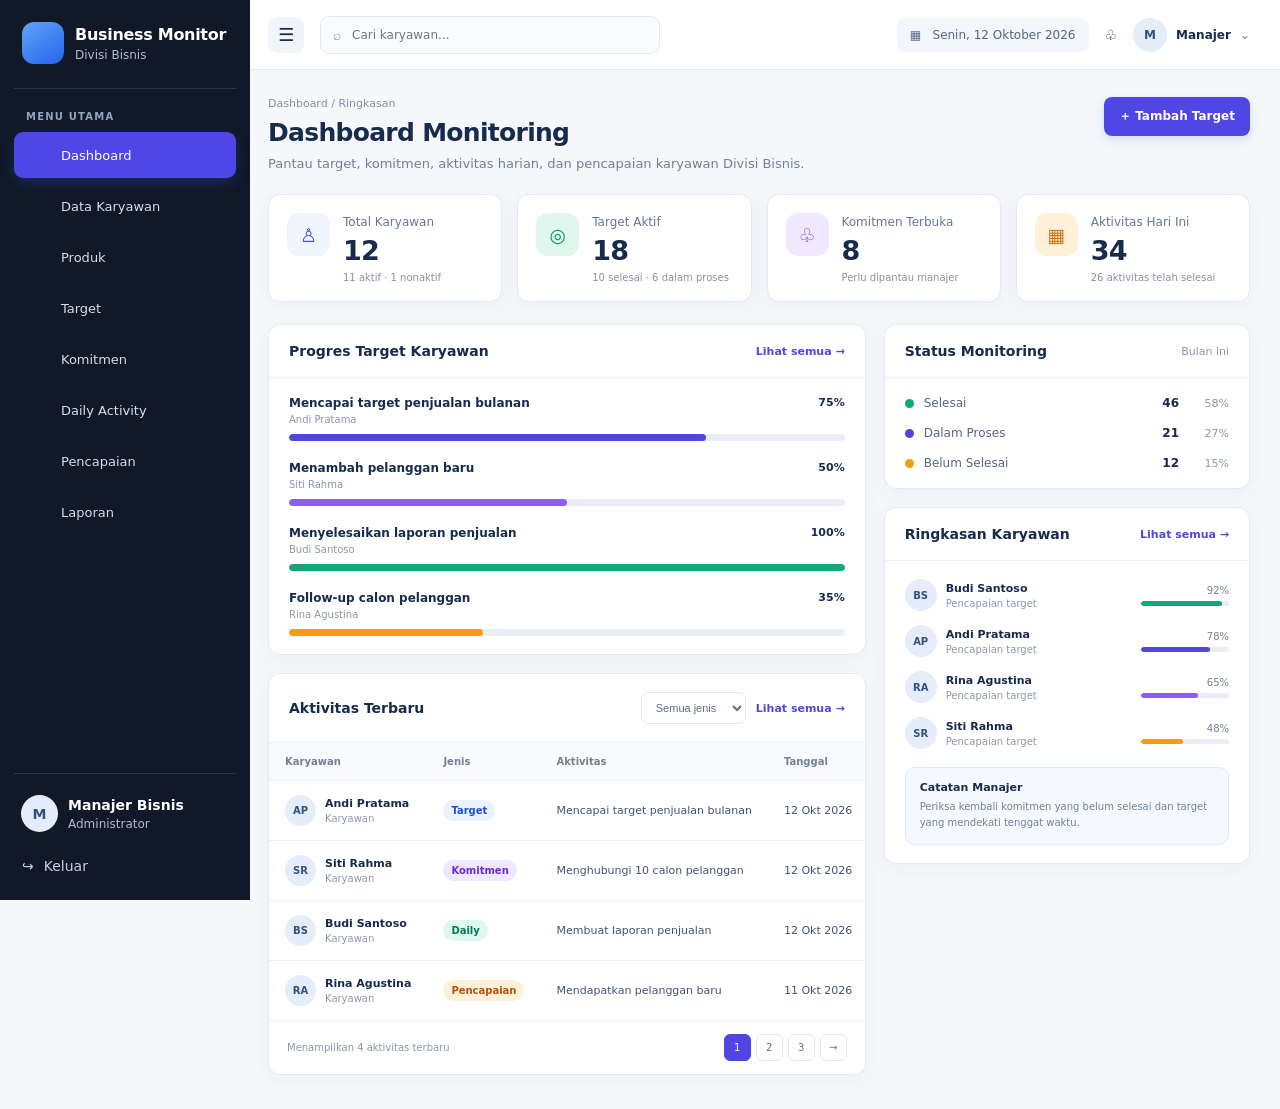
<file: index.html>
<!DOCTYPE html>
<html lang="id">
<head>
  <meta charset="UTF-8" />
  <meta name="viewport" content="width=device-width, initial-scale=1.0" />
  <title>Dashboard | Business Monitor</title>
  <!-- Basic Icons -->
  <link href="https://cdn.boxicons.com/3.0.8/fonts/basic/boxicons.min.css" rel="stylesheet">
  <!-- Filled Icons -->
  <link href="https://cdn.boxicons.com/3.0.8/fonts/filled/boxicons-filled.min.css" rel="stylesheet">
  <!-- Brand Icons -->
  <link href="https://cdn.boxicons.com/3.0.8/fonts/brands/boxicons-brands.min.css" rel="stylesheet">
  
  <style>
    :root {
      --navy: #172b4d;
      --navy-light: #223b62;
      --blue: #4f46e5;
      --blue-soft: #eff6ff;
      --bg: #f5f7fb;
      --surface: #ffffff;
      --text: #172b4d;
      --muted: #718096;
      --border: #e5eaf2;
      --green: #059669;
      --green-soft: #dff7ed;
      --orange: #c77716;
      --orange-soft: #fff0d9;
      --purple: #7c3aed;
      --purple-soft: #f0e8ff;
      --red: #dc2626;
      --red-soft: #fee8e8;
      --shadow: 0 4px 18px rgba(23, 43, 77, .04);
    }

    * { 
      box-sizing: border-box; 
    }

    body {
      margin: 0;
      font-family: Inter, ui-sans-serif, system-ui, -apple-system, BlinkMacSystemFont, "Segoe UI", sans-serif;
      color: var(--text);
      background: var(--bg);
      font-size: 14px;
    }
    button, input { font: inherit; }
    a { color: inherit; text-decoration: none; }

    .app { min-height: 100vh; }
    .sidebar {
      width: 250px;
      background: #111827;
      color: #fff;
      position: fixed;
      inset: 0 auto 0 0;
      display: flex;
      flex-direction: column;
      padding: 22px 14px 16px;
      z-index: 10;
    }
    .brand {
      display: flex;
      align-items: center;
      gap: 11px;
      padding: 0 8px 24px;
      border-bottom: 1px solid rgba(255,255,255,.12);
      margin-bottom: 22px;
    }
    .brand-mark {
      width: 42px; height: 42px; border-radius: 12px;
      display: grid; place-items: center;
      background: linear-gradient(145deg, #60a5fa, #2563eb);
      color: white; font-size: 22px; font-weight: 800;
    }
    .brand-name { font-size: 16px; font-weight: 750; letter-spacing: -.3px; }
    .brand-sub { color: #aebdd5; font-size: 12px; margin-top: 4px; }
    .nav-label {
      color: #91a4c1; text-transform: uppercase; letter-spacing: 1.2px;
      font-size: 10px; font-weight: 700; padding: 0 12px 10px;
    }

/* Navigasi utama */
.nav {
    display: flex;
    flex-direction: column;
    gap: 5px;
}

.nav > a,
.nav-product-link {
    display: flex;
    align-items: center;
    gap: 12px;
    width: 100%;
    min-height: 42px;
    padding: 12px 13px;
    border-radius: 9px;
    color: #d3deef;
    font-size: 13px;
    font-weight: 500;
    text-decoration: none;
    transition: background 0.18s ease, color 0.18s ease;
}

.nav > a:hover,
.nav-product-link:hover {
    background: rgba(255, 255, 255, 0.08);
    color: white;
}

.nav > a.active,
.nav-product-link.active {
    background: var(--blue);
    color: white;
    box-shadow: 0 5px 14px rgba(37, 99, 235, 0.24);
}

/* Ikon dan teks sejajar */
.nav-icon {
    width: 22px;
    min-width: 22px;
    text-align: center;
    font-size: 20px;
    height: 22px;
    display: inline-flex;
    align-items: center;
    justify-content: center;
}

/* Baris menu Produk */
.nav-product-row {
    display: flex;
    align-items: center;
    width: 100%;
    min-height: 42px;
    border-radius: 9px;
}

.nav-product-row:hover {
    background: rgba(255, 255, 255, 0.08);
}

.nav-product-link {
    flex: 1;
    min-width: 0;
}

.nav-toggle {
    display: flex;
    align-items: center;
    justify-content: center;
    flex-shrink: 0;
    width: 36px;
    height: 42px;
    padding: 0;
    border: none;
    border-radius: 8px;
    background: transparent;
    color: #d3deef;
    cursor: pointer;
}

.nav-toggle:hover {
    color: white;
}

.arrow-icon {
    font-size: 18px;
    transition: transform 0.3s ease;
}

.nav-group.open .arrow-icon {
    transform: rotate(180deg);
}

/* Submenu */
.submenu {
    display: none;
    padding: 5px 0 5px 20px;
}

.nav-group.open .submenu {
    display: block;
}

.submenu-link {
    display: flex;
    align-items: center;
    gap: 10px;
    min-height: 38px;
    margin-top: 4px;
    padding: 10px 12px;
    border-radius: 8px;
    color: #c4d1e5;
    text-decoration: none;
    font-size: 12px;
}

.submenu-link:hover,
.submenu-link.active {
    background: rgba(255, 255, 255, 0.12);
    color: white;
}

.submenu-link i {
    width: 18px;
    min-width: 18px;
    text-align: center;
    font-size: 16px;
}

    

    .sidebar-bottom { margin-top: auto; border-top: 1px solid rgba(255,255,255,.12); padding-top: 17px; }
    .profile { display: flex; align-items: center; gap: 10px; padding: 4px 7px 16px; }
    .avatar {
      display: grid; place-items: center; flex-shrink: 0;
      width: 37px; height: 37px; border-radius: 50%;
      background: #e5edfb; color: #31517f; font-weight: 750;
    }
    .profile-name { font-weight: 650; font-size: 14px; }
    .profile-role { color: #aebdd5; font-size: 12px; margin-top: 4px; }
    .logout { display: flex; align-items: center; gap: 10px; color: #c4d1e5; padding: 10px 8px; font-size: 14px; }

    .main { margin-left: 238px; min-height: 100vh; }
    .topbar {
      height: 70px; background: var(--surface); border-bottom: 1px solid var(--border);
      display: flex; align-items: center; justify-content: space-between; gap: 20px;
      padding: 0 30px; position: sticky; top: 0; z-index: 5;
    }
    .top-left, .top-right { display: flex; align-items: center; gap: 16px; }
    .menu-button {
      border: 0; background: #f1f5fb; color: var(--navy); width: 36px; height: 36px;
      border-radius: 9px; cursor: pointer; font-size: 18px;
    }
    .search {
      width: min(340px, 30vw); height: 38px; border: 1px solid var(--border);
      border-radius: 9px; display: flex; align-items: center; gap: 9px;
      padding: 0 12px; background: #f9fbfe; color: #8190a7;
    }
    .search input { border: 0; outline: 0; background: transparent; width: 100%; color: var(--text); font-size: 12px; }
    .date-pill { background: #f3f6fb; padding: 10px 13px; border-radius: 8px; font-size: 12px; color: #526582; white-space: nowrap; }
    .manager { display: flex; align-items: center; gap: 9px; font-size: 12px; font-weight: 650; }
    .manager .avatar { width: 34px; height: 34px; }
    .content { padding: 27px 30px 34px; max-width: 1600px; margin: 0 auto; }
    .page-heading { display: flex; align-items: flex-start; justify-content: space-between; gap: 16px; margin-bottom: 23px; }
    .eyebrow { color: #8190a7; font-size: 11px; margin-bottom: 8px; }
    h1 { font-size: 25px; line-height: 1.2; margin: 0; letter-spacing: -.7px; }
    .subtitle { margin: 8px 0 0; color: var(--muted); font-size: 13px; }
    .primary-btn {
      display: inline-flex; align-items: center; justify-content: center; gap: 8px;
      border: 0; border-radius: 8px; background: var(--blue); color: white;
      padding: 11px 15px; font-size: 12px; font-weight: 650; cursor: pointer;
      box-shadow: 0 4px 10px rgba(37,99,235,.16);
    }
    .primary-btn:hover { background: #1d4ed8; }

    .stats { display: grid; grid-template-columns: repeat(4, minmax(0, 1fr)); gap: 15px; margin-bottom: 22px; }
    .stat-card {
      background: var(--surface); border: 1px solid var(--border); border-radius: 12px;
      padding: 18px; display: flex; align-items: flex-start; gap: 13px; box-shadow: var(--shadow);
      min-width: 0;
    }
    .stat-icon { width: 43px; height: 43px; display: grid; place-items: center; border-radius: 12px; font-size: 19px; flex-shrink: 0; }
    .icon-blue { background: var(--blue-soft); color: var(--blue); }
    .icon-green { background: var(--green-soft); color: var(--green); }
    .icon-orange { background: var(--orange-soft); color: var(--orange); }
    .icon-purple { background: var(--purple-soft); color: var(--purple); }
    .stat-label { color: #667792; font-size: 12px; margin: 2px 0 8px; }
    .stat-value { font-size: 27px; line-height: 1; font-weight: 750; letter-spacing: -.8px; }
    .stat-note { color: #8391a6; font-size: 10px; margin-top: 8px; }

    .dashboard-grid { display: grid; grid-template-columns: minmax(0, 1.55fr) minmax(300px, .95fr); gap: 18px; align-items: start; }
    .panel { background: var(--surface); border: 1px solid var(--border); border-radius: 12px; box-shadow: var(--shadow); min-width: 0; }
    .panel-header { display: flex; justify-content: space-between; align-items: center; gap: 12px; padding: 18px 20px; border-bottom: 1px solid #edf0f5; }
    .panel-title { margin: 0; font-size: 14px; font-weight: 750; }
    .panel-link { color: var(--blue); font-size: 11px; font-weight: 650; }
    .panel-body { padding: 18px 20px; }
    .target-row { margin-bottom: 20px; }
    .target-row:last-child { margin-bottom: 0; }
    .target-meta { display: flex; justify-content: space-between; gap: 12px; margin-bottom: 9px; }
    .target-name { font-size: 12px; font-weight: 650; }
    .target-owner { font-size: 10px; color: #8996a9; margin-top: 4px; }
    .target-percent { font-size: 11px; font-weight: 700; white-space: nowrap; }
    .progress { height: 7px; border-radius: 20px; background: #e9eef6; overflow: hidden; }
    .progress-bar { height: 100%; border-radius: inherit; background: var(--blue); }
    .progress-bar.green { background: #10a878; }
    .progress-bar.orange { background: #f59e0b; }
    .progress-bar.purple { background: #8b5cf6; }

    .status-list { display: grid; gap: 16px; }
    .status-item { display: flex; align-items: center; gap: 10px; }
    .status-dot { width: 9px; height: 9px; border-radius: 50%; flex-shrink: 0; }
    .dot-green { background: #10a878; } .dot-blue { background: var(--blue); } .dot-orange { background: #f59e0b; }
    .status-name { color: #566780; font-size: 12px; flex: 1; }
    .status-count { font-weight: 700; font-size: 12px; }
    .status-percent { color: #8996a9; font-size: 11px; width: 40px; text-align: right; }

    .activity-panel { margin-top: 18px; }
    .table-tools { display: flex; gap: 10px; align-items: center; }
    .select {
      border: 1px solid var(--border); border-radius: 7px; padding: 8px 10px;
      color: #5e6f88; background: white; font-size: 11px; outline: 0;
    }
    .table-wrap { overflow-x: auto; }
    table { width: 100%; border-collapse: collapse; white-space: nowrap; }
    th { background: #f8fafd; color: #718096; text-align: left; font-size: 10px; font-weight: 700; padding: 13px 16px; }
    td { border-top: 1px solid #edf1f6; padding: 14px 16px; font-size: 11px; color: #405471; }
    tbody tr:hover { background: #fbfdff; }
    .employee-cell { display: flex; align-items: center; gap: 9px; }
    .employee-cell .avatar { width: 31px; height: 31px; font-size: 10px; }
    .employee-name { color: var(--text); font-weight: 650; font-size: 11px; }
    .employee-role { color: #8b98ab; font-size: 10px; margin-top: 3px; }
    .type-badge, .status-badge { display: inline-flex; align-items: center; padding: 5px 8px; border-radius: 20px; font-size: 10px; font-weight: 650; }
    .type-target { color: #1d4ed8; background: #eaf2ff; }
    .type-commitment { color: #6d28d9; background: #f0e8ff; }
    .type-daily { color: #047857; background: #ddf8ed; }
    .type-achievement { color: #b45309; background: #fff0d9; }
    .status-done { color: #047857; background: #ddf8ed; }
    .status-progress { color: #1d4ed8; background: #eaf2ff; }
    .status-pending { color: #b45309; background: #fff0d9; }
    .mini-progress { display: flex; align-items: center; gap: 8px; min-width: 100px; }
    .mini-progress .progress { width: 62px; height: 5px; }
    .mini-progress span { font-size: 10px; color: #62728a; }
    .action-btn { border: 1px solid var(--border); background: white; color: #60738f; border-radius: 6px; padding: 5px 7px; cursor: pointer; margin-right: 3px; }
    .action-btn:hover { color: var(--blue); border-color: #b8ccf8; }
    .panel-footer { padding: 13px 18px; display: flex; align-items: center; justify-content: space-between; gap: 12px; border-top: 1px solid #edf1f6; color: #8996a9; font-size: 10px; }
    .pagination { display: flex; gap: 5px; }
    .page-btn { border: 1px solid var(--border); background: white; color: #60738f; border-radius: 6px; width: 27px; height: 27px; font-size: 10px; }
    .page-btn.active { background: var(--blue); color: white; border-color: var(--blue); }
    .right-column { display: grid; gap: 18px; }
    .employee-summary { display: grid; gap: 14px; }
    .employee-summary-row { display: flex; align-items: center; gap: 9px; }
    .employee-summary-row .avatar { width: 32px; height: 32px; font-size: 10px; }
    .employee-info { flex: 1; min-width: 0; }
    .employee-info .employee-name { overflow: hidden; text-overflow: ellipsis; white-space: nowrap; }
    .employee-score { width: 88px; }
    .employee-score-top { display: flex; justify-content: flex-end; margin-bottom: 5px; color: #718096; font-size: 10px; }
    .employee-score .progress { height: 5px; }
    .quick-note { margin-top: 18px; border: 1px solid #dce8fc; background: #f5f9ff; border-radius: 10px; padding: 13px 14px; }
    .quick-note strong { display: block; font-size: 11px; margin-bottom: 5px; }
    .quick-note p { color: #718096; font-size: 10px; line-height: 1.6; margin: 0; }

    @media (max-width: 1200px) {
      .stats { grid-template-columns: repeat(2, minmax(0, 1fr)); }
      .dashboard-grid { grid-template-columns: 1fr; }
      .right-column { grid-template-columns: repeat(2, minmax(0, 1fr)); }
    }
    @media (max-width: 800px) {
      .sidebar { width: 72px; padding: 18px 9px; }
      .brand { justify-content: center; padding: 0 0 20px; }
      .brand-copy, .nav-label, .nav-text, .profile-copy, .logout-text { display: none; }
      .nav a { justify-content: center; padding: 12px 8px; }
      .nav-icon { font-size: 18px; }
      .profile { justify-content: center; padding-inline: 0; }
      .logout { justify-content: center; }
      .main { margin-left: 72px; }
      .topbar { padding: 0 18px; }
      .date-pill { display: none; }
      .content { padding: 22px 18px; }
      .right-column { grid-template-columns: 1fr; }
    }
    @media (max-width: 560px) {
      .topbar { height: 60px; gap: 10px; }
      .top-left, .top-right { gap: 8px; }
      .search { width: 42vw; }
      .manager .manager-label { display: none; }
      .content { padding: 18px 12px; }
      .page-heading { flex-direction: column; }
      h1 { font-size: 22px; }
      .stats { grid-template-columns: 1fr 1fr; gap: 9px; }
      .stat-card { padding: 12px; gap: 9px; }
      .stat-icon { width: 34px; height: 34px; font-size: 16px; }
      .stat-value { font-size: 22px; }
      .stat-label { font-size: 10px; }
      .stat-note { font-size: 9px; }
      .panel-header, .panel-body { padding: 14px; }
      .panel-header { align-items: flex-start; }
      .table-tools { flex-wrap: wrap; }
      .panel-footer { align-items: flex-start; flex-direction: column; }
    }
  </style>
</head>
<body>
  <div class="app">
    <aside class="sidebar">
      <div class="brand">
        <i class="bx bx-bar-chart-big brand-mark"></i>
        <div class="brand-copy">
          <div class="brand-name">Business Monitor</div>
          <div class="brand-sub">Divisi Bisnis</div>
        </div>
      </div>

      <div class="nav-label">Menu Utama</div>
      <nav class="nav" aria-label="Navigasi utama"> 
        <a class="active" href="index.html">
            <i class="bx bx-home-alt nav-icon"></i>
            <span class="nav-text">Dashboard</span>
        </a>
        <a href="employees.html">
            <i class="bx bx-user nav-icon"></i>
            <span class="nav-text">Data Karyawan</span>
        </a> 

        <!-- Menu Produk dengan submenu -->
        <div class="nav-group">
            <div class="nav-product-row">
                <a href="products.html" class="nav-product-link">
                    <i class="bx bx-package nav-icon"></i>
                    <span class="nav-text">Produk</span>
                </a>

                <button
                    type="button"
                    class="nav-toggle"
                    id="produkToggle"
                    aria-label="Buka submenu Produk"
                    aria-expanded="false"
                >
                    <i class="bx bx-chevron-down arrow-icon"></i>
                </button>
            </div>

            <div class="submenu" id="produkSubmenu">
                <a href="./bank.html" class="submenu-link active" data-page="bank">
                    <i class="bx bx-buildings"></i>
                    <span>Data Bank</span>
                </a>

                <a href="product.html" class="submenu-link" data-page="produk">
                    <i class="bx bx-box"></i>
                    <span>Data Produk</span>
                </a>
            </div>
        </div>

        <a href="targets.html">
            <i class="bx bx-bullseye nav-icon"></i>
            <span class="nav-text">Target</span>
        </a>
        <a href="commitments.html">
            <i class="bx bx-check-shield nav-icon"></i>
            <span class="nav-text">Komitmen</span>
        </a>
        <a href="daily-activities.html">
            <i class="bx bx-calendar-check nav-icon"></i>
            <span class="nav-text">Daily Activity</span>
        </a>
        <a href="achievements.html">
            <i class="bx bx-trophy nav-icon"></i>
            <span class="nav-text">Pencapaian</span>
        </a>
        <a href="reports.html">
            <i class="bx bx-file nav-icon"></i>
            <span class="nav-text">Laporan</span>
        </a>
      </nav>

      <div class="sidebar-bottom">
        <div class="profile">
          <div class="avatar">M</div>
          <div class="profile-copy">
            <div class="profile-name">Manajer Bisnis</div>
            <div class="profile-role">Administrator</div>
          </div>
        </div>
        <a class="logout" href="#"><span>↪</span><span class="logout-text">Keluar</span></a>
      </div>
    </aside>

    <main class="main">
      <header class="topbar">
        <div class="top-left">
          <button class="menu-button" aria-label="Menu">☰</button>
          <label class="search">
            <span>⌕</span>
            <input type="search" placeholder="Cari karyawan..." aria-label="Cari karyawan" />
          </label>
        </div>
        <div class="top-right">
          <div class="date-pill">▦ &nbsp; Senin, 12 Oktober 2026</div>
          <span aria-label="Notifikasi" title="Notifikasi">♧</span>
          <div class="manager">
            <div class="avatar">M</div>
            <span class="manager-label">Manajer</span>
            <span style="color:#8190a7">⌄</span>
          </div>
        </div>
      </header>

      <section class="content">
        <div class="page-heading">
          <div>
            <div class="eyebrow">Dashboard / Ringkasan</div>
            <h1>Dashboard Monitoring</h1>
            <p class="subtitle">Pantau target, komitmen, aktivitas harian, dan pencapaian karyawan Divisi Bisnis.</p>
          </div>
          <a class="primary-btn" href="targets.html">＋ Tambah Target</a>
        </div>

        <section class="stats" aria-label="Ringkasan">
          <article class="stat-card">
            <div class="stat-icon icon-blue">♙</div>
            <div>
              <div class="stat-label">Total Karyawan</div>
              <div class="stat-value">12</div>
              <div class="stat-note">11 aktif · 1 nonaktif</div>
            </div>
          </article>
          <article class="stat-card">
            <div class="stat-icon icon-green">◎</div>
            <div>
              <div class="stat-label">Target Aktif</div>
              <div class="stat-value">18</div>
              <div class="stat-note">10 selesai · 6 dalam proses</div>
            </div>
          </article>
          <article class="stat-card">
            <div class="stat-icon icon-purple">♧</div>
            <div>
              <div class="stat-label">Komitmen Terbuka</div>
              <div class="stat-value">8</div>
              <div class="stat-note">Perlu dipantau manajer</div>
            </div>
          </article>
          <article class="stat-card">
            <div class="stat-icon icon-orange">▦</div>
            <div>
              <div class="stat-label">Aktivitas Hari Ini</div>
              <div class="stat-value">34</div>
              <div class="stat-note">26 aktivitas telah selesai</div>
            </div>
          </article>
        </section>

        <section class="dashboard-grid">
          <div>
            <article class="panel">
              <div class="panel-header">
                <h2 class="panel-title">Progres Target Karyawan</h2>
                <a class="panel-link" href="targets.html">Lihat semua →</a>
              </div>
              <div class="panel-body">
                <div class="target-row">
                  <div class="target-meta">
                    <div><div class="target-name">Mencapai target penjualan bulanan</div><div class="target-owner">Andi Pratama</div></div>
                    <div class="target-percent">75%</div>
                  </div>
                  <div class="progress"><div class="progress-bar" style="width:75%"></div></div>
                </div>
                <div class="target-row">
                  <div class="target-meta">
                    <div><div class="target-name">Menambah pelanggan baru</div><div class="target-owner">Siti Rahma</div></div>
                    <div class="target-percent">50%</div>
                  </div>
                  <div class="progress"><div class="progress-bar purple" style="width:50%"></div></div>
                </div>
                <div class="target-row">
                  <div class="target-meta">
                    <div><div class="target-name">Menyelesaikan laporan penjualan</div><div class="target-owner">Budi Santoso</div></div>
                    <div class="target-percent">100%</div>
                  </div>
                  <div class="progress"><div class="progress-bar green" style="width:100%"></div></div>
                </div>
                <div class="target-row">
                  <div class="target-meta">
                    <div><div class="target-name">Follow-up calon pelanggan</div><div class="target-owner">Rina Agustina</div></div>
                    <div class="target-percent">35%</div>
                  </div>
                  <div class="progress"><div class="progress-bar orange" style="width:35%"></div></div>
                </div>
              </div>
            </article>

            <article class="panel activity-panel">
              <div class="panel-header">
                <h2 class="panel-title">Aktivitas Terbaru</h2>
                <div class="table-tools">
                  <select class="select" aria-label="Filter jenis aktivitas">
                    <option>Semua jenis</option><option>Target</option><option>Komitmen</option><option>Daily Activity</option><option>Pencapaian</option>
                  </select>
                  <a class="panel-link" href="daily-activities.html">Lihat semua →</a>
                </div>
              </div>
              <div class="table-wrap">
                <table>
                  <thead>
                    <tr><th>Karyawan</th><th>Jenis</th><th>Aktivitas</th><th>Tanggal</th><th>Status</th><th>Aksi</th></tr>
                  </thead>
                  <tbody>
                    <tr>
                      <td><div class="employee-cell"><div class="avatar">AP</div><div><div class="employee-name">Andi Pratama</div><div class="employee-role">Karyawan</div></div></div></td>
                      <td><span class="type-badge type-target">Target</span></td>
                      <td>Mencapai target penjualan bulanan</td><td>12 Okt 2026</td>
                      <td><span class="status-badge status-progress">Dalam Proses</span></td>
                      <td><button class="action-btn" aria-label="Lihat detail">↗</button></td>
                    </tr>
                    <tr>
                      <td><div class="employee-cell"><div class="avatar">SR</div><div><div class="employee-name">Siti Rahma</div><div class="employee-role">Karyawan</div></div></div></td>
                      <td><span class="type-badge type-commitment">Komitmen</span></td>
                      <td>Menghubungi 10 calon pelanggan</td><td>12 Okt 2026</td>
                      <td><span class="status-badge status-pending">Belum Selesai</span></td>
                      <td><button class="action-btn" aria-label="Lihat detail">↗</button></td>
                    </tr>
                    <tr>
                      <td><div class="employee-cell"><div class="avatar">BS</div><div><div class="employee-name">Budi Santoso</div><div class="employee-role">Karyawan</div></div></div></td>
                      <td><span class="type-badge type-daily">Daily</span></td>
                      <td>Membuat laporan penjualan</td><td>12 Okt 2026</td>
                      <td><span class="status-badge status-done">Selesai</span></td>
                      <td><button class="action-btn" aria-label="Lihat detail">↗</button></td>
                    </tr>
                    <tr>
                      <td><div class="employee-cell"><div class="avatar">RA</div><div><div class="employee-name">Rina Agustina</div><div class="employee-role">Karyawan</div></div></div></td>
                      <td><span class="type-badge type-achievement">Pencapaian</span></td>
                      <td>Mendapatkan pelanggan baru</td><td>11 Okt 2026</td>
                      <td><span class="status-badge status-done">Selesai</span></td>
                      <td><button class="action-btn" aria-label="Lihat detail">↗</button></td>
                    </tr>
                  </tbody>
                </table>
              </div>
              <div class="panel-footer">
                <span>Menampilkan 4 aktivitas terbaru</span>
                <div class="pagination"><button class="page-btn active">1</button><button class="page-btn">2</button><button class="page-btn">3</button><button class="page-btn">→</button></div>
              </div>
            </article>
          </div>

          <div class="right-column">
            <article class="panel">
              <div class="panel-header"><h2 class="panel-title">Status Monitoring</h2><span style="font-size:11px;color:#8996a9">Bulan ini</span></div>
              <div class="panel-body">
                <div class="status-list">
                  <div class="status-item"><span class="status-dot dot-green"></span><span class="status-name">Selesai</span><span class="status-count">46</span><span class="status-percent">58%</span></div>
                  <div class="status-item"><span class="status-dot dot-blue"></span><span class="status-name">Dalam Proses</span><span class="status-count">21</span><span class="status-percent">27%</span></div>
                  <div class="status-item"><span class="status-dot dot-orange"></span><span class="status-name">Belum Selesai</span><span class="status-count">12</span><span class="status-percent">15%</span></div>
                </div>
              </div>
            </article>

            <article class="panel">
              <div class="panel-header"><h2 class="panel-title">Ringkasan Karyawan</h2><a class="panel-link" href="employees.html">Lihat semua →</a></div>
              <div class="panel-body">
                <div class="employee-summary">
                  <div class="employee-summary-row">
                    <div class="avatar">BS</div><div class="employee-info"><div class="employee-name">Budi Santoso</div><div class="employee-role">Pencapaian target</div></div>
                    <div class="employee-score"><div class="employee-score-top">92%</div><div class="progress"><div class="progress-bar green" style="width:92%"></div></div></div>
                  </div>
                  <div class="employee-summary-row">
                    <div class="avatar">AP</div><div class="employee-info"><div class="employee-name">Andi Pratama</div><div class="employee-role">Pencapaian target</div></div>
                    <div class="employee-score"><div class="employee-score-top">78%</div><div class="progress"><div class="progress-bar" style="width:78%"></div></div></div>
                  </div>
                  <div class="employee-summary-row">
                    <div class="avatar">RA</div><div class="employee-info"><div class="employee-name">Rina Agustina</div><div class="employee-role">Pencapaian target</div></div>
                    <div class="employee-score"><div class="employee-score-top">65%</div><div class="progress"><div class="progress-bar purple" style="width:65%"></div></div></div>
                  </div>
                  <div class="employee-summary-row">
                    <div class="avatar">SR</div><div class="employee-info"><div class="employee-name">Siti Rahma</div><div class="employee-role">Pencapaian target</div></div>
                    <div class="employee-score"><div class="employee-score-top">48%</div><div class="progress"><div class="progress-bar orange" style="width:48%"></div></div></div>
                  </div>
                </div>
                <div class="quick-note">
                  <strong>Catatan Manajer</strong>
                  <p>Periksa kembali komitmen yang belum selesai dan target yang mendekati tenggat waktu.</p>
                </div>
              </div>
            </article>
          </div>
        </section>
      </section>
    </main>
  </div>
  <script>
    
    const produkToggle = document.getElementById("produkToggle");
    const produkSubmenu = document.getElementById("produkSubmenu");
    const produkGroup = produkToggle.closest(".nav-group");
    const submenuLinks = document.querySelectorAll(".submenu-link");

    // Buka atau tutup submenu Produk
    produkToggle.addEventListener("click", () => {
        produkGroup.classList.toggle("open");
    });

   

    // Contoh fungsi untuk menampilkan grafik bank
    function renderBankChart() {
        document.getElementById("chartTitle").textContent =
            "Grafik Data Bank";

        bankChart.data.labels = bankData.map(item => item.name);
        bankChart.data.datasets[0].data = bankData.map(
            item => item[currentMetric]
        );

        bankChart.update();
    }

    // Contoh fungsi untuk menampilkan grafik produk
    function renderProductChart() {
        document.getElementById("chartTitle").textContent =
            "Grafik Data Produk";

        productChart.data.labels = productData.map(item => item.name);
        productChart.data.datasets[0].data = productData.map(
            item => item[currentMetric]
        );

        productChart.update();
    }
  </script>
</body>
</html>
</file>
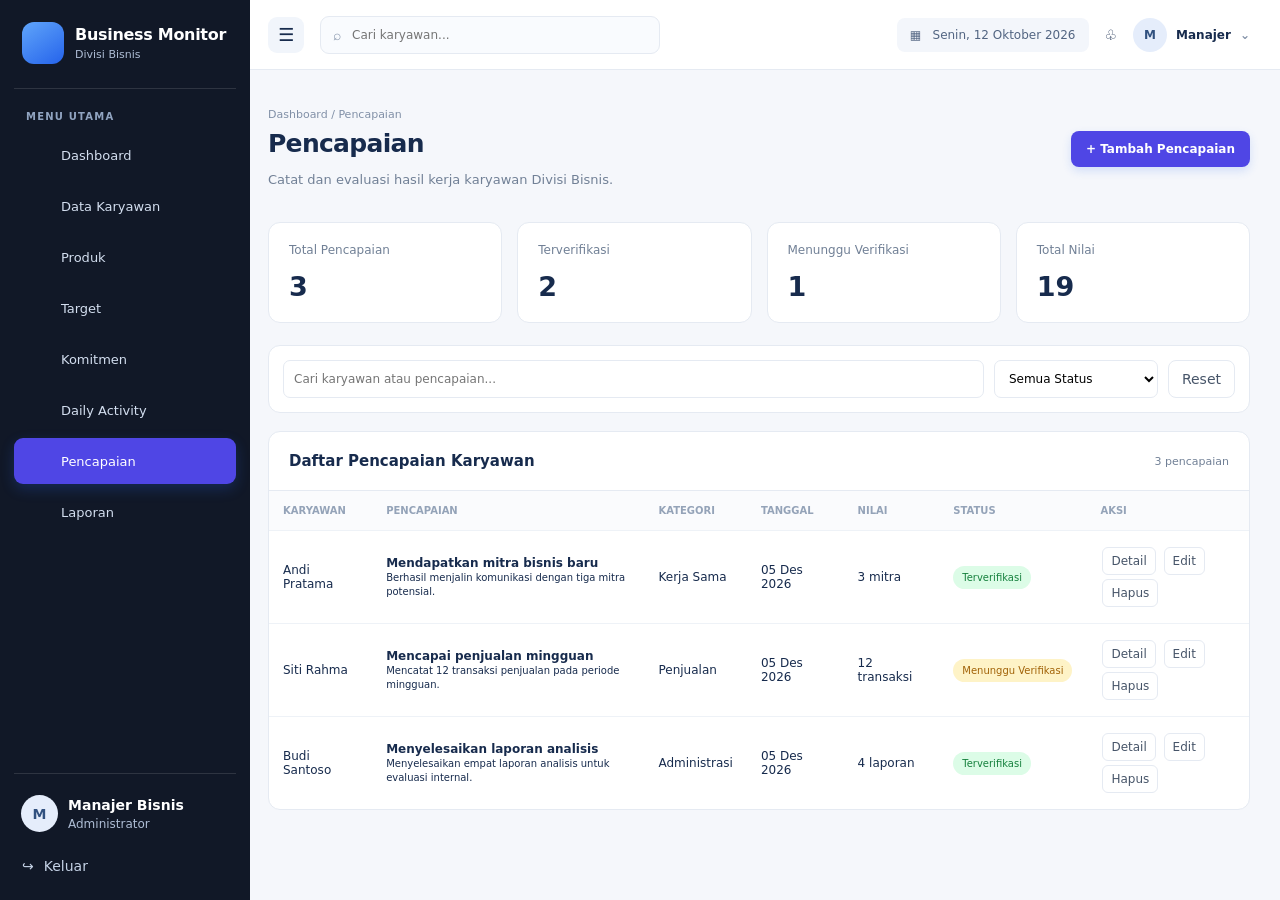
<file: achievements.html>
<!DOCTYPE html>
<html lang="id">
<head>
    <meta charset="UTF-8">
    <meta name="viewport" content="width=device-width, initial-scale=1.0">
    <title>Pencapaian | Business Monitor</title>
    <link rel="stylesheet" href="achievement.css">

    <!-- Basic Icons -->
    <link href="https://cdn.boxicons.com/3.0.8/fonts/basic/boxicons.min.css" rel="stylesheet">
    <!-- Filled Icons -->
    <link href="https://cdn.boxicons.com/3.0.8/fonts/filled/boxicons-filled.min.css" rel="stylesheet">
    <!-- Brand Icons -->
    <link href="https://cdn.boxicons.com/3.0.8/fonts/brands/boxicons-brands.min.css" rel="stylesheet">
  
</head>
<body>
    <aside class="sidebar">
        <div class="brand"><i class="bx bx-bar-chart-big brand-mark"></i><div class="brand-copy"><div class="brand-name">Business Monitor</div><div class="brand-sub">Divisi Bisnis</div></div></div>
        <div class="nav-label">Menu Utama</div>
        <nav class="nav" aria-label="Navigasi utama">
            <a href="index.html">
                <i class="bx bx-home-alt nav-icon"></i>
                <span class="nav-text">Dashboard</span>
            </a>
            <a  href="employees.html">
                <i class="bx bx-user nav-icon"></i>
                <span class="nav-text">Data Karyawan</span>
            </a>
            
            <!-- Menu Produk dengan submenu -->
            <div class="nav-group">
                <div class="nav-product-row">
                    <a href="products.html" class="nav-product-link">
                        <i class="bx bx-package nav-icon"></i>
                        <span class="nav-text">Produk</span>
                    </a>

                    <button
                        type="button"
                        class="nav-toggle"
                        id="produkToggle"
                        aria-label="Buka submenu Produk"
                        aria-expanded="false"
                    >
                        <i class="bx bx-chevron-down arrow-icon"></i>
                    </button>
                </div>

                <div class="submenu" id="produkSubmenu">
                    <a href="bank.html" class="submenu-link active" data-page="bank">
                        <i class="bx bx-buildings"></i>
                        <span>Data Bank</span>
                    </a>

                    <a href="product.html" class="submenu-link" data-page="produk">
                        <i class="bx bx-box"></i>
                        <span>Data Produk</span>
                    </a>
                </div>
            </div>
            <a href="targets.html">
                <i class="bx bx-bullseye nav-icon"></i>
                <span class="nav-text">Target</span>
            </a>
            <a href="commitments.html">
                <i class="bx bx-check-shield nav-icon"></i>
                <span class="nav-text">Komitmen</span>
            </a>
            <a href="daily-activities.html">
                <i class="bx bx-calendar-check nav-icon"></i>
                <span class="nav-text">Daily Activity</span>
            </a>
            <a class="active"href="achievements.html">
                <i class="bx bx-trophy nav-icon"></i>
                <span class="nav-text">Pencapaian</span>
            </a>
            <a href="reports.html">
                <i class="bx bx-file nav-icon"></i>
                <span class="nav-text">Laporan</span>
            </a>
        </nav>
        <div class="sidebar-bottom">
        <div class="profile"><div class="avatar">M</div><div class="profile-copy"><div class="profile-name">Manajer Bisnis</div><div class="profile-role">Administrator</div></div></div>
        <a class="logout" href="#"><span>↪</span><span class="logout-text">Keluar</span></a>
        </div>
    </aside>

    <main class="main">
        <header class="topbar">
            <div class="top-left"><button class="menu-button" aria-label="Menu">☰</button><label class="search"><span>⌕</span><input type="search" id="globalSearch" placeholder="Cari karyawan..." aria-label="Cari karyawan"></label></div>
            <div class="top-right"><div class="date-pill">▦ &nbsp; Senin, 12 Oktober 2026</div><span title="Notifikasi">♧</span><div class="manager"><div class="avatar">M</div><span class="manager-label">Manajer</span><span style="color:#8190a7">⌄</span></div></div>
        </header>

        <section class="content">
            <div class="page-header">
                <div>
                    <p class="breadcrumbs">Dashboard / Pencapaian</p>
                    <h1>Pencapaian</h1>
                    <p class="subtitle">Catat dan evaluasi hasil kerja karyawan Divisi Bisnis.</p>
                </div>
                <button class="primary-btn" onclick="openForm()">
                    + Tambah Pencapaian
                </button>
            </div>

            <section class="stats">
                <article class="stat-card">
                    <span>Total Pencapaian</span>
                    <strong id="total">0</strong>
                </article>
                <article class="stat-card">
                    <span>Terverifikasi</span>
                    <strong id="verified">0</strong>
                </article>
                <article class="stat-card">
                    <span>Menunggu Verifikasi</span>
                    <strong id="pending">0</strong>
                </article>
                <article class="stat-card">
                    <span>Total Nilai</span>
                    <strong id="totalValue">0</strong>
                </article>
            </section>

            <section class="filters">
                <input
                    id="search"
                    placeholder="Cari karyawan atau pencapaian..."
                    oninput="render()"
                >
                <select id="filterStatus" onchange="render()">
                    <option value="all">Semua Status</option>
                    <option value="verified">Terverifikasi</option>
                    <option value="pending">Menunggu Verifikasi</option>
                    <option value="revision">Perlu Perbaikan</option>
                </select>
                <button class="secondary" onclick="resetFilter()">
                    Reset
                </button>
            </section>

            <section class="panel">
                <div class="panel-heading">
                    <h3>Daftar Pencapaian Karyawan</h3>
                    <span id="count">0 pencapaian</span>
                </div>

                <div class="table-wrap">
                    <table>
                        <thead>
                            <tr>
                                <th>Karyawan</th>
                                <th>Pencapaian</th>
                                <th>Kategori</th>
                                <th>Tanggal</th>
                                <th>Nilai</th>
                                <th>Status</th>
                                <th>Aksi</th>
                            </tr>
                        </thead>
                        <tbody id="tableBody"></tbody>
                    </table>
                </div>
            </section>
        </section>
    </main>

    <div class="modal" id="modal">
        <form id="achievementForm" onsubmit="save(event)">
            <h2 id="formTitle">Tambah Pencapaian</h2>

            <label>Nama Karyawan</label>
            <input id="employee" required>

            <label>Judul Pencapaian</label>
            <input id="title" required>

            <label>Kategori</label>
            <select id="category">
                <option>Penjualan</option>
                <option>Kerja Sama</option>
                <option>Administrasi</option>
                <option>Lainnya</option>
            </select>

            <label>Tanggal</label>
            <input id="date" type="date" required>

            <label>Nilai Pencapaian</label>
            <input id="value" type="number" min="0" value="0">

            <label>Satuan Nilai</label>
            <input id="unit" placeholder="Contoh: pelanggan, dokumen">

            <label>Status Verifikasi</label>
            <select id="status">
                <option value="pending">Menunggu Verifikasi</option>
                <option value="verified">Terverifikasi</option>
                <option value="revision">Perlu Perbaikan</option>
            </select>

            <label>Deskripsi Hasil</label>
            <textarea id="description" required></textarea>

            <label>Tautan Bukti (opsional)</label>
            <input id="evidence" type="url" placeholder="https://...">

            <div class="form-actions">
                <button type="button" class="secondary" onclick="closeForm()">
                    Batal
                </button>
                <button class="primary" type="submit">Simpan</button>
            </div>
        </form>
    </div>

    <script src="achievement.js"></script>
</body>
</html>
</file>
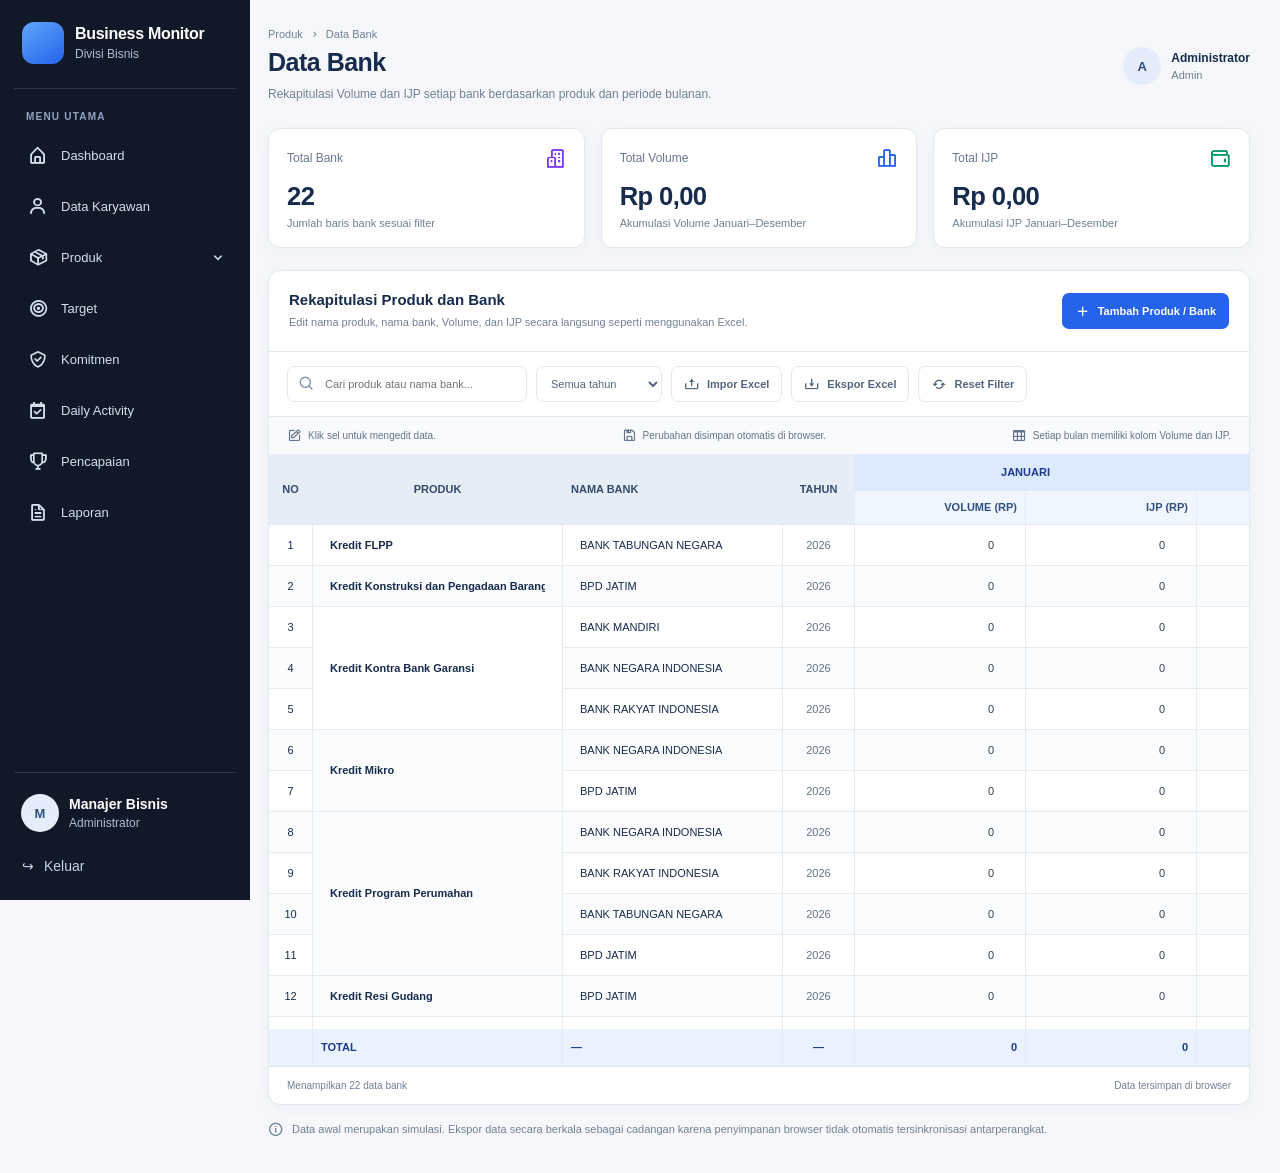
<file: bank.html>
<!DOCTYPE html>
<html lang="id">
<head>
    <meta charset="UTF-8">
    <meta name="viewport" content="width=device-width, initial-scale=1.0">
    <title>Data Bank | Dashboard Bisnis</title>

    <link href="https://unpkg.com/boxicons@2.1.4/css/boxicons.min.css" rel="stylesheet">
    <!-- Basic Icons -->
  <link href="https://cdn.boxicons.com/3.0.8/fonts/basic/boxicons.min.css" rel="stylesheet">
  <!-- Filled Icons -->
  <link href="https://cdn.boxicons.com/3.0.8/fonts/filled/boxicons-filled.min.css" rel="stylesheet">
  <!-- Brand Icons -->
  <link href="https://cdn.boxicons.com/3.0.8/fonts/brands/boxicons-brands.min.css" rel="stylesheet">
  
    <link rel="stylesheet" href="bank.css">
</head>
<body>
    <aside class="sidebar">
      <div class="brand">
        <i class="bx bx-bar-chart-big brand-mark"></i>
        <div class="brand-copy">
          <div class="brand-name">Business Monitor</div>
          <div class="brand-sub">Divisi Bisnis</div>
        </div>
      </div>

      <div class="nav-label">Menu Utama</div>
      <nav class="nav" aria-label="Navigasi utama"> 
        <a  href="index.html">
            <i class="bx bx-home-alt nav-icon"></i>
            <span class="nav-text">Dashboard</span>
        </a>
        <a href="employees.html">
            <i class="bx bx-user nav-icon"></i>
            <span class="nav-text">Data Karyawan</span>
        </a> 

        <!-- Menu Produk dengan submenu -->
        <div class="nav-group">
            <div class="nav-product-row active">
                <a href="products.html" class="nav-product-link">
                    <i class="bx bx-package nav-icon"></i>
                    <span class="nav-text">Produk</span>
                </a>

                <button
                    type="button"
                    class="nav-toggle"
                    id="produkToggle"
                    aria-label="Buka submenu Produk"
                    aria-expanded="false"
                >
                    <i class="bx bx-chevron-down arrow-icon"></i>
                </button>
            </div>

            <div class="submenu" id="produkSubmenu">
                <a href="bank.html" class="submenu-link active" data-page="bank">
                    <i class="bx bx-buildings"></i>
                    <span>Data Bank</span>
                </a>

                <a href="product.html" class="submenu-link" data-page="produk">
                    <i class="bx bx-box"></i>
                    <span>Data Produk</span>
                </a>
            </div>
        </div>

        <a href="targets.html">
            <i class="bx bx-bullseye nav-icon"></i>
            <span class="nav-text">Target</span>
        </a>
        <a href="commitments.html">
            <i class="bx bx-check-shield nav-icon"></i>
            <span class="nav-text">Komitmen</span>
        </a>
        <a href="daily-activities.html">
            <i class="bx bx-calendar-check nav-icon"></i>
            <span class="nav-text">Daily Activity</span>
        </a>
        <a href="achievements.html">
            <i class="bx bx-trophy nav-icon"></i>
            <span class="nav-text">Pencapaian</span>
        </a>
        <a href="reports.html">
            <i class="bx bx-file nav-icon"></i>
            <span class="nav-text">Laporan</span>
        </a>
      </nav>

      <div class="sidebar-bottom">
        <div class="profile">
          <div class="avatar">M</div>
          <div class="profile-copy">
            <div class="profile-name">Manajer Bisnis</div>
            <div class="profile-role">Administrator</div>
          </div>
        </div>
        <a class="logout" href="#"><span>↪</span><span class="logout-text">Keluar</span></a>
      </div>
    </aside>

    <main class="main">
        <header class="topbar">
            <div>
                <div class="breadcrumb">
                    Produk <i class="bx bx-chevron-right"></i> Data Bank
                </div>

                <h1>Data Bank</h1>

                <p class="page-desc">
                    Rekapitulasi Volume dan IJP setiap bank berdasarkan produk
                    dan periode bulanan.
                </p>
            </div>

            <div class="user-profile">
                <div class="avatar">A</div>
                <div>
                    <strong>Administrator</strong>
                    <small>Admin</small>
                </div>
            </div>
        </header>

        <!-- Ringkasan -->
        <section class="summary-grid">
            <article class="summary-card">
                <div class="summary-top">
                    <span>Total Bank</span>
                    <i class="bx bx-buildings purple"></i>
                </div>
                <h2 id="totalBanks">0</h2>
                <p>Jumlah baris bank sesuai filter</p>
            </article>

            <article class="summary-card">
                <div class="summary-top">
                    <span>Total Volume</span>
                    <i class="bx bx-bar-chart-alt-2 blue"></i>
                </div>
                <h2 id="totalVol">Rp0</h2>
                <p>Akumulasi Volume Januari–Desember</p>
            </article>

            <article class="summary-card">
                <div class="summary-top">
                    <span>Total IJP</span>
                    <i class="bx bx-wallet green"></i>
                </div>
                <h2 id="totalIjp">Rp0</h2>
                <p>Akumulasi IJP Januari–Desember</p>
            </article>
        </section>

        <!-- Tabel utama -->
        <section class="panel">
            <div class="panel-header">
                <div>
                    <h2>Rekapitulasi Produk dan Bank</h2>
                    <p>
                        Edit nama produk, nama bank, Volume, dan IJP secara
                        langsung seperti menggunakan Excel.
                    </p>
                </div>

                <button class="btn btn-primary" id="addBtn" type="button">
                    <i class="bx bx-plus"></i>
                    Tambah Produk / Bank
                </button>
            </div>

            <!-- Filter dan aksi -->
            <div class="toolbar">
                <label class="search-box">
                    <i class="bx bx-search"></i>
                    <input
                        type="search"
                        id="searchInput"
                        placeholder="Cari produk atau nama bank..."
                        aria-label="Cari produk atau nama bank"
                    >
                </label>

                <select id="yearFilter" aria-label="Filter tahun">
                    <option value="">Semua tahun</option>
                </select>

                <button class="btn btn-outline" id="importBtn" type="button">
                    <i class="bx bx-upload"></i>
                    Impor Excel
                </button>

                <input
                    type="file"
                    id="importFile"
                    accept=".xlsx,.xls,.csv"
                    hidden
                >

                <button class="btn btn-outline" id="exportBtn" type="button">
                    <i class="bx bx-download"></i>
                    Ekspor Excel
                </button>

                <button class="btn btn-outline" id="resetBtn" type="button">
                    <i class="bx bx-refresh"></i>
                    Reset Filter
                </button>
            </div>

            <!-- Informasi tabel -->
            <div class="spreadsheet-info">
                <span>
                    <i class="bx bx-edit"></i>
                    Klik sel untuk mengedit data.
                </span>

                <span>
                    <i class="bx bx-save"></i>
                    Perubahan disimpan otomatis di browser.
                </span>

                <span>
                    <i class="bx bx-table"></i>
                    Setiap bulan memiliki kolom Volume dan IJP.
                </span>
            </div>

            <!-- Spreadsheet -->
            <div class="table-wrap">
                <table id="bankTable">
                    <colgroup id="bankTableColumns">
                        <col class="col-number">
                        <col class="col-product">
                        <col class="col-bank">
                        <!-- Kolom Volume dan IJP dibuat oleh JavaScript -->
                    </colgroup>

                    <thead id="bankTableHead"></thead>
                    <tbody id="bankTableBody"></tbody>
                    <tfoot id="bankTableFoot"></tfoot>
                </table>

                <div class="empty-state" id="emptyState" hidden>
                    <i class="bx bx-folder-open"></i>
                    <strong>Data tidak ditemukan</strong>
                    <span>
                        Coba ubah pencarian, pilih tahun lain, atau tambahkan
                        produk dan bank baru.
                    </span>
                </div>
            </div>

            <div class="table-footer">
                <span id="tableCount">0 data bank</span>
                <span id="saveStatus">Data tersimpan di browser</span>
            </div>
        </section>

        <p class="disclaimer">
            <i class="bx bx-info-circle"></i>
            Data awal merupakan simulasi. Ekspor data secara berkala sebagai
            cadangan karena penyimpanan browser tidak otomatis tersinkronisasi
            antarperangkat.
        </p>
    </main>

    <!-- Modal tambah produk dan bank -->
    <div class="modal-backdrop" id="modalBackdrop" hidden>
        <section
            class="modal"
            role="dialog"
            aria-modal="true"
            aria-labelledby="modalTitle"
        >
            <div class="modal-header">
                <div>
                    <h2 id="modalTitle">Tambah Produk / Bank</h2>
                    <p>
                        Masukkan nama produk, nama bank, dan tahun pencatatan.
                    </p>
                </div>

                <button
                    class="icon-btn"
                    id="closeModalBtn"
                    type="button"
                    aria-label="Tutup"
                >
                    <i class="bx bx-x"></i>
                </button>
            </div>

            <form id="bankForm">
                <div class="form-group">
                    <label for="productName">
                        Nama Produk <span>*</span>
                    </label>

                    <input
                        type="text"
                        id="productName"
                        name="productName"
                        maxlength="150"
                        placeholder="Contoh: Kredit FLPP"
                        required
                    >
                </div>

                <div class="form-group">
                    <label for="bankName">
                        Nama Bank <span>*</span>
                    </label>

                    <input
                        type="text"
                        id="bankName"
                        name="bankName"
                        maxlength="100"
                        placeholder="Contoh: BANK TABUNGAN NEGARA"
                        required
                    >
                </div>

                <div class="form-group">
                    <label for="bankYear">
                        Tahun <span>*</span>
                    </label>

                    <input
                        type="number"
                        id="bankYear"
                        name="bankYear"
                        min="2000"
                        max="2100"
                        required
                    >
                </div>

                <div class="modal-actions">
                    <button
                        class="btn btn-outline"
                        id="cancelBtn"
                        type="button"
                    >
                        Batal
                    </button>

                    <button class="btn btn-primary" type="submit">
                        <i class="bx bx-save"></i>
                        Simpan Data
                    </button>
                </div>
            </form>
        </section>
    </div>

    <!-- Notifikasi -->
    <div class="toast" id="toast" role="status" aria-live="polite"></div>

    <!-- Library Excel -->
    <script src="https://cdn.sheetjs.com/xlsx-0.20.3/package/dist/xlsx.full.min.js"></script>

    <!-- Logika tabel -->
    <script src="bank.js"></script>
</body>
</html>
</file>
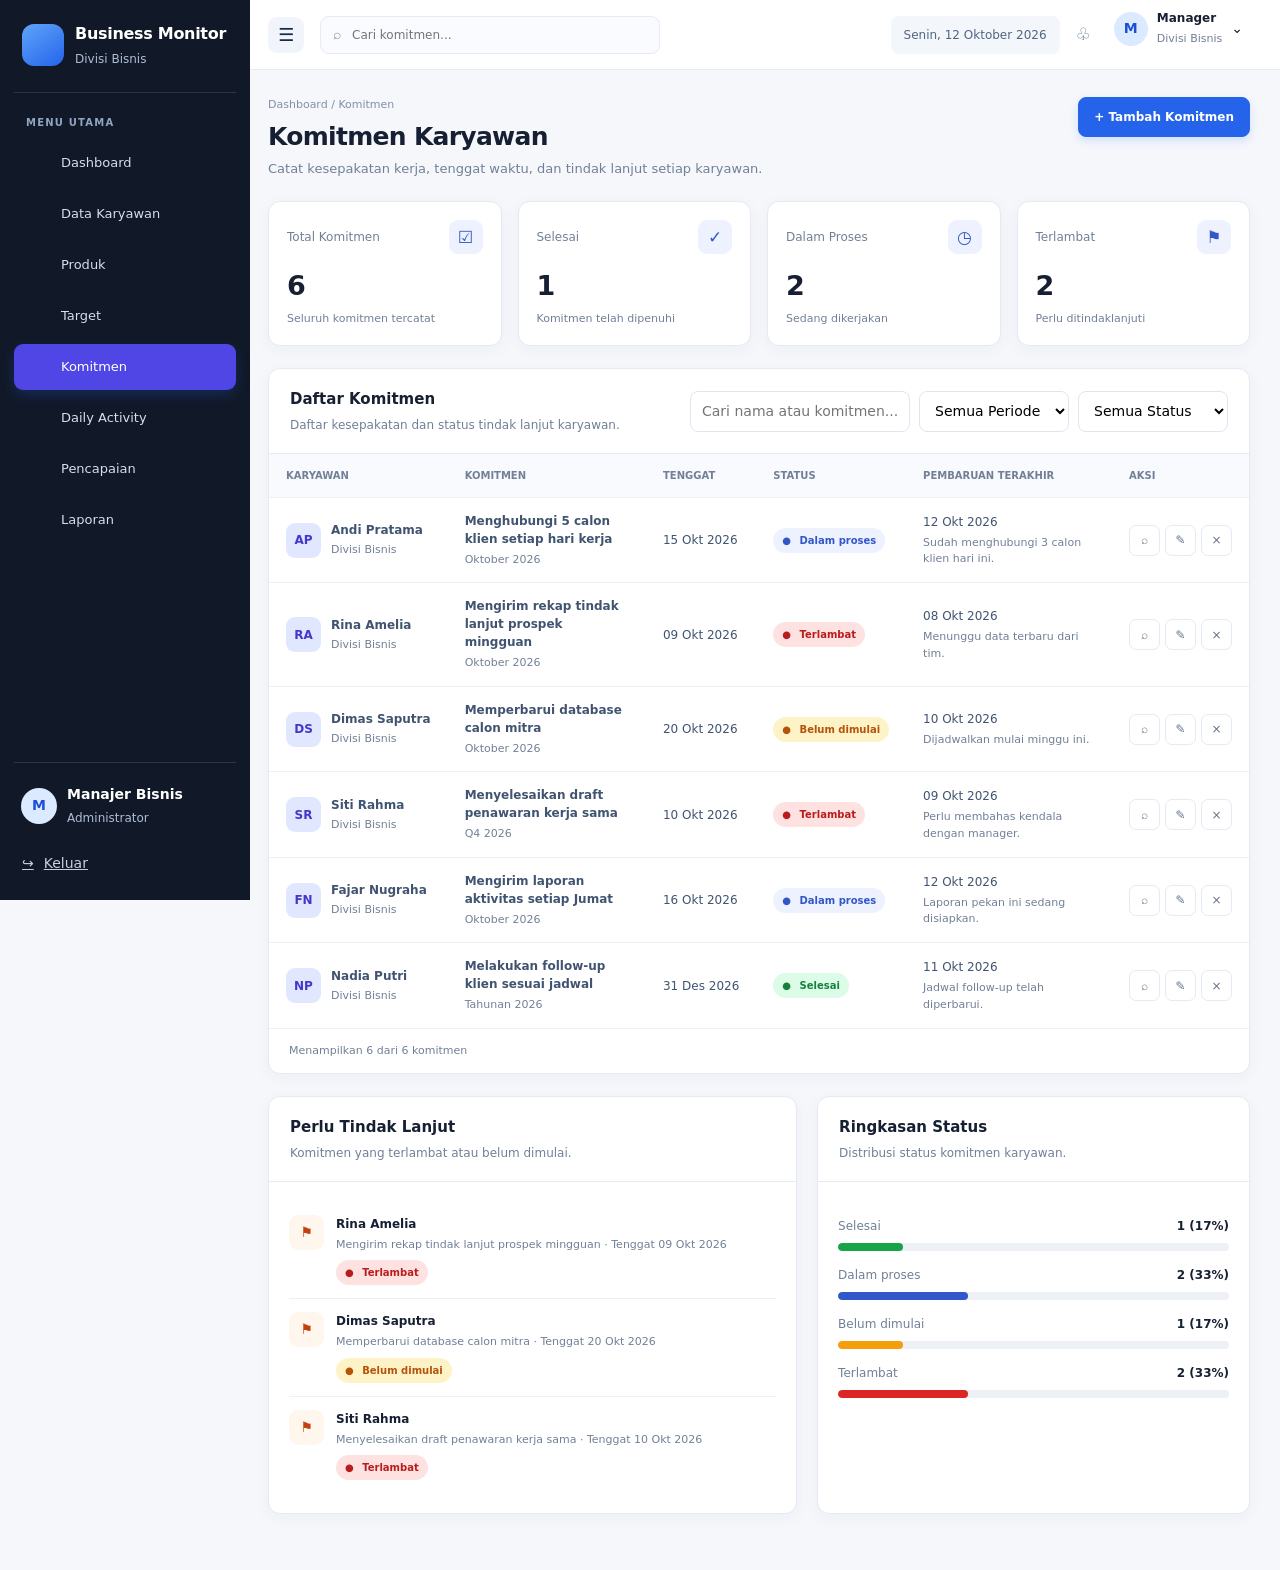
<file: commitments.html>
<!DOCTYPE html>

<html lang="id">

<head>

    <meta charset="UTF-8">

    <meta name="viewport" content="width=device-width, initial-scale=1.0">

    <title>Komitmen Karyawan | Business Monitor</title>

    <!-- Basic Icons -->
  <link href="https://cdn.boxicons.com/3.0.8/fonts/basic/boxicons.min.css" rel="stylesheet">
  <!-- Filled Icons -->
  <link href="https://cdn.boxicons.com/3.0.8/fonts/filled/boxicons-filled.min.css" rel="stylesheet">
  <!-- Brand Icons -->
  <link href="https://cdn.boxicons.com/3.0.8/fonts/brands/boxicons-brands.min.css" rel="stylesheet">
  


    <style>

        :root {

            --primary: #3157c8;
            --blue: #4f46e5;

            --primary-light: #eef2ff;
            --blue-soft: #eef2ff;

            --background: #f5f7fb;
            --bg: #f5f7fb;

            --text: #172033;

            --muted: #718096;

            --border: #e6eaf1;
            --line: #e6eaf1;

            --white: #ffffff;

            --green: #15803d;

            --green-bg: #dcfce7;

            --yellow: #b45309;
            --amber: #b45309;

            --yellow-bg: #fef3c7;
            --amber-bg: #fef3c7;

            --red: #b91c1c;

            --red-bg: #fee2e2;

        }



        * {

            box-sizing: border-box;

        }



        body {

            margin: 0;

            font-family: Arial, Helvetica, sans-serif;

            background: var(--background);

            color: var(--text);

            font-size: 14px;

        }



        button, input, select, textarea {

            font: inherit;

        }



        button {

            cursor: pointer;

        }



        .app {

            display: flex;

            min-height: 100vh;

        }



        /* SIDEBAR */



        .sidebar {
      width: 250px;
      background: #111827;
      color: #fff;
      position: fixed;
      inset: 0 auto 0 0;
      display: flex;
      flex-direction: column;
      padding: 22px 14px 16px;
      z-index: 10;
    }
    .brand {
      display: flex;
      align-items: center;
      gap: 11px;
      padding: 0 8px 24px;
      border-bottom: 1px solid rgba(255,255,255,.12);
      margin-bottom: 22px;
    }
    .brand-mark {
      width: 42px; height: 42px; border-radius: 12px;
      display: grid; place-items: center;
      background: linear-gradient(145deg, #60a5fa, #2563eb);
      color: white; font-size: 22px; font-weight: 800;
    }
    .brand-name { font-size: 16px; font-weight: 750; letter-spacing: -.3px; }
    .brand-sub { color: #aebdd5; font-size: 12px; margin-top: 4px; }
    .nav-label {
      color: #91a4c1; text-transform: uppercase; letter-spacing: 1.2px;
      font-size: 10px; font-weight: 700; padding: 0 12px 10px;
    }

/* Navigasi utama */
.nav {
    display: flex;
    flex-direction: column;
    gap: 5px;
}

.nav > a,
.nav-product-link {
    display: flex;
    align-items: center;
    gap: 12px;
    width: 100%;
    min-height: 42px;
    padding: 12px 13px;
    border-radius: 9px;
    color: #d3deef;
    font-size: 13px;
    font-weight: 500;
    text-decoration: none;
    transition: background 0.18s ease, color 0.18s ease;
}

.nav > a:hover,
.nav-product-link:hover {
    background: rgba(255, 255, 255, 0.08);
    color: white;
}

.nav > a.active,
.nav-product-link.active {
    background: var(--blue);
    color: white;
    box-shadow: 0 5px 14px rgba(37, 99, 235, 0.24);
}

/* Ikon dan teks sejajar */
.nav-icon {
    width: 22px;
    min-width: 22px;
    text-align: center;
    font-size: 20px;
    height: 22px;
    display: inline-flex;
    align-items: center;
    justify-content: center;
}

/* Baris menu Produk */
.nav-product-row {
    display: flex;
    align-items: center;
    width: 100%;
    min-height: 42px;
    border-radius: 9px;
}

.nav-product-row:hover {
    background: rgba(255, 255, 255, 0.08);
}

.nav-product-link {
    flex: 1;
    min-width: 0;
}

.nav-toggle {
    display: flex;
    align-items: center;
    justify-content: center;
    flex-shrink: 0;
    width: 36px;
    height: 42px;
    padding: 0;
    border: none;
    border-radius: 8px;
    background: transparent;
    color: #d3deef;
    cursor: pointer;
}

.nav-toggle:hover {
    color: white;
}

.arrow-icon {
    font-size: 18px;
    transition: transform 0.3s ease;
}

.nav-group.open .arrow-icon {
    transform: rotate(180deg);
}

/* Submenu */
.submenu {
    display: none;
    padding: 5px 0 5px 20px;
}

.nav-group.open .submenu {
    display: block;
}

.submenu-link {
    display: flex;
    align-items: center;
    gap: 10px;
    min-height: 38px;
    margin-top: 4px;
    padding: 10px 12px;
    border-radius: 8px;
    color: #c4d1e5;
    text-decoration: none;
    font-size: 12px;
}

.submenu-link:hover,
.submenu-link.active {
    background: rgba(255, 255, 255, 0.12);
    color: white;
}

.submenu-link i {
    width: 18px;
    min-width: 18px;
    text-align: center;
    font-size: 16px;
}

    

    .sidebar-bottom { margin-top: auto; border-top: 1px solid rgba(255,255,255,.12); padding-top: 17px; }
    .profile { display: flex; align-items: center; gap: 10px; padding: 4px 7px 16px; }
    .avatar {
      display: grid; place-items: center; flex-shrink: 0;
      width: 37px; height: 37px; border-radius: 50%;
      background: #e5edfb; color: #31517f; font-weight: 750;
    }
    .profile-name { font-weight: 650; font-size: 14px; }
    .profile-role { color: #aebdd5; font-size: 12px; margin-top: 4px; }
    .logout { display: flex; align-items: center; gap: 10px; color: #c4d1e5; padding: 10px 8px; font-size: 14px; }



        /* MAIN CONTENT */



        .main {

            flex: 1;

            min-width: 0;

        }



        .topbar {

            height: 76px;

            background: var(--white);

            border-bottom: 1px solid var(--border);

            display: flex;

            align-items: center;

            justify-content: space-between;

            padding: 0 32px;

        }



        .breadcrumbs { color: #8190a7; font-size: 11px; margin-bottom: 8px; }



        .breadcrumb strong {

            color: var(--text);

        }



        .profile {

            display: flex;

            align-items: center;

            gap: 10px;

        }



        .avatar {

            width: 36px;

            height: 36px;

            display: grid;

            place-items: center;

            background: #dbeafe;

            color: #1d4ed8;

            border-radius: 50%;

            font-weight: bold;

        }



        .profile strong {

            display: block;

            font-size: 12px;

        }



        .profile small {

            color: var(--muted);

            font-size: 11px;

        }



        .content {

            padding: 30px 32px;

            max-width: 1500px;

            margin: auto;

        }



        .page-heading {

            display: flex;

            align-items: flex-start;

            justify-content: space-between;

            gap: 20px;

            margin-bottom: 22px;

        }



        .eyebrow {

            color: var(--primary);

            font-size: 11px;

            font-weight: bold;

            letter-spacing: 1px;

            text-transform: uppercase;

        }



        .page-heading h1 {

            font-size: 26px;

            margin: 7px 0;

        }



        .page-heading p {

            color: var(--muted);

            margin: 0;

            line-height: 1.6;

        }



        .btn {

            padding: 10px 15px;

            border: 1px solid var(--border);

            background: white;

            color: #354052;

            border-radius: 8px;

            font-weight: bold;

        }



        .btn-primary {

            background: var(--primary);

            color: white;

            border-color: var(--primary);

        }



        .btn:hover {

            opacity: 0.9;

        }



        /* STATISTICS */



        .stats {

            display: grid;

            grid-template-columns: repeat(4, minmax(0, 1fr));

            gap: 16px;

            margin-bottom: 22px;

        }



        .stat-card {

            background: white;

            border: 1px solid var(--border);

            border-radius: 12px;

            padding: 18px;

        }



        .stat-header {

            display: flex;

            justify-content: space-between;

            align-items: center;

            gap: 8px;

            color: var(--muted);

            font-size: 12px;

        }



        .stat-icon {

            width: 34px;

            height: 34px;

            display: grid;

            place-items: center;

            background: var(--primary-light);

            color: var(--primary);

            border-radius: 9px;

            font-size: 17px;

        }



        .stat-value {

            font-size: 27px;

            font-weight: bold;

            margin: 12px 0 4px;

        }



        .stat-description {

            color: var(--muted);

            font-size: 11px;

        }



        /* PANEL AND FILTERS */



        .panel {

            background: white;

            border: 1px solid var(--border);

            border-radius: 12px;

            margin-bottom: 22px;

            overflow: hidden;

        }



        .panel-header {

            padding: 19px 21px;

            border-bottom: 1px solid var(--border);

            display: flex;

            align-items: center;

            justify-content: space-between;

            gap: 15px;

        }



        .panel-header h2 {

            font-size: 15px;

            margin: 0 0 5px;

        }



        .panel-header p {

            font-size: 12px;

            color: var(--muted);

            margin: 0;

        }



        .filters {

            display: flex;

            gap: 9px;

            flex-wrap: wrap;

        }



        .control {

            min-width: 150px;

            padding: 9px 11px;

            border: 1px solid #dfe5ee;

            background: white;

            border-radius: 8px;

            outline: none;

        }



        .control:focus {

            border-color: var(--primary);

        }



        .search-input {

            min-width: 220px;

        }



        /* TABLE */



        .table-wrapper {

            overflow-x: auto;

        }



        table {

            width: 100%;

            border-collapse: collapse;

            white-space: nowrap;

        }



        th {

            text-align: left;

            padding: 14px 18px;

            background: #fafbfe;

            color: #8792a5;

            font-size: 10px;

            letter-spacing: 0.5px;

        }



        td {

            padding: 15px 18px;

            border-top: 1px solid #edf0f5;

            font-size: 12px;

            vertical-align: middle;

        }



        tbody tr:hover {

            background: #fbfcff;

        }



        .employee {

            display: flex;

            align-items: center;

            gap: 10px;

        }



        .employee-avatar {

            width: 35px;

            height: 35px;

            display: grid;

            place-items: center;

            background: #e0e7ff;

            color: #4338ca;

            border-radius: 9px;

            font-weight: bold;

        }



        .employee strong {

            display: block;

            font-size: 12px;

        }



        .employee small {

            display: block;

            color: var(--muted);

            font-size: 11px;

            margin-top: 3px;

        }



        .commitment-title {

            font-weight: bold;

            max-width: 270px;

            white-space: normal;

            line-height: 1.5;

        }



        .subtle {

            font-size: 11px;

            color: var(--muted);

            margin-top: 4px;

            white-space: normal;

            max-width: 240px;

        }



        .status {

            display: inline-block;

            padding: 5px 9px;

            border-radius: 20px;

            font-size: 10px;

            font-weight: bold;

        }



        .status::before {

            content: "●";

            margin-right: 5px;

        }



        .status-done {

            color: var(--green);

            background: var(--green-bg);

        }



        .status-progress {

            color: var(--primary);

            background: var(--primary-light);

        }



        .status-pending {

            color: var(--yellow);

            background: var(--yellow-bg);

        }



        .status-late {

            color: var(--red);

            background: var(--red-bg);

        }



        .actions {

            display: flex;

            gap: 5px;

        }



        .icon-btn {

            width: 31px;

            height: 31px;

            border: 1px solid var(--border);

            background: white;

            color: #64748b;

            border-radius: 7px;

        }



        .icon-btn:hover {

            color: var(--primary);

            background: var(--primary-light);

        }



        .table-footer {

            padding: 14px 20px;

            border-top: 1px solid var(--border);

            color: var(--muted);

            font-size: 11px;

        }



        /* LOWER PANELS */



        .bottom-grid {

            display: grid;

            grid-template-columns: 1.1fr 0.9fr;

            gap: 20px;

        }



        .insight-list,

        .summary {

            padding: 20px;

        }



        .insight-item {

            display: flex;

            align-items: flex-start;

            gap: 12px;

            padding: 13px 0;

            border-bottom: 1px solid #edf0f5;

        }



        .insight-item:last-child {

            border-bottom: none;

        }



        .insight-icon {

            width: 35px;

            height: 35px;

            flex-shrink: 0;

            display: grid;

            place-items: center;

            border-radius: 9px;

            background: #fff7ed;

            color: #c2410c;

        }



        .insight-text {

            flex: 1;

            min-width: 0;

        }



        .insight-text strong {

            display: block;

            font-size: 12px;

        }



        .insight-text small {

            display: block;

            color: var(--muted);

            font-size: 11px;

            margin-top: 4px;

            white-space: normal;

        }



        .summary-row {

            display: flex;

            justify-content: space-between;

            margin: 15px 0 8px;

            font-size: 12px;

        }



        .summary-row span {

            color: var(--muted);

        }



        .progress-bar {

            height: 8px;

            background: #edf0f5;

            border-radius: 10px;

            overflow: hidden;

        }



        .progress-bar span {

            height: 100%;

            display: block;

            border-radius: 10px;

        }



        /* MODAL */



        .modal-backdrop {

            display: none;

            position: fixed;

            inset: 0;

            z-index: 10;

            background: #0f172a80;

            align-items: center;

            justify-content: center;

            padding: 18px;

        }



        .modal-backdrop.show {

            display: flex;

        }



        .modal {

            width: 100%;

            max-width: 620px;

            max-height: 92vh;

            overflow-y: auto;

            background: white;

            border-radius: 14px;

        }



        .modal-header {

            display: flex;

            align-items: center;

            justify-content: space-between;

            padding: 20px 23px;

            border-bottom: 1px solid var(--border);

        }



        .modal-header h2 {

            margin: 0;

            font-size: 17px;

        }



        .close-btn {

            border: none;

            background: #f1f5f9;

            border-radius: 8px;

            width: 32px;

            height: 32px;

            font-size: 18px;

        }



        .modal-body {

            padding: 22px 23px;

        }



        .form-grid {

            display: grid;

            grid-template-columns: 1fr 1fr;

            gap: 16px;

        }



        .field {

            display: flex;

            flex-direction: column;

            gap: 7px;

        }



        .field.full {

            grid-column: 1 / -1;

        }



        .field label {

            font-size: 12px;

            font-weight: bold;

            color: #475569;

        }



        .field input,

        .field select,

        .field textarea {

            width: 100%;

            padding: 10px 11px;

            border: 1px solid #dfe5ee;

            border-radius: 8px;

            outline: none;

            background: white;

        }



        .field textarea {

            min-height: 85px;

            resize: vertical;

        }



        .field input:focus,

        .field select:focus,

        .field textarea:focus {

            border-color: var(--primary);

        }



        .modal-footer {

            display: flex;

            justify-content: flex-end;

            gap: 9px;

            padding: 16px 23px;

            border-top: 1px solid var(--border);

        }



        .toast {

            display: none;

            position: fixed;

            right: 24px;

            bottom: 24px;

            background: #172554;

            color: white;

            padding: 13px 18px;

            border-radius: 9px;

            z-index: 20;

        }



        .toast.show {

            display: block;

        }



        @media (max-width: 1100px) {

            .sidebar {

                width: 210px;

            }



            .content {

                padding: 24px 20px;

            }



            .topbar {

                padding: 0 20px;

            }



            .stats {

                grid-template-columns: repeat(2, 1fr);

            }



            .bottom-grid {

                grid-template-columns: 1fr;

            }



            .panel-header {

                align-items: flex-start;

                flex-direction: column;

            }

        }



        @media (max-width: 700px) {

            .sidebar {

                width: 65px;

                padding: 18px 7px;

            }



            .brand {

                padding: 0 5px 25px;

            }



            .brand-text,

            .nav-label,

            .nav-text,

            .side-footer {

                display: none;

            }



            .nav a {

                justify-content: center;

                padding: 13px 5px;

            }



            .topbar {

                height: 65px;

                padding: 0 13px;

            }



            .content {

                padding: 22px 12px;

            }



            .page-heading {

                flex-direction: column;

            }



            .page-heading h1 {

                font-size: 23px;

            }



            .filters {

                width: 100%;

            }



            .control,

            .search-input {

                width: 100%;

                min-width: 0;

            }



            .form-grid {

                grid-template-columns: 1fr;

            }



            .field.full {

                grid-column: auto;

            }



            .profile-text {

                display: none;

            }

        }



        /* Penyesuaian template agar konsisten dengan halaman Data Karyawan */
        :root { --navy:#172b4d; --primary:#3157c8; --primary-light:#eef2ff; --background:#f5f7fb; --border:#e6eaf1; }
        body { font-family: Inter, ui-sans-serif, system-ui, -apple-system, "Segoe UI", sans-serif; line-height:1.5; }
        .app { display:block; min-height:100vh; }
        
        .main { margin-left:238px; min-height:100vh; min-width:0; }
        .topbar { height:70px; background:var(--white); border-bottom:1px solid var(--border); display:flex; align-items:center; justify-content:space-between; gap:20px; padding:0 30px; position:sticky; top:0; z-index:5; }
        .top-left,.top-right { display:flex; align-items:center; gap:16px; }
        .menu-button { border:0; background:#f1f5fb; color:var(--navy); width:36px; height:36px; border-radius:9px; font-size:18px; }
        .global-search { width:min(340px,30vw); height:38px; border:1px solid var(--border); border-radius:9px; display:flex; align-items:center; gap:9px; padding:0 12px; background:#f9fbfe; color:#8190a7; }
        .global-search input { border:0; outline:0; background:transparent; width:100%; color:var(--text); font-size:12px; min-width:0; }
        .date-pill { background:#f3f6fb; padding:10px 13px; border-radius:8px; font-size:12px; color:#526582; white-space:nowrap; }
        .topbar .profile { gap:9px; white-space:nowrap; }
        .topbar .avatar { width:34px; height:34px; background:#dbeafe; color:#1d4ed8; }
        .topbar .profile strong { font-size:12px; }
        .topbar .profile small { color:var(--muted); }
        .notification { color:#60738f; font-size:17px; }
        .content { padding:27px 30px 34px; max-width:1600px; margin:0 auto; }
        .page-heading h1 { font-size:25px; line-height:1.2; letter-spacing:-.7px; }
        .page-heading p { font-size:13px; }
        .btn-primary { background:#2563eb; border-color:#2563eb; box-shadow:0 4px 10px rgba(37,99,235,.16); font-size:12px; font-weight:650; border-radius:8px; }
        .btn-primary:hover { background:#1d4ed8; }
        .stat-card,.panel { border-color:#e5eaf2; box-shadow:0 4px 18px rgba(23,43,77,.04); border-radius:12px; }
        th { background:#f8fafd; color:#718096; letter-spacing:0; padding:14px 17px; }
        td { border-top-color:#edf1f6; padding:14px 17px; color:#405471; }
        .table-footer { border-top-color:#edf1f6; }
        @media(max-width:1100px) { .sidebar { width:72px; padding:18px 9px; } .brand { justify-content:center; padding:0 0 20px; } .brand-text,.nav-label,.nav-text,.side-footer { display:none; } .nav a { justify-content:center; padding:12px 8px; } .main { margin-left:72px; } .topbar { padding:0 18px; } .date-pill { display:none; } .content { padding:22px 18px; } }
        @media(max-width:850px) { .sidebar { width:72px; } .main { margin-left:72px; } }
        @media(max-width:560px) { .topbar { height:60px; padding:0 12px; } .top-left,.top-right { gap:8px; } .global-search { width:40vw; } .manager-label,.manager-chevron { display:none; } .content { padding:18px 12px; } .page-heading { flex-direction:column; } .page-heading h1 { font-size:22px; } .stats { gap:9px; } .stat-card { padding:12px; } .stat-value { font-size:22px; } .filters { width:100%; } .control,.search-input { width:100%; min-width:0; } }

    </style>

</head>



<body>

<div class="app">

    <!-- SIDEBAR -->

    <aside class="sidebar">
      <div class="brand">
        <i class="bx bx-bar-chart-big brand-mark"></i>
        <div class="brand-copy">
          <div class="brand-name">Business Monitor</div>
          <div class="brand-sub">Divisi Bisnis</div>
        </div>
      </div>

      <div class="nav-label">Menu Utama</div>
      <nav class="nav" aria-label="Navigasi utama"> 
        <a  href="index.html">
            <i class="bx bx-home-alt nav-icon"></i>
            <span class="nav-text">Dashboard</span>
        </a>
        <a href="employees.html">
            <i class="bx bx-user nav-icon"></i>
            <span class="nav-text">Data Karyawan</span>
        </a>
        <!-- Menu Produk dengan submenu -->
        <div class="nav-group">
            <div class="nav-product-row">
                <a href="products.html" class="nav-product-link">
                    <i class="bx bx-package nav-icon"></i>
                    <span class="nav-text">Produk</span>
                </a>

                <button
                    type="button"
                    class="nav-toggle"
                    id="produkToggle"
                    aria-label="Buka submenu Produk"
                    aria-expanded="false"
                >
                    <i class="bx bx-chevron-down arrow-icon"></i>
                </button>
            </div>

            <div class="submenu" id="produkSubmenu">
                <a href="bank.html" class="submenu-link active" data-page="bank">
                    <i class="bx bx-buildings"></i>
                    <span>Data Bank</span>
                </a>

                <a href="product.html" class="submenu-link" data-page="produk">
                    <i class="bx bx-box"></i>
                    <span>Data Produk</span>
                </a>
            </div>
        </div>
        <a  href="targets.html">
            <i class="bx bx-bullseye nav-icon"></i>
            <span class="nav-text">Target</span>
        </a>
        <a class="active" href="commitments.html">
            <i class="bx bx-check-shield nav-icon"></i>
            <span class="nav-text">Komitmen</span>
        </a>
        <a href="daily-activities.html">
            <i class="bx bx-calendar-check nav-icon"></i>
            <span class="nav-text">Daily Activity</span>
        </a>
        <a href="achievements.html">
            <i class="bx bx-trophy nav-icon"></i>
            <span class="nav-text">Pencapaian</span>
        </a>
        <a href="reports.html">
            <i class="bx bx-file nav-icon"></i>
            <span class="nav-text">Laporan</span>
        </a>
      </nav>

      <div class="sidebar-bottom">
        <div class="profile">
          <div class="avatar">M</div>
          <div class="profile-copy">
            <div class="profile-name">Manajer Bisnis</div>
            <div class="profile-role">Administrator</div>
          </div>
        </div>
        <a class="logout" href="#"><span>↪</span><span class="logout-text">Keluar</span></a>
      </div>
  </aside>



    <!-- MAIN -->

    <main class="main">

        <header class="topbar">
            <div class="top-left">
                <button class="menu-button" type="button" aria-label="Menu">☰</button>
                <label class="global-search"><span>⌕</span><input type="search" id="globalSearch" placeholder="Cari komitmen..." aria-label="Cari komitmen"></label>
            </div>
            <div class="top-right">
                <div class="date-pill">Senin, 12 Oktober 2026</div>
                <span class="notification" aria-label="Notifikasi">♧</span>
                <div class="profile">
                    <div class="avatar">M</div>
                    <div class="profile-text"><strong>Manager</strong><small>Divisi Bisnis</small></div>
                    <span class="manager-chevron">⌄</span>
                </div>
            </div>
        </header>



        <section class="content">

            <div class="page-heading">

                <div>

                    <div class="breadcrumbs">Dashboard / Komitmen</div>

                    <h1>Komitmen Karyawan</h1>

                    <p>Catat kesepakatan kerja, tenggat waktu, dan tindak lanjut setiap karyawan.</p>

                </div>



                <button class="btn btn-primary" onclick="openModal()">

                    + Tambah Komitmen

                </button>

            </div>



            <div class="stats">

                <div class="stat-card">

                    <div class="stat-header">

                        Total Komitmen

                        <span class="stat-icon">☑</span>

                    </div>

                    <div class="stat-value" id="totalStat">0</div>

                    <div class="stat-description">Seluruh komitmen tercatat</div>

                </div>



                <div class="stat-card">

                    <div class="stat-header">

                        Selesai

                        <span class="stat-icon">✓</span>

                    </div>

                    <div class="stat-value" id="doneStat">0</div>

                    <div class="stat-description">Komitmen telah dipenuhi</div>

                </div>



                <div class="stat-card">

                    <div class="stat-header">

                        Dalam Proses

                        <span class="stat-icon">◷</span>

                    </div>

                    <div class="stat-value" id="progressStat">0</div>

                    <div class="stat-description">Sedang dikerjakan</div>

                </div>



                <div class="stat-card">

                    <div class="stat-header">

                        Terlambat

                        <span class="stat-icon">⚑</span>

                    </div>

                    <div class="stat-value" id="lateStat">0</div>

                    <div class="stat-description">Perlu ditindaklanjuti</div>

                </div>

            </div>



            <!-- TABLE -->

            <div class="panel">

                <div class="panel-header">

                    <div>

                        <h2>Daftar Komitmen</h2>

                        <p>Daftar kesepakatan dan status tindak lanjut karyawan.</p>

                    </div>



                    <div class="filters">

                        <input

                            type="text"

                            id="searchInput"

                            class="control search-input"

                            placeholder="Cari nama atau komitmen..."

                            oninput="renderTable()"

                        >



                        <select id="periodFilter" class="control" onchange="renderTable()">

                            <option value="Semua">Semua Periode</option>

                            <option>Oktober 2026</option>

                            <option>Q4 2026</option>

                            <option>Tahunan 2026</option>

                        </select>



                        <select id="statusFilter" class="control" onchange="renderTable()">

                            <option value="Semua">Semua Status</option>

                            <option>Belum dimulai</option>

                            <option>Dalam proses</option>

                            <option>Selesai</option>

                            <option>Terlambat</option>

                        </select>

                    </div>

                </div>



                <div class="table-wrapper">

                    <table>

                        <thead>

                            <tr>

                                <th>KARYAWAN</th>

                                <th>KOMITMEN</th>

                                <th>TENGGAT</th>

                                <th>STATUS</th>

                                <th>PEMBARUAN TERAKHIR</th>

                                <th>AKSI</th>

                            </tr>

                        </thead>

                        <tbody id="commitmentRows"></tbody>

                    </table>

                </div>



                <div class="table-footer" id="rowCount">

                    Menampilkan 0 komitmen

                </div>

            </div>



            <!-- LOWER PANELS -->

            <div class="bottom-grid">

                <div class="panel">

                    <div class="panel-header">

                        <div>

                            <h2>Perlu Tindak Lanjut</h2>

                            <p>Komitmen yang terlambat atau belum dimulai.</p>

                        </div>

                    </div>

                    <div class="insight-list" id="attentionList"></div>

                </div>



                <div class="panel">

                    <div class="panel-header">

                        <div>

                            <h2>Ringkasan Status</h2>

                            <p>Distribusi status komitmen karyawan.</p>

                        </div>

                    </div>

                    <div class="summary" id="summary"></div>

                </div>

            </div>

        </section>

    </main>

</div>



<!-- MODAL FORM -->

<div class="modal-backdrop" id="commitmentModal"

     onclick="if(event.target === this) closeModal()">



    <div class="modal">

        <div class="modal-header">

            <h2 id="modalTitle">Tambah Komitmen</h2>

            <button class="close-btn" type="button" onclick="closeModal()">×</button>

        </div>



        <form id="commitmentForm" onsubmit="saveCommitment(event)">

            <div class="modal-body">

                <div class="form-grid">



                    <div class="field">

                        <label for="employee">Nama Karyawan *</label>

                        <select id="employee" required>

                            <option value="">Pilih karyawan</option>

                            <option>Andi Pratama</option>

                            <option>Rina Amelia</option>

                            <option>Dimas Saputra</option>

                            <option>Siti Rahma</option>

                            <option>Fajar Nugraha</option>

                            <option>Nadia Putri</option>

                        </select>

                    </div>



                    <div class="field">

                        <label for="period">Periode *</label>

                        <select id="period" required>

                            <option>Oktober 2026</option>

                            <option>Q4 2026</option>

                            <option>Tahunan 2026</option>

                        </select>

                    </div>



                    <div class="field full">

                        <label for="commitmentName">Isi Komitmen *</label>

                        <textarea

                            id="commitmentName"

                            placeholder="Contoh: Menghubungi minimal 5 calon klien setiap hari kerja"

                            required

                        ></textarea>

                    </div>



                    <div class="field">

                        <label for="dueDate">Tenggat Waktu *</label>

                        <input type="date" id="dueDate" required>

                    </div>



                    <div class="field">

                        <label for="status">Status *</label>

                        <select id="status" required>

                            <option>Belum dimulai</option>

                            <option>Dalam proses</option>

                            <option>Selesai</option>

                            <option>Terlambat</option>

                        </select>

                    </div>



                    <div class="field full">

                        <label for="updateNote">Pembaruan / Catatan</label>

                        <textarea

                            id="updateNote"

                            placeholder="Catatan tindak lanjut atau hasil diskusi terakhir"

                        ></textarea>

                    </div>

                </div>

            </div>



            <div class="modal-footer">

                <button type="button" class="btn" onclick="closeModal()">Batal</button>

                <button type="submit" class="btn btn-primary">Simpan Komitmen</button>

            </div>

        </form>

    </div>

</div>



<div class="toast" id="toast"></div>



<script>

    const produkToggle = document.getElementById("produkToggle");
    const produkGroup = produkToggle.closest(".nav-group");
    const submenuLinks = document.querySelectorAll(".submenu-link");

    // Buka atau tutup submenu Produk
    produkToggle.addEventListener("click", () => {
        produkGroup.classList.toggle("open");
    });



    // DATA CONTOH

    let commitments = [

        {

            id: 1,

            employee: "Andi Pratama",

            commitment: "Menghubungi 5 calon klien setiap hari kerja",

            period: "Oktober 2026",

            due: "2026-10-15",

            status: "Dalam proses",

            updated: "12 Okt 2026",

            note: "Sudah menghubungi 3 calon klien hari ini."

        },

        {

            id: 2,

            employee: "Rina Amelia",

            commitment: "Mengirim rekap tindak lanjut prospek mingguan",

            period: "Oktober 2026",

            due: "2026-10-09",

            status: "Terlambat",

            updated: "08 Okt 2026",

            note: "Menunggu data terbaru dari tim."

        },

        {

            id: 3,

            employee: "Dimas Saputra",

            commitment: "Memperbarui database calon mitra",

            period: "Oktober 2026",

            due: "2026-10-20",

            status: "Belum dimulai",

            updated: "10 Okt 2026",

            note: "Dijadwalkan mulai minggu ini."

        },

        {

            id: 4,

            employee: "Siti Rahma",

            commitment: "Menyelesaikan draft penawaran kerja sama",

            period: "Q4 2026",

            due: "2026-10-10",

            status: "Terlambat",

            updated: "09 Okt 2026",

            note: "Perlu membahas kendala dengan manager."

        },

        {

            id: 5,

            employee: "Fajar Nugraha",

            commitment: "Mengirim laporan aktivitas setiap Jumat",

            period: "Oktober 2026",

            due: "2026-10-16",

            status: "Dalam proses",

            updated: "12 Okt 2026",

            note: "Laporan pekan ini sedang disiapkan."

        },

        {

            id: 6,

            employee: "Nadia Putri",

            commitment: "Melakukan follow-up klien sesuai jadwal",

            period: "Tahunan 2026",

            due: "2026-12-31",

            status: "Selesai",

            updated: "11 Okt 2026",

            note: "Jadwal follow-up telah diperbarui."

        }

    ];



    let editingId = null;



    function initials(name) {

        return name.split(" ")

            .map(word => word[0])

            .slice(0, 2)

            .join("")

            .toUpperCase();

    }



    function escapeHtml(value) {

        return String(value).replace(/[&<>"']/g, char => ({

            "&": "&amp;",

            "<": "&lt;",

            ">": "&gt;",

            '"': "&quot;",

            "'": "&#39;"

        })[char]);

    }



    function statusClass(status) {

        return {

            "Selesai": "status-done",

            "Dalam proses": "status-progress",

            "Belum dimulai": "status-pending",

            "Terlambat": "status-late"

        }[status] || "status-pending";

    }



    function formatDate(date) {

        if (!date) return "-";



        return new Date(date + "T00:00:00")

            .toLocaleDateString("id-ID", {

                day: "2-digit",

                month: "short",

                year: "numeric"

            });

    }



    // TAMPILKAN TABEL

    function renderTable() {

        const query = document.getElementById("searchInput")

            .value.toLowerCase();



        const period = document.getElementById("periodFilter").value;

        const status = document.getElementById("statusFilter").value;



        const filtered = commitments.filter(item => {

            const searchable = (

                item.employee + " " + item.commitment

            ).toLowerCase();



            return searchable.includes(query)

                && (period === "Semua" || item.period === period)

                && (status === "Semua" || item.status === status);

        });



        document.getElementById("commitmentRows").innerHTML =

            filtered.map(item => `

                <tr>

                    <td>

                        <div class="employee">

                            <div class="employee-avatar">

                                ${initials(item.employee)}

                            </div>

                            <div>

                                <strong>${escapeHtml(item.employee)}</strong>

                                <small>Divisi Bisnis</small>

                            </div>

                        </div>

                    </td>



                    <td>

                        <div class="commitment-title">

                            ${escapeHtml(item.commitment)}

                        </div>

                        <div class="subtle">${escapeHtml(item.period)}</div>

                    </td>



                    <td>${formatDate(item.due)}</td>



                    <td>

                        <span class="status ${statusClass(item.status)}">

                            ${escapeHtml(item.status)}

                        </span>

                    </td>



                    <td>

                        ${escapeHtml(item.updated || "Belum ada")}

                        <div class="subtle">

                            ${escapeHtml(item.note || "Tidak ada catatan")}

                        </div>

                    </td>



                    <td>

                        <div class="actions">

                            <button class="icon-btn"

                                title="Lihat detail"

                                onclick="viewCommitment(${item.id})">⌕</button>



                            <button class="icon-btn"

                                title="Edit"

                                onclick="editCommitment(${item.id})">✎</button>



                            <button class="icon-btn"

                                title="Hapus"

                                onclick="deleteCommitment(${item.id})">×</button>

                        </div>

                    </td>

                </tr>

            `).join("");



        document.getElementById("rowCount").textContent =

            `Menampilkan ${filtered.length} dari ${commitments.length} komitmen`;



        updateSummary();

    }



    // PERBARUI STATISTIK DAN RINGKASAN

    function updateSummary() {

        const count = {

            "Selesai": 0,

            "Dalam proses": 0,

            "Belum dimulai": 0,

            "Terlambat": 0

        };



        commitments.forEach(item => {

            count[item.status] = (count[item.status] || 0) + 1;

        });



        document.getElementById("totalStat").textContent = commitments.length;

        document.getElementById("doneStat").textContent = count["Selesai"];

        document.getElementById("progressStat").textContent = count["Dalam proses"];

        document.getElementById("lateStat").textContent = count["Terlambat"];



        const attention = commitments

            .filter(item =>

                item.status === "Terlambat" ||

                item.status === "Belum dimulai"

            )

            .slice(0, 4);



        document.getElementById("attentionList").innerHTML =

            attention.length

                ? attention.map(item => `

                    <div class="insight-item">

                        <div class="insight-icon">⚑</div>

                        <div class="insight-text">

                            <strong>${escapeHtml(item.employee)}</strong>

                            <small>

                                ${escapeHtml(item.commitment)}

                                · Tenggat ${formatDate(item.due)}

                            </small>

                            <div style="margin-top:7px">

                                <span class="status ${statusClass(item.status)}">

                                    ${escapeHtml(item.status)}

                                </span>

                            </div>

                        </div>

                    </div>

                `).join("")

                : "<p>Tidak ada komitmen yang perlu ditindaklanjuti.</p>";



        const total = commitments.length || 1;



        const categories = [

            ["Selesai", count["Selesai"], "#16a34a"],

            ["Dalam proses", count["Dalam proses"], "#3157c8"],

            ["Belum dimulai", count["Belum dimulai"], "#f59e0b"],

            ["Terlambat", count["Terlambat"], "#dc2626"]

        ];



        document.getElementById("summary").innerHTML =

            categories.map(([label, value, color]) => `

                <div class="summary-row">

                    <span>${label}</span>

                    <strong>${value} (${Math.round(value / total * 100)}%)</strong>

                </div>



                <div class="progress-bar">

                    <span style="

                        width:${value / total * 100}%;

                        background:${color};

                    "></span>

                </div>

            `).join("");

    }



    // TAMBAH KOMITMEN

    function openModal() {

        editingId = null;



        document.getElementById("commitmentForm").reset();

        document.getElementById("modalTitle").textContent = "Tambah Komitmen";

        document.getElementById("commitmentModal").classList.add("show");

    }



    function closeModal() {

        document.getElementById("commitmentModal").classList.remove("show");

    }



    // EDIT KOMITMEN

    function editCommitment(id) {

        const item = commitments.find(item => item.id === id);

        if (!item) return;



        editingId = id;



        document.getElementById("modalTitle").textContent = "Edit Komitmen";

        document.getElementById("employee").value = item.employee;

        document.getElementById("period").value = item.period;

        document.getElementById("commitmentName").value = item.commitment;

        document.getElementById("dueDate").value = item.due;

        document.getElementById("status").value = item.status;

        document.getElementById("updateNote").value = item.note || "";



        document.getElementById("commitmentModal").classList.add("show");

    }



    // SIMPAN KOMITMEN BARU ATAU HASIL EDIT

    function saveCommitment(event) {

        event.preventDefault();



        const existing = commitments.find(item => item.id === editingId);



        const data = {

            id: editingId || Date.now(),

            employee: document.getElementById("employee").value,

            commitment: document.getElementById("commitmentName").value.trim(),

            period: document.getElementById("period").value,

            due: document.getElementById("dueDate").value,

            status: document.getElementById("status").value,

            updated: new Date().toLocaleDateString("id-ID", {

                day: "2-digit",

                month: "short",

                year: "numeric"

            }),

            note: document.getElementById("updateNote").value.trim()

        };



        if (existing) {

            commitments = commitments.map(item =>

                item.id === editingId ? data : item

            );

        } else {

            commitments.unshift(data);

        }



        closeModal();

        renderTable();



        showToast(

            existing

                ? "Komitmen berhasil diperbarui."

                : "Komitmen berhasil ditambahkan."

        );

    }



    // LIHAT DETAIL

    function viewCommitment(id) {

        const item = commitments.find(item => item.id === id);

        if (!item) return;



        alert(

            "DETAIL KOMITMEN\n\n" +

            "Karyawan: " + item.employee + "\n" +

            "Komitmen: " + item.commitment + "\n" +

            "Periode: " + item.period + "\n" +

            "Tenggat: " + formatDate(item.due) + "\n" +

            "Status: " + item.status + "\n" +

            "Pembaruan terakhir: " + (item.updated || "-") + "\n" +

            "Catatan: " + (item.note || "-")

        );

    }



    // HAPUS KOMITMEN

    function deleteCommitment(id) {

        const item = commitments.find(item => item.id === id);

        if (!item) return;



        const confirmed = confirm(

            `Hapus komitmen "${item.commitment}" milik ${item.employee}?`

        );



        if (!confirmed) return;



        commitments = commitments.filter(item => item.id !== id);



        renderTable();

        showToast("Komitmen berhasil dihapus.");

    }



    function showToast(message) {

        const toast = document.getElementById("toast");



        toast.textContent = message;

        toast.classList.add("show");



        setTimeout(() => {

            toast.classList.remove("show");

        }, 2500);

    }



    // TAMPILKAN DATA SAAT HALAMAN DIBUKA

    renderTable();

</script>

</body>

</html>
</file>
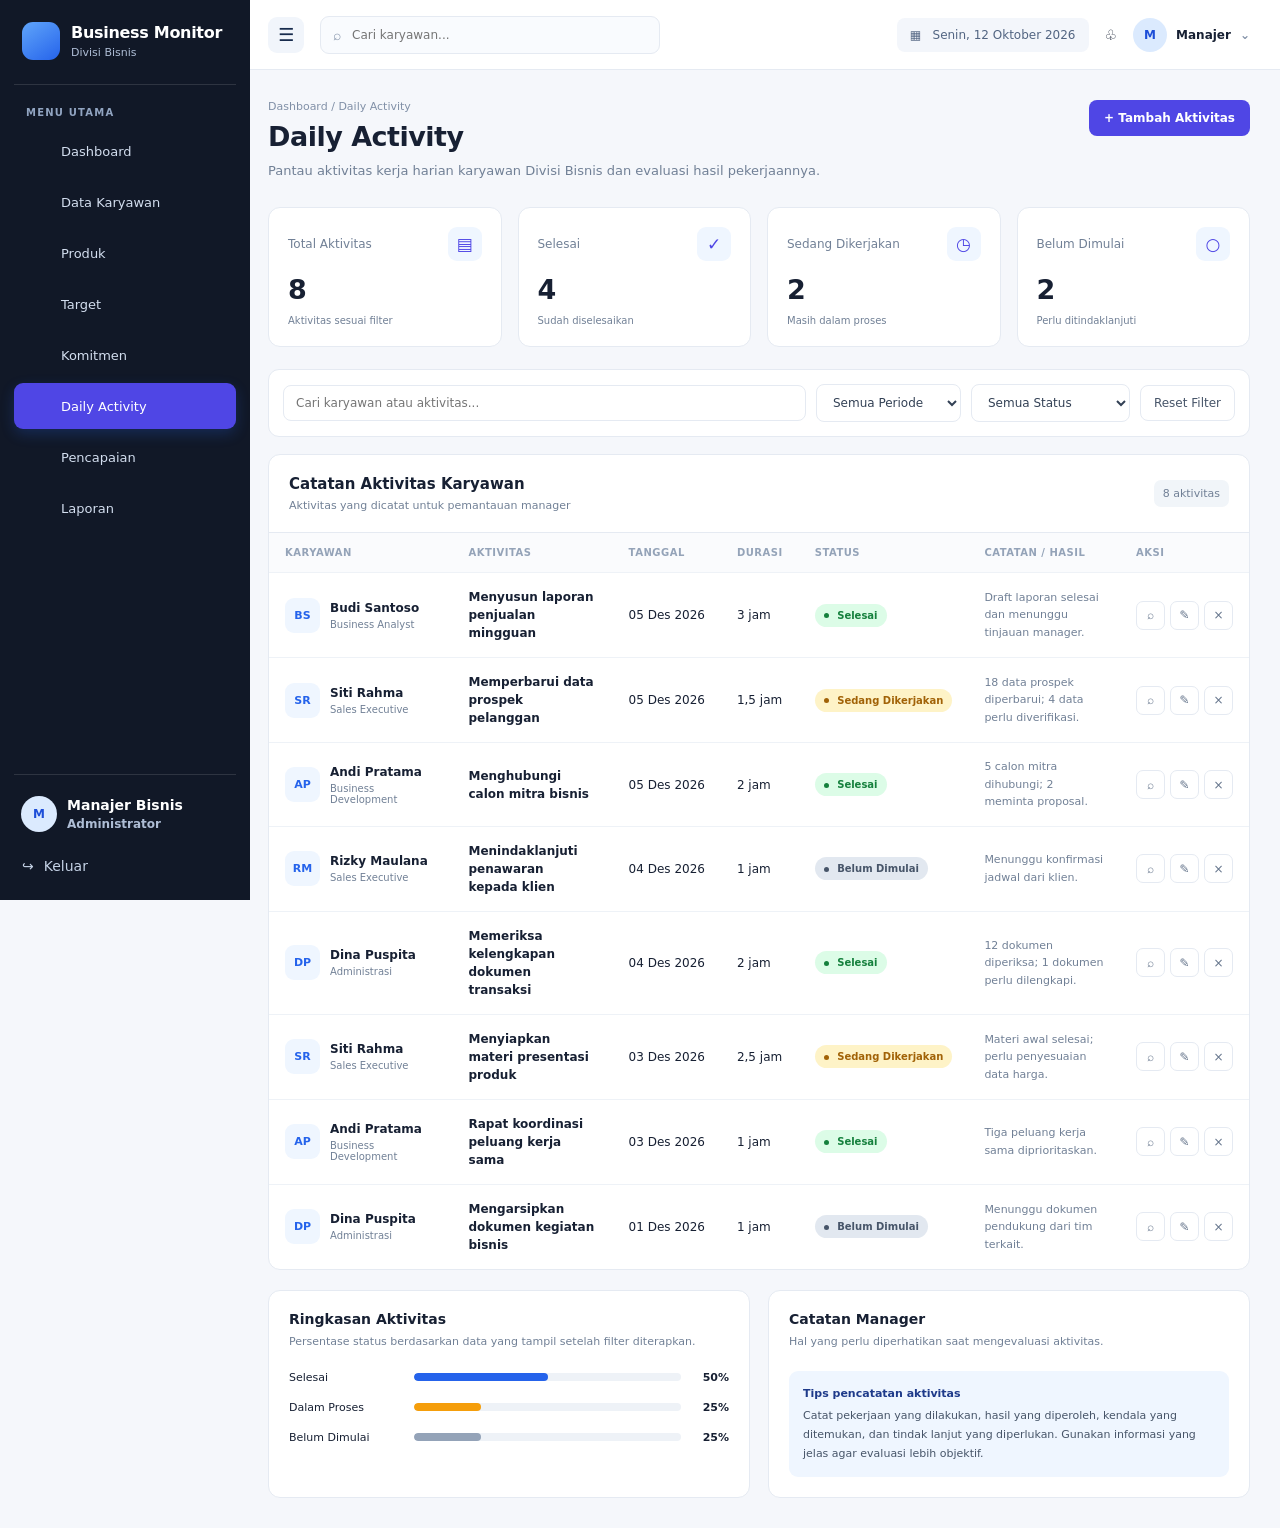
<file: daily-activities.html>
<!DOCTYPE html>
<html lang="id">
<head>
<meta charset="UTF-8">
<meta name="viewport" content="width=device-width, initial-scale=1.0">
<title>Daily Activity | Business Monitor</title>

<!-- Basic Icons -->
  <link href="https://cdn.boxicons.com/3.0.8/fonts/basic/boxicons.min.css" rel="stylesheet">
  <!-- Filled Icons -->
  <link href="https://cdn.boxicons.com/3.0.8/fonts/filled/boxicons-filled.min.css" rel="stylesheet">
  <!-- Brand Icons -->
  <link href="https://cdn.boxicons.com/3.0.8/fonts/brands/boxicons-brands.min.css" rel="stylesheet">
  

<style>
:root {
    --navy: #172b4d;
    --navy-light: #223b62;
    --blue: #4f46e5;
    --blue-soft: #eff6ff;
    --bg: #f5f7fb;
    --white: #ffffff;
    --text: #172033;
    --muted: #718096;
    --border: #e5eaf2;
    --green: #15803d;
    --green-soft: #dff7ed;
    --green-bg: #dcfce7;
    --yellow: #a16207;
    --orange: #c77716;
    --orange-soft: #fff0d9;
    --purple: #7c3aed;
    --purple-soft: #f0e8ff;
    --yellow-bg: #fef3c7;
    --gray-bg: #e2e8f0;
    --red: #b91c1c;
    --red-soft: #fee8e8;
    --red-bg: #fee2e2;
    --shadow: 0 4px 18px rgba(23, 43, 77, .04);
}

* {
    box-sizing: border-box;
}

body {
    margin: 0;
    font-family: Inter, ui-sans-serif, system-ui, -apple-system, BlinkMacSystemFont, "Segoe UI", sans-serif;
    background: var(--bg);
    color: var(--text);
    font-size: 14px;
}

button, input, select, textarea {
    font: inherit;
}

a { color: inherit; text-decoration: none; }

button {
    cursor: pointer;
}

/* Layout */

.app {
    display: flex;
    min-height: 100vh;
}

.sidebar {
    width: 250px;
    background: #111827;
    color: #fff;
    position: fixed;
    inset: 0 auto 0 0;
    display: flex;
    flex-direction: column;
    padding: 22px 14px 16px;
    z-index: 10;
}

.brand {
    display: flex;
    align-items: center;
    gap: 11px;
    padding: 0 8px 24px;
    border-bottom: 1px solid rgba(255,255,255,.12);
    margin-bottom: 22px;
}

.brand-mark {
      width: 38px; height: 38px; border-radius: 11px;
      display: grid; place-items: center;
      background: linear-gradient(145deg, #60a5fa, #2563eb);
      color: white; font-size: 20px; font-weight: 800;
    }
    .brand-name { font-size: 16px; font-weight: 750; letter-spacing: -.3px; }
    .brand-sub { color: #aebdd5; font-size: 11px; margin-top: 4px; }
    .nav-label {
      color: #91a4c1; text-transform: uppercase; letter-spacing: 1.2px;
      font-size: 10px; font-weight: 700; padding: 0 12px 10px;
    }
    /* Navigasi utama */
.nav {
    display: flex;
    flex-direction: column;
    gap: 5px;
}

.nav > a,
.nav-product-link {
    display: flex;
    align-items: center;
    gap: 12px;
    width: 100%;
    min-height: 42px;
    padding: 12px 13px;
    border-radius: 9px;
    color: #d3deef;
    font-size: 13px;
    font-weight: 500;
    text-decoration: none;
    transition: background 0.18s ease, color 0.18s ease;
}

.nav > a:hover,
.nav-product-link:hover {
    background: rgba(255, 255, 255, 0.08);
    color: white;
}

.nav > a.active,
.nav-product-link.active {
    background: var(--blue);
    color: white;
    box-shadow: 0 5px 14px rgba(37, 99, 235, 0.24);
}

/* Ikon dan teks sejajar */
.nav-icon {
    width: 22px;
    min-width: 22px;
    text-align: center;
    font-size: 20px;
    height: 22px;
    display: inline-flex;
    align-items: center;
    justify-content: center;
}

/* Baris menu Produk */
.nav-product-row {
    display: flex;
    align-items: center;
    width: 100%;
    min-height: 42px;
    border-radius: 9px;
}

.nav-product-row:hover {
    background: rgba(255, 255, 255, 0.08);
}

.nav-product-link {
    flex: 1;
    min-width: 0;
}

.nav-toggle {
    display: flex;
    align-items: center;
    justify-content: center;
    flex-shrink: 0;
    width: 36px;
    height: 42px;
    padding: 0;
    border: none;
    border-radius: 8px;
    background: transparent;
    color: #d3deef;
    cursor: pointer;
}

.nav-toggle:hover {
    color: white;
}

.arrow-icon {
    font-size: 18px;
    transition: transform 0.3s ease;
}

.nav-group.open .arrow-icon {
    transform: rotate(180deg);
}

/* Submenu */
.submenu {
    display: none;
    padding: 5px 0 5px 20px;
}

.nav-group.open .submenu {
    display: block;
}

.submenu-link {
    display: flex;
    align-items: center;
    gap: 10px;
    min-height: 38px;
    margin-top: 4px;
    padding: 10px 12px;
    border-radius: 8px;
    color: #c4d1e5;
    text-decoration: none;
    font-size: 12px;
}

.submenu-link:hover,
.submenu-link.active {
    background: rgba(255, 255, 255, 0.12);
    color: white;
}

.submenu-link i {
    width: 18px;
    min-width: 18px;
    text-align: center;
    font-size: 16px;
}

    

    .sidebar-bottom { margin-top: auto; border-top: 1px solid rgba(255,255,255,.12); padding-top: 17px; }
    .profile { display: flex; align-items: center; gap: 10px; padding: 4px 7px 16px; }
    .avatar {
      display: grid; place-items: center; flex-shrink: 0;
      width: 37px; height: 37px; border-radius: 50%;
      background: #e5edfb; color: #31517f; font-weight: 750;
    }
    .profile-name { font-weight: 650; font-size: 14px; }
    .profile-role { color: #aebdd5; font-size: 12px; margin-top: 4px; }
    .logout { display: flex; align-items: center; gap: 10px; color: #c4d1e5; padding: 10px 8px; font-size: 14px; }


.main {
    margin-left: 238px; min-height: 100vh;
}

.topbar {
      height: 70px; background: var(--white); border-bottom: 1px solid var(--border);
      display: flex; align-items: center; justify-content: space-between; gap: 20px;
      padding: 0 30px; position: sticky; top: 0; z-index: 5;
    }
    .top-left, .top-right { display: flex; align-items: center; gap: 16px; }
    .menu-button {
      border: 0; background: #f1f5fb; color: var(--navy); width: 36px; height: 36px;
      border-radius: 9px; cursor: pointer; font-size: 18px;
    }
    .search {
      width: min(340px, 30vw); height: 38px; border: 1px solid var(--border);
      border-radius: 9px; display: flex; align-items: center; gap: 9px;
      padding: 0 12px; background: #f9fbfe; color: #8190a7;
    }
    .search input { border: 0; outline: 0; background: transparent; width: 100%; color: var(--text); font-size: 12px; }
    .date-pill { background: #f3f6fb; padding: 10px 13px; border-radius: 8px; font-size: 12px; color: #526582; white-space: nowrap; }
    .manager { display: flex; align-items: center; gap: 9px; font-size: 12px; font-weight: 650; }
    .manager .avatar { width: 34px; height: 34px; }
    .content { padding: 27px 30px 34px; max-width: 1600px; margin: 0 auto; }
    .page-heading { display: flex; align-items: flex-start; justify-content: space-between; gap: 16px; margin-bottom: 23px; }
    .eyebrow { color: #8190a7; font-size: 11px; margin-bottom: 8px; }
    h1 { font-size: 25px; line-height: 1.2; margin: 0; letter-spacing: -.7px; }

.breadcrumb {
    color: var(--muted);
    font-size: 12px;
}

.breadcrumb strong {
    color: var(--text);
}

.profile {
    display: flex;
    align-items: center;
    gap: 10px;
    font-size: 12px;
    font-weight: bold;
}

.avatar {
    width: 36px;
    height: 36px;
    border-radius: 50%;
    display: grid;
    place-items: center;
    background: #dbeafe;
    color: #1d4ed8;
}

.profile small {
    display: block;
    color: var(--muted);
    font-weight: normal;
    margin-top: 4px;
}

.content {
    max-width: 1450px;
    margin: auto;
    padding: 30px;
}

/* Header */

.page-header {
    display: flex;
    align-items: flex-start;
    justify-content: space-between;
    gap: 18px;
    margin-bottom: 25px;
}

.eyebrow { color: #8190a7; font-size: 11px; margin-bottom: 8px; }

.page-header h1 {
    font-size: 27px;
    margin: 0 0 8px;
    letter-spacing: -0.5px;
}

.page-header p {
    color: var(--muted);
    font-size: 13px;
    line-height: 1.6;
    margin: 0;
}

.primary-btn {
    background: var(--blue);
    color: white;
    border: none;
    border-radius: 8px;
    padding: 11px 15px;
    font-size: 12px;
    font-weight: bold;
}

.primary-btn:hover {
    background: #1d4ed8;
}

.secondary-btn {
    background: white;
    color: #475569;
    border: 1px solid var(--border);
    border-radius: 8px;
    padding: 10px 13px;
    font-size: 12px;
}

/* Statistics */

.stats-grid {
    display: grid;
    grid-template-columns: repeat(4, minmax(0, 1fr));
    gap: 16px;
    margin-bottom: 22px;
}

.stat-card {
    background: white;
    border: 1px solid var(--border);
    border-radius: 12px;
    padding: 19px;
}

.stat-heading {
    display: flex;
    align-items: center;
    justify-content: space-between;
    gap: 8px;
    color: var(--muted);
    font-size: 12px;
}

.stat-icon {
    width: 34px;
    height: 34px;
    display: grid;
    place-items: center;
    background: #eff6ff;
    color: var(--blue);
    border-radius: 9px;
    font-size: 17px;
}

.stat-number {
    display: block;
    font-size: 27px;
    margin: 13px 0 6px;
}

.stat-card small {
    color: var(--muted);
    font-size: 10px;
}

/* Filters */

.filters {
    display: flex;
    flex-wrap: wrap;
    gap: 10px;
    align-items: center;
    background: white;
    border: 1px solid var(--border);
    border-radius: 11px;
    padding: 14px;
    margin-bottom: 17px;
}

.search-box {
    flex: 1;
    min-width: 200px;
}

.search-box input,
.filters select {
    width: 100%;
    border: 1px solid var(--border);
    border-radius: 8px;
    padding: 10px 12px;
    background: white;
    color: #334155;
    font-size: 12px;
    outline: none;
}

.filters select {
    width: auto;
    min-width: 145px;
}

.search-box input:focus,
.filters select:focus,
.form-field input:focus,
.form-field select:focus,
.form-field textarea:focus {
    border-color: #93c5fd;
    outline: 2px solid #dbeafe;
}

/* Table */

.panel {
    background: white;
    border: 1px solid var(--border);
    border-radius: 12px;
    overflow: hidden;
}

.panel-header {
    display: flex;
    align-items: center;
    justify-content: space-between;
    gap: 12px;
    padding: 20px;
    border-bottom: 1px solid var(--border);
}

.panel-header h3 {
    margin: 0;
    font-size: 15px;
}

.panel-header p {
    color: var(--muted);
    font-size: 11px;
    margin: 6px 0 0;
}

.result-count {
    color: var(--muted);
    background: #f1f5f9;
    padding: 7px 9px;
    border-radius: 7px;
    font-size: 11px;
    white-space: nowrap;
}

.table-wrapper {
    width: 100%;
    overflow-x: auto;
}

table {
    width: 100%;
    min-width: 950px;
    border-collapse: collapse;
}

th {
    background: #fafbfd;
    color: #94a3b8;
    text-align: left;
    text-transform: uppercase;
    font-size: 10px;
    letter-spacing: 0.5px;
    padding: 14px 16px;
    white-space: nowrap;
}

td {
    border-top: 1px solid #eef2f7;
    padding: 15px 16px;
    font-size: 12px;
    vertical-align: middle;
}

tbody tr:hover {
    background: #fbfdff;
}

.employee {
    display: flex;
    align-items: center;
    gap: 10px;
    min-width: 150px;
}

.employee-avatar {
    width: 35px;
    height: 35px;
    border-radius: 9px;
    display: grid;
    place-items: center;
    background: #eff6ff;
    color: #2563eb;
    font-size: 11px;
    font-weight: bold;
    flex-shrink: 0;
}

.employee-name {
    font-weight: bold;
}

.employee-role {
    display: block;
    color: var(--muted);
    font-size: 10px;
    margin-top: 4px;
}

.activity-name {
    font-weight: bold;
    line-height: 1.5;
    max-width: 230px;
}

.notes {
    color: var(--muted);
    font-size: 11px;
    line-height: 1.6;
    max-width: 220px;
}

.date-cell {
    white-space: nowrap;
}

.status {
    display: inline-block;
    padding: 6px 9px;
    border-radius: 20px;
    font-size: 10px;
    font-weight: bold;
    white-space: nowrap;
}

.status::before {
    content: "";
    display: inline-block;
    width: 5px;
    height: 5px;
    background: currentColor;
    border-radius: 50%;
    margin-right: 5px;
    vertical-align: middle;
}

.status.done {
    background: var(--green-bg);
    color: var(--green);
}

.status.progress {
    background: var(--yellow-bg);
    color: var(--yellow);
}

.status.pending {
    background: var(--gray-bg);
    color: #475569;
}

.action-buttons {
    display: flex;
    gap: 5px;
}

.icon-btn {
    width: 29px;
    height: 29px;
    border: 1px solid var(--border);
    background: white;
    color: #64748b;
    border-radius: 7px;
}

.icon-btn:hover {
    background: #eff6ff;
    color: var(--blue);
}

.empty-state {
    text-align: center;
    color: var(--muted);
    padding: 35px;
}

/* Summary */

.bottom-grid {
    display: grid;
    grid-template-columns: 1fr 1fr;
    gap: 18px;
    margin-top: 20px;
}

.summary-card {
    background: white;
    border: 1px solid var(--border);
    border-radius: 12px;
    padding: 20px;
}

.summary-card h3 {
    font-size: 14px;
    margin: 0 0 6px;
}

.summary-card > p {
    color: var(--muted);
    font-size: 11px;
    margin: 0 0 20px;
    line-height: 1.6;
}

.progress-row {
    display: grid;
    grid-template-columns: 115px 1fr 38px;
    align-items: center;
    gap: 10px;
    margin: 17px 0;
    font-size: 11px;
}

.progress-track {
    height: 8px;
    background: #eef2f7;
    border-radius: 20px;
    overflow: hidden;
}

.progress-fill {
    height: 100%;
    width: 0;
    background: #2563eb;
    border-radius: 20px;
    transition: width 0.25s;
}

.progress-row strong {
    text-align: right;
}

.info-box {
    background: #eff6ff;
    padding: 14px;
    border-radius: 9px;
    font-size: 11px;
    color: #475569;
    line-height: 1.7;
}

.info-box strong {
    display: block;
    color: #1e3a8a;
    margin-bottom: 4px;
}

/* Modal */

.modal-backdrop {
    display: none;
    position: fixed;
    inset: 0;
    z-index: 100;
    background: #0f172a80;
    align-items: center;
    justify-content: center;
    padding: 18px;
}

.modal-backdrop.show {
    display: flex;
}

.modal {
    width: min(620px, 100%);
    max-height: 90vh;
    overflow-y: auto;
    background: white;
    border-radius: 13px;
}

.modal-header {
    padding: 20px;
    display: flex;
    justify-content: space-between;
    align-items: center;
    border-bottom: 1px solid var(--border);
}

.modal-header h2 {
    font-size: 17px;
    margin: 0;
}

.close-btn {
    border: none;
    background: #f1f5f9;
    border-radius: 7px;
    width: 30px;
    height: 30px;
    font-size: 18px;
}

.modal-body {
    padding: 20px;
}

.form-grid {
    display: grid;
    grid-template-columns: 1fr 1fr;
    gap: 15px;
}

.form-field {
    display: flex;
    flex-direction: column;
    gap: 7px;
}

.form-field.full {
    grid-column: 1 / -1;
}

.form-field label {
    font-size: 11px;
    color: #475569;
    font-weight: bold;
}

.form-field input,
.form-field select,
.form-field textarea {
    width: 100%;
    padding: 10px 11px;
    border: 1px solid var(--border);
    border-radius: 8px;
    background: white;
    font-size: 12px;
}

.form-field textarea {
    min-height: 90px;
    resize: vertical;
}

.modal-footer {
    padding: 16px 20px;
    border-top: 1px solid var(--border);
    display: flex;
    justify-content: flex-end;
    gap: 9px;
}

.form-note {
    color: var(--muted);
    font-size: 10px;
    line-height: 1.6;
    margin: 15px 0 0;
}

/* Responsive */

@media (max-width: 1050px) {
    .sidebar {
        width: 210px;
    }

    .content {
        padding: 24px 20px;
    }

    .stats-grid {
        grid-template-columns: repeat(2, minmax(0, 1fr));
    }
}

@media (max-width: 720px) {
    .app {
        display: block;
    }

    .sidebar {
        width: 100%;
        padding: 12px;
    }

    .brand {
        padding-bottom: 12px;
        border: none;
    }

    .nav-title,
    .sidebar-footer {
        display: none;
    }

    .nav {
        display: flex;
        gap: 5px;
        overflow-x: auto;
        padding-top: 8px;
    }

    .nav a {
        white-space: nowrap;
        font-size: 11px;
        padding: 9px;
    }

    .topbar {
        height: 55px;
        padding: 0 15px;
    }

    .content {
        padding: 20px 13px;
    }

    .page-header {
        flex-direction: column;
    }

    .page-header h1 {
        font-size: 24px;
    }

    .stats-grid {
        gap: 10px;
    }

    .stat-card {
        padding: 14px;
    }

    .stat-number {
        font-size: 23px;
    }

    .filters select {
        flex: 1;
    }

    .bottom-grid {
        grid-template-columns: 1fr;
    }

    .form-grid {
        grid-template-columns: 1fr;
    }

    .form-field.full {
        grid-column: auto;
    }
}
</style>
</head>

<body>
<div class="app">

    <!-- SIDEBAR -->
    <aside class="sidebar">
      <div class="brand">
        <i class="bx bx-bar-chart-big brand-mark"></i>
        <div class="brand-copy">
          <div class="brand-name">Business Monitor</div>
          <div class="brand-sub">Divisi Bisnis</div>
        </div>
      </div>

      <div class="nav-label">Menu Utama</div>
      <nav class="nav" aria-label="Navigasi utama"> 
        <a " href="index.html">
            <i class="bx bx-home-alt nav-icon"></i>
            <span class="nav-text">Dashboard</span>
        </a>
        <a href="employees.html">
            <i class="bx bx-user nav-icon"></i>
            <span class="nav-text">Data Karyawan</span>
        </a>

        <!-- Menu Produk dengan submenu -->
        <div class="nav-group">
            <div class="nav-product-row">
                <a href="products.html" class="nav-product-link">
                    <i class="bx bx-package nav-icon"></i>
                    <span class="nav-text">Produk</span>
                </a>

                <button
                    type="button"
                    class="nav-toggle"
                    id="produkToggle"
                    aria-label="Buka submenu Produk"
                    aria-expanded="false"
                >
                    <i class="bx bx-chevron-down arrow-icon"></i>
                </button>
            </div>

            <div class="submenu" id="produkSubmenu">
                <a href="bank.html" class="submenu-link active" data-page="bank">
                    <i class="bx bx-buildings"></i>
                    <span>Data Bank</span>
                </a>

                <a href="product.html" class="submenu-link" data-page="produk">
                    <i class="bx bx-box"></i>
                    <span>Data Produk</span>
                </a>
            </div>
        </div>

        <a href="targets.html">
            <i class="bx bx-bullseye nav-icon"></i>
            <span class="nav-text">Target</span>
        </a>
        <a href="commitments.html">
            <i class="bx bx-check-shield nav-icon"></i>
            <span class="nav-text">Komitmen</span>
        </a>
        <a class="active" href="daily-activities.html">
            <i class="bx bx-calendar-check nav-icon"></i>
            <span class="nav-text">Daily Activity</span>
        </a>
        <a href="achievements.html">
            <i class="bx bx-trophy nav-icon"></i>
            <span class="nav-text">Pencapaian</span>
        </a>
        <a href="reports.html">
            <i class="bx bx-file nav-icon"></i>
            <span class="nav-text">Laporan</span>
        </a>
      </nav>

      <div class="sidebar-bottom">
        <div class="profile">
          <div class="avatar">M</div>
          <div class="profile-copy">
            <div class="profile-name">Manajer Bisnis</div>
            <div class="profile-role">Administrator</div>
          </div>
        </div>
        <a class="logout" href="#"><span>↪</span><span class="logout-text">Keluar</span></a>
      </div>
    </aside>

    <!-- MAIN CONTENT -->
    <main class="main">

        <header class="topbar">
            <div class="top-left">
                <button class="menu-button" aria-label="Menu">☰</button>
                <label class="search">
                    <span>⌕</span>
                    <input type="search" placeholder="Cari karyawan..." aria-label="Cari karyawan" />
                </label>
            </div>
            <div class="top-right">
                <div class="date-pill">▦ &nbsp; Senin, 12 Oktober 2026</div>
                <span aria-label="Notifikasi" title="Notifikasi">♧</span>
                <div class="manager">
                    <div class="avatar">M</div>
                    <span class="manager-label">Manajer</span>
                    <span style="color:#8190a7">⌄</span>
                </div>
            </div>
        </header>

        <div class="content">

            <!-- PAGE HEADER -->
            <section class="page-header">
                <div>
                    <div class="eyebrow">Dashboard / Daily Activity</div>
                    <h1>Daily Activity</h1>
                    <p>
                        Pantau aktivitas kerja harian karyawan Divisi Bisnis
                        dan evaluasi hasil pekerjaannya.
                    </p>
                </div>

                <button class="primary-btn" onclick="openModal()">
                    + Tambah Aktivitas
                </button>
            </section>

            <!-- STATISTICS -->
            <section class="stats-grid">
                <div class="stat-card">
                    <div class="stat-heading">
                        Total Aktivitas
                        <span class="stat-icon">▤</span>
                    </div>
                    <strong class="stat-number" id="totalStat">0</strong>
                    <small>Aktivitas sesuai filter</small>
                </div>

                <div class="stat-card">
                    <div class="stat-heading">
                        Selesai
                        <span class="stat-icon">✓</span>
                    </div>
                    <strong class="stat-number" id="doneStat">0</strong>
                    <small>Sudah diselesaikan</small>
                </div>

                <div class="stat-card">
                    <div class="stat-heading">
                        Sedang Dikerjakan
                        <span class="stat-icon">◷</span>
                    </div>
                    <strong class="stat-number" id="progressStat">0</strong>
                    <small>Masih dalam proses</small>
                </div>

                <div class="stat-card">
                    <div class="stat-heading">
                        Belum Dimulai
                        <span class="stat-icon">○</span>
                    </div>
                    <strong class="stat-number" id="pendingStat">0</strong>
                    <small>Perlu ditindaklanjuti</small>
                </div>
            </section>

            <!-- FILTERS -->
            <section class="filters">
                <div class="search-box">
                    <input
                        id="searchInput"
                        type="search"
                        placeholder="Cari karyawan atau aktivitas..."
                        oninput="renderTable()"
                    >
                </div>

                <select id="periodFilter" onchange="renderTable()">
                    <option value="all">Semua Periode</option>
                    <option value="today">Hari Ini</option>
                    <option value="week">7 Hari Terakhir</option>
                    <option value="month">Bulan Ini</option>
                </select>

                <select id="statusFilter" onchange="renderTable()">
                    <option value="all">Semua Status</option>
                    <option value="done">Selesai</option>
                    <option value="progress">Sedang Dikerjakan</option>
                    <option value="pending">Belum Dimulai</option>
                </select>

                <button class="secondary-btn" onclick="resetFilters()">
                    Reset Filter
                </button>
            </section>

            <!-- ACTIVITY TABLE -->
            <section class="panel">
                <div class="panel-header">
                    <div>
                        <h3>Catatan Aktivitas Karyawan</h3>
                        <p>Aktivitas yang dicatat untuk pemantauan manager</p>
                    </div>
                    <span class="result-count" id="resultCount">
                        0 aktivitas
                    </span>
                </div>

                <div class="table-wrapper">
                    <table>
                        <thead>
                            <tr>
                                <th>Karyawan</th>
                                <th>Aktivitas</th>
                                <th>Tanggal</th>
                                <th>Durasi</th>
                                <th>Status</th>
                                <th>Catatan / Hasil</th>
                                <th>Aksi</th>
                            </tr>
                        </thead>
                        <tbody id="activityBody"></tbody>
                    </table>
                </div>
            </section>

            <!-- SUMMARY -->
            <section class="bottom-grid">
                <div class="summary-card">
                    <h3>Ringkasan Aktivitas</h3>
                    <p>
                        Persentase status berdasarkan data yang tampil
                        setelah filter diterapkan.
                    </p>

                    <div class="progress-row">
                        <span>Selesai</span>
                        <div class="progress-track">
                            <div class="progress-fill" id="doneBar"></div>
                        </div>
                        <strong id="donePct">0%</strong>
                    </div>

                    <div class="progress-row">
                        <span>Dalam Proses</span>
                        <div class="progress-track">
                            <div class="progress-fill"
                                 id="progressBar"
                                 style="background:#f59e0b"></div>
                        </div>
                        <strong id="progressPct">0%</strong>
                    </div>

                    <div class="progress-row">
                        <span>Belum Dimulai</span>
                        <div class="progress-track">
                            <div class="progress-fill"
                                 id="pendingBar"
                                 style="background:#94a3b8"></div>
                        </div>
                        <strong id="pendingPct">0%</strong>
                    </div>
                </div>

                <div class="summary-card">
                    <h3>Catatan Manager</h3>
                    <p>Hal yang perlu diperhatikan saat mengevaluasi aktivitas.</p>

                    <div class="info-box">
                        <strong>Tips pencatatan aktivitas</strong>
                        Catat pekerjaan yang dilakukan, hasil yang diperoleh,
                        kendala yang ditemukan, dan tindak lanjut yang diperlukan.
                        Gunakan informasi yang jelas agar evaluasi lebih objektif.
                    </div>
                </div>
            </section>

        </div>
    </main>
</div>

<!-- MODAL FORM -->
<div class="modal-backdrop" id="activityModal">
    <div class="modal">

        <div class="modal-header">
            <h2 id="modalTitle">Tambah Aktivitas</h2>
            <button class="close-btn" type="button" onclick="closeModal()">
                ×
            </button>
        </div>

        <form id="activityForm" onsubmit="saveActivity(event)">
            <div class="modal-body">
                <div class="form-grid">

                    <div class="form-field">
                        <label for="employee">Nama Karyawan *</label>
                        <input
                            id="employee"
                            required
                            placeholder="Nama karyawan"
                        >
                    </div>

                    <div class="form-field">
                        <label for="activityDate">Tanggal Aktivitas *</label>
                        <input id="activityDate" type="date" required>
                    </div>

                    <div class="form-field full">
                        <label for="activityName">Nama Aktivitas *</label>
                        <input
                            id="activityName"
                            required
                            placeholder="Contoh: Memperbarui database pelanggan"
                        >
                    </div>

                    <div class="form-field">
                        <label for="duration">Durasi</label>
                        <input
                            id="duration"
                            placeholder="Contoh: 2 jam"
                        >
                    </div>

                    <div class="form-field">
                        <label for="activityStatus">Status *</label>
                        <select id="activityStatus" required>
                            <option value="pending">Belum Dimulai</option>
                            <option value="progress">Sedang Dikerjakan</option>
                            <option value="done">Selesai</option>
                        </select>
                    </div>

                    <div class="form-field full">
                        <label for="activityNotes">Catatan / Hasil Pekerjaan</label>
                        <textarea
                            id="activityNotes"
                            placeholder="Tuliskan hasil pekerjaan, kendala, atau tindak lanjut..."
                        ></textarea>
                    </div>

                </div>

                <p class="form-note">
                    * Wajib diisi. Pastikan aktivitas dan hasil pekerjaan
                    dicatat dengan jelas.
                </p>
            </div>

            <div class="modal-footer">
                <button
                    class="secondary-btn"
                    type="button"
                    onclick="closeModal()"
                >
                    Batal
                </button>

                <button class="primary-btn" type="submit">
                    Simpan Aktivitas
                </button>
            </div>
        </form>
    </div>
</div>

<script>
    const produkToggle = document.getElementById("produkToggle");
    const produkGroup = produkToggle.closest(".nav-group");
    const submenuLinks = document.querySelectorAll(".submenu-link");

    // Buka atau tutup submenu Produk
    produkToggle.addEventListener("click", () => {
        produkGroup.classList.toggle("open");
    });

   
// ==================================================
// DATA CONTOH
// Ganti data ini dengan data karyawan yang sebenarnya.
// ==================================================

const dateOffset = (offset) => {
    const date = new Date();
    date.setDate(date.getDate() + offset);
    return toISODate(date);
};

function toISODate(date) {
    const copy = new Date(date);
    copy.setMinutes(copy.getMinutes() - copy.getTimezoneOffset());
    return copy.toISOString().slice(0, 10);
}

let activities = [
    {
        id: 1,
        employee: "Andi Pratama",
        role: "Business Development",
        activity: "Menghubungi calon mitra bisnis",
        date: dateOffset(0),
        duration: "2 jam",
        status: "done",
        notes: "5 calon mitra dihubungi; 2 meminta proposal."
    },
    {
        id: 2,
        employee: "Siti Rahma",
        role: "Sales Executive",
        activity: "Memperbarui data prospek pelanggan",
        date: dateOffset(0),
        duration: "1,5 jam",
        status: "progress",
        notes: "18 data prospek diperbarui; 4 data perlu diverifikasi."
    },
    {
        id: 3,
        employee: "Budi Santoso",
        role: "Business Analyst",
        activity: "Menyusun laporan penjualan mingguan",
        date: dateOffset(0),
        duration: "3 jam",
        status: "done",
        notes: "Draft laporan selesai dan menunggu tinjauan manager."
    },
    {
        id: 4,
        employee: "Dina Puspita",
        role: "Administrasi",
        activity: "Memeriksa kelengkapan dokumen transaksi",
        date: dateOffset(-1),
        duration: "2 jam",
        status: "done",
        notes: "12 dokumen diperiksa; 1 dokumen perlu dilengkapi."
    },
    {
        id: 5,
        employee: "Rizky Maulana",
        role: "Sales Executive",
        activity: "Menindaklanjuti penawaran kepada klien",
        date: dateOffset(-1),
        duration: "1 jam",
        status: "pending",
        notes: "Menunggu konfirmasi jadwal dari klien."
    },
    {
        id: 6,
        employee: "Andi Pratama",
        role: "Business Development",
        activity: "Rapat koordinasi peluang kerja sama",
        date: dateOffset(-2),
        duration: "1 jam",
        status: "done",
        notes: "Tiga peluang kerja sama diprioritaskan."
    },
    {
        id: 7,
        employee: "Siti Rahma",
        role: "Sales Executive",
        activity: "Menyiapkan materi presentasi produk",
        date: dateOffset(-2),
        duration: "2,5 jam",
        status: "progress",
        notes: "Materi awal selesai; perlu penyesuaian data harga."
    },
    {
        id: 8,
        employee: "Dina Puspita",
        role: "Administrasi",
        activity: "Mengarsipkan dokumen kegiatan bisnis",
        date: dateOffset(-4),
        duration: "1 jam",
        status: "pending",
        notes: "Menunggu dokumen pendukung dari tim terkait."
    }
];

let editingId = null;

const statusLabels = {
    done: "Selesai",
    progress: "Sedang Dikerjakan",
    pending: "Belum Dimulai"
};

// ==================================================
// HELPER FUNCTIONS
// ==================================================

function escapeHTML(value) {
    return String(value ?? "").replace(/[&<>"']/g, character => ({
        "&": "&amp;",
        "<": "&lt;",
        ">": "&gt;",
        '"': "&quot;",
        "'": "&#39;"
    })[character]);
}

function getInitials(name) {
    return name
        .trim()
        .split(/\s+/)
        .map(word => word[0])
        .slice(0, 2)
        .join("")
        .toUpperCase();
}

function formatDate(value) {
    if (!value) return "-";

    return new Date(value + "T00:00:00").toLocaleDateString("id-ID", {
        day: "2-digit",
        month: "short",
        year: "numeric"
    });
}

function isInPeriod(dateValue, period) {
    const activityDate = new Date(dateValue + "T00:00:00");
    const today = new Date();
    today.setHours(0, 0, 0, 0);

    if (period === "today") {
        return dateValue === toISODate(today);
    }

    if (period === "week") {
        const start = new Date(today);
        start.setDate(start.getDate() - 6);

        return activityDate >= start && activityDate <= today;
    }

    if (period === "month") {
        return activityDate.getMonth() === today.getMonth()
            && activityDate.getFullYear() === today.getFullYear();
    }

    return true;
}

// ==================================================
// FILTER DATA
// ==================================================

function getFilteredActivities() {
    const keyword = document
        .getElementById("searchInput")
        .value.toLowerCase()
        .trim();

    const period = document.getElementById("periodFilter").value;
    const status = document.getElementById("statusFilter").value;

    return activities.filter(item => {
        const matchesKeyword =
            item.employee.toLowerCase().includes(keyword) ||
            item.activity.toLowerCase().includes(keyword) ||
            item.notes.toLowerCase().includes(keyword);

        const matchesPeriod = isInPeriod(item.date, period);

        const matchesStatus =
            status === "all" || item.status === status;

        return matchesKeyword && matchesPeriod && matchesStatus;
    });
}

// ==================================================
// RENDER TABLE
// ==================================================

function renderTable() {
    const filtered = getFilteredActivities();

    document.getElementById("resultCount").textContent =
        filtered.length + " aktivitas";

    const tbody = document.getElementById("activityBody");

    if (filtered.length === 0) {
        tbody.innerHTML = `
            <tr>
                <td colspan="7" class="empty-state">
                    Tidak ada aktivitas yang sesuai dengan filter.
                </td>
            </tr>
        `;
    } else {
        const sorted = [...filtered].sort((a, b) =>
            b.date.localeCompare(a.date) || b.id - a.id
        );

        tbody.innerHTML = sorted.map(item => `
            <tr>
                <td>
                    <div class="employee">
                        <div class="employee-avatar">
                            ${escapeHTML(getInitials(item.employee))}
                        </div>
                        <div>
                            <div class="employee-name">
                                ${escapeHTML(item.employee)}
                            </div>
                            <span class="employee-role">
                                ${escapeHTML(item.role || "Karyawan Divisi Bisnis")}
                            </span>
                        </div>
                    </div>
                </td>

                <td>
                    <div class="activity-name">
                        ${escapeHTML(item.activity)}
                    </div>
                </td>

                <td class="date-cell">
                    ${formatDate(item.date)}
                </td>

                <td>${escapeHTML(item.duration || "-")}</td>

                <td>
                    <span class="status ${item.status}">
                        ${statusLabels[item.status]}
                    </span>
                </td>

                <td>
                    <div class="notes">
                        ${escapeHTML(item.notes || "Belum ada catatan hasil.")}
                    </div>
                </td>

                <td>
                    <div class="action-buttons">
                        <button
                            class="icon-btn"
                            title="Lihat detail"
                            aria-label="Lihat detail"
                            onclick="viewActivity(${item.id})"
                        >⌕</button>

                        <button
                            class="icon-btn"
                            title="Edit"
                            aria-label="Edit"
                            onclick="editActivity(${item.id})"
                        >✎</button>

                        <button
                            class="icon-btn"
                            title="Hapus"
                            aria-label="Hapus"
                            onclick="deleteActivity(${item.id})"
                        >×</button>
                    </div>
                </td>
            </tr>
        `).join("");
    }

    renderStatistics(filtered);
}

// ==================================================
// STATISTICS
// ==================================================

function renderStatistics(data) {
    const total = data.length;
    const done = data.filter(item => item.status === "done").length;
    const progress = data.filter(item => item.status === "progress").length;
    const pending = data.filter(item => item.status === "pending").length;

    document.getElementById("totalStat").textContent = total;
    document.getElementById("doneStat").textContent = done;
    document.getElementById("progressStat").textContent = progress;
    document.getElementById("pendingStat").textContent = pending;

    const percentage = count =>
        total === 0 ? 0 : Math.round(count / total * 100);

    const donePercent = percentage(done);
    const progressPercent = percentage(progress);
    const pendingPercent = percentage(pending);

    document.getElementById("doneBar").style.width = donePercent + "%";
    document.getElementById("progressBar").style.width = progressPercent + "%";
    document.getElementById("pendingBar").style.width = pendingPercent + "%";

    document.getElementById("donePct").textContent = donePercent + "%";
    document.getElementById("progressPct").textContent = progressPercent + "%";
    document.getElementById("pendingPct").textContent = pendingPercent + "%";
}

// ==================================================
// ADD ACTIVITY
// ==================================================

function openModal() {
    editingId = null;

    document.getElementById("activityForm").reset();
    document.getElementById("modalTitle").textContent = "Tambah Aktivitas";
    document.getElementById("activityDate").value = toISODate(new Date());

    document.getElementById("activityModal").classList.add("show");
}

function closeModal() {
    document.getElementById("activityModal").classList.remove("show");
}

function saveActivity(event) {
    event.preventDefault();

    const data = {
        employee: document.getElementById("employee").value.trim(),
        role: "Karyawan Divisi Bisnis",
        date: document.getElementById("activityDate").value,
        activity: document.getElementById("activityName").value.trim(),
        duration: document.getElementById("duration").value.trim(),
        status: document.getElementById("activityStatus").value,
        notes: document.getElementById("activityNotes").value.trim()
    };

    if (editingId !== null) {
        const index = activities.findIndex(item => item.id === editingId);

        if (index !== -1) {
            activities[index] = {
                ...activities[index],
                ...data
            };
        }
    } else {
        activities.push({
            id: Date.now(),
            ...data
        });
    }

    closeModal();
    renderTable();
}

// ==================================================
// VIEW DETAIL
// ==================================================

function viewActivity(id) {
    const item = activities.find(activity => activity.id === id);

    if (!item) return;

    alert(
        "DETAIL AKTIVITAS\n\n" +
        "Karyawan: " + item.employee + "\n" +
        "Aktivitas: " + item.activity + "\n" +
        "Tanggal: " + formatDate(item.date) + "\n" +
        "Durasi: " + (item.duration || "-") + "\n" +
        "Status: " + statusLabels[item.status] + "\n" +
        "Catatan / Hasil: " + (item.notes || "-")
    );
}

// ==================================================
// EDIT ACTIVITY
// ==================================================

function editActivity(id) {
    const item = activities.find(activity => activity.id === id);

    if (!item) return;

    editingId = id;

    document.getElementById("modalTitle").textContent = "Edit Aktivitas";
    document.getElementById("employee").value = item.employee;
    document.getElementById("activityDate").value = item.date;
    document.getElementById("activityName").value = item.activity;
    document.getElementById("duration").value = item.duration;
    document.getElementById("activityStatus").value = item.status;
    document.getElementById("activityNotes").value = item.notes;

    document.getElementById("activityModal").classList.add("show");
}

// ==================================================
// DELETE ACTIVITY
// ==================================================

function deleteActivity(id) {
    const item = activities.find(activity => activity.id === id);

    if (!item) return;

    const confirmed = confirm(
        `Hapus aktivitas "${item.activity}" milik ${item.employee}?`
    );

    if (confirmed) {
        activities = activities.filter(activity => activity.id !== id);
        renderTable();
    }
}

// ==================================================
// RESET FILTER
// ==================================================

function resetFilters() {
    document.getElementById("searchInput").value = "";
    document.getElementById("periodFilter").value = "all";
    document.getElementById("statusFilter").value = "all";

    renderTable();
}

// Tutup modal ketika area di luar form diklik.
document.getElementById("activityModal").addEventListener("click", event => {
    if (event.target.id === "activityModal") {
        closeModal();
    }
});

// Tutup modal menggunakan tombol Escape.
document.addEventListener("keydown", event => {
    if (event.key === "Escape") {
        closeModal();
    }
});

// Tampilkan data saat halaman pertama kali dibuka.
renderTable();
</script>
</body>
</html>
</file>
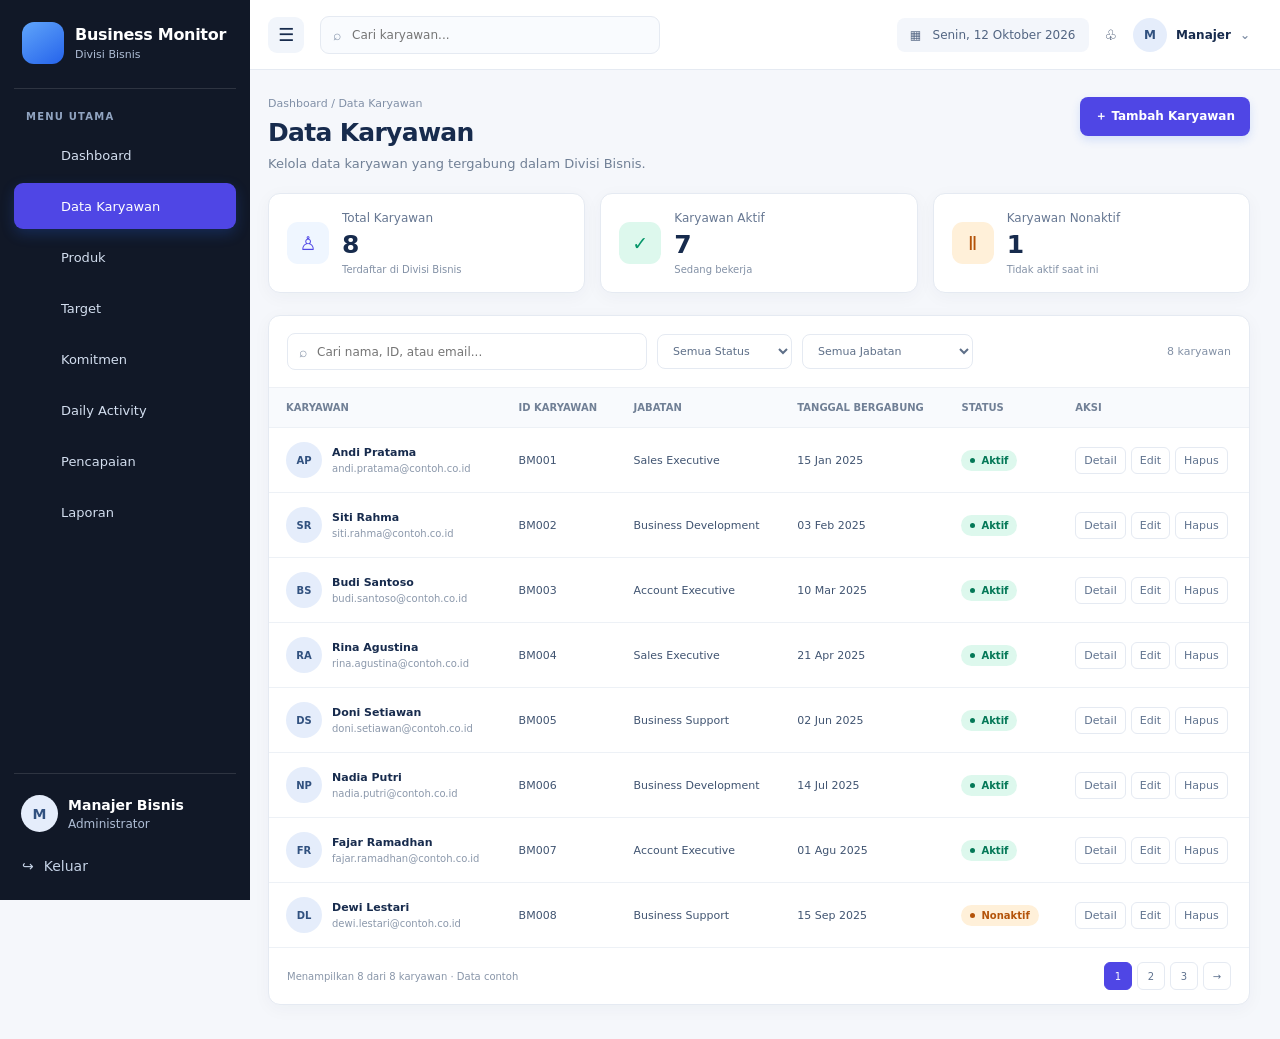
<file: employees.html>
<!DOCTYPE html>
<html lang="id">
<head>
  <meta charset="UTF-8" />
  <meta name="viewport" content="width=device-width, initial-scale=1.0" />
  <title>Data Karyawan | Business Monitor</title>

  <!-- Basic Icons -->
  <link href="https://cdn.boxicons.com/3.0.8/fonts/basic/boxicons.min.css" rel="stylesheet">
  <!-- Filled Icons -->
  <link href="https://cdn.boxicons.com/3.0.8/fonts/filled/boxicons-filled.min.css" rel="stylesheet">
  <!-- Brand Icons -->
  <link href="https://cdn.boxicons.com/3.0.8/fonts/brands/boxicons-brands.min.css" rel="stylesheet">
  
  <style>
    :root {
      --navy: #172b4d;
      --blue: #4f46e5;
      --bg: #f5f7fb;
      --surface: #fff;
      --text: #172b4d;
      --muted: #718096;
      --border: #e5eaf2;
      --green: #059669;
      --green-soft: #ddf8ed;
      --orange: #b45309;
      --orange-soft: #fff0d9;
      --red: #dc2626;
      --shadow: 0 4px 18px rgba(23,43,77,.04);
    }
    * { box-sizing: border-box; }
    body { margin: 0; font-family: Inter, ui-sans-serif, system-ui, -apple-system, BlinkMacSystemFont, "Segoe UI", sans-serif; background: var(--bg); color: var(--text); font-size: 14px; }
    button, input, select { font: inherit; }
    a { color: inherit; text-decoration: none; }
    
    .sidebar { 
      width: 250px; 
      background: #111827; 
      color: #fff; 
      position: fixed; 
      inset: 0 auto 0 0; 
      display: flex; 
      flex-direction: column; 
      padding: 22px 14px 16px; 
      z-index: 10; 
    }
    .brand { display: flex; align-items: center; gap: 11px; padding: 0 8px 24px; border-bottom: 1px solid rgba(255,255,255,.12); margin-bottom: 22px; }
    .brand-mark { width: 42px; height: 42px; border-radius: 12px; display: grid; place-items: center; background: linear-gradient(145deg,#60a5fa,#2563eb); color: white; font-size: 22px; font-weight: 800; }
    .brand-name { font-size: 16px; font-weight: 750; letter-spacing: -.3px; }
    .brand-sub { color: #aebdd5; font-size: 11px; margin-top: 4px; }
    .nav-label { color: #91a4c1; text-transform: uppercase; letter-spacing: 1.2px; font-size: 10px; font-weight: 700; padding: 0 12px 10px; }
    
    /* Navigasi utama */
.nav {
    display: flex;
    flex-direction: column;
    gap: 5px;
}

.nav > a,
.nav-product-link {
    display: flex;
    align-items: center;
    gap: 12px;
    width: 100%;
    min-height: 42px;
    padding: 12px 13px;
    border-radius: 9px;
    color: #d3deef;
    font-size: 13px;
    font-weight: 500;
    text-decoration: none;
    transition: background 0.18s ease, color 0.18s ease;
}

.nav > a:hover,
.nav-product-link:hover {
    background: rgba(255, 255, 255, 0.08);
    color: white;
}

.nav > a.active,
.nav-product-link.active {
    background: var(--blue);
    color: white;
    box-shadow: 0 5px 14px rgba(37, 99, 235, 0.24);
}

/* Ikon dan teks sejajar */
.nav-icon {
    width: 22px;
    min-width: 22px;
    text-align: center;
    font-size: 20px;
    height: 22px;
    display: inline-flex;
    align-items: center;
    justify-content: center;
}

/* Baris menu Produk */
.nav-product-row {
    display: flex;
    align-items: center;
    width: 100%;
    min-height: 42px;
    border-radius: 9px;
}

.nav-product-row:hover {
    background: rgba(255, 255, 255, 0.08);
}

.nav-product-link {
    flex: 1;
    min-width: 0;
}

.nav-toggle {
    display: flex;
    align-items: center;
    justify-content: center;
    flex-shrink: 0;
    width: 36px;
    height: 42px;
    padding: 0;
    border: none;
    border-radius: 8px;
    background: transparent;
    color: #d3deef;
    cursor: pointer;
}

.nav-toggle:hover {
    color: white;
}

.arrow-icon {
    font-size: 18px;
    transition: transform 0.3s ease;
}

.nav-group.open .arrow-icon {
    transform: rotate(180deg);
}

/* Submenu */
.submenu {
    display: none;
    padding: 5px 0 5px 20px;
}

.nav-group.open .submenu {
    display: block;
}

.submenu-link {
    display: flex;
    align-items: center;
    gap: 10px;
    min-height: 38px;
    margin-top: 4px;
    padding: 10px 12px;
    border-radius: 8px;
    color: #c4d1e5;
    text-decoration: none;
    font-size: 12px;
}

.submenu-link:hover,
.submenu-link.active {
    background: rgba(255, 255, 255, 0.12);
    color: white;
}

.submenu-link i {
    width: 18px;
    min-width: 18px;
    text-align: center;
    font-size: 16px;
}

    

    .sidebar-bottom { margin-top: auto; border-top: 1px solid rgba(255,255,255,.12); padding-top: 17px; }
    .profile { display: flex; align-items: center; gap: 10px; padding: 4px 7px 16px; }
    .avatar {
      display: grid; place-items: center; flex-shrink: 0;
      width: 37px; height: 37px; border-radius: 50%;
      background: #e5edfb; color: #31517f; font-weight: 750;
    }
    .profile-name { font-weight: 650; font-size: 14px; }
    .profile-role { color: #aebdd5; font-size: 12px; margin-top: 4px; }
    .logout { display: flex; align-items: center; gap: 10px; color: #c4d1e5; padding: 10px 8px; font-size: 14px; }

    .main { margin-left: 238px; min-height: 100vh; }
    .topbar { height: 70px; background: var(--surface); border-bottom: 1px solid var(--border); display: flex; align-items: center; justify-content: space-between; gap: 20px; padding: 0 30px; position: sticky; top: 0; z-index: 5; }
    .top-left, .top-right { display: flex; align-items: center; gap: 16px; }
    .menu-button { border: 0; background: #f1f5fb; color: var(--navy); width: 36px; height: 36px; border-radius: 9px; cursor: pointer; font-size: 18px; }
    .search { width: min(340px,30vw); height: 38px; border: 1px solid var(--border); border-radius: 9px; display: flex; align-items: center; gap: 9px; padding: 0 12px; background: #f9fbfe; color: #8190a7; }
    .search input { border: 0; outline: 0; background: transparent; width: 100%; color: var(--text); font-size: 12px; }
    .date-pill { background: #f3f6fb; padding: 10px 13px; border-radius: 8px; font-size: 12px; color: #526582; white-space: nowrap; }
    .manager { display: flex; align-items: center; gap: 9px; font-size: 12px; font-weight: 650; }
    .manager .avatar { width: 34px; height: 34px; }
    .content { padding: 27px 30px 34px; max-width: 1600px; margin: 0 auto; }
    .breadcrumbs { color: #8190a7; font-size: 11px; margin-bottom: 8px; }
    .page-heading { display: flex; align-items: flex-start; justify-content: space-between; gap: 16px; margin-bottom: 22px; }
    h1 { font-size: 25px; line-height: 1.2; margin: 0; letter-spacing: -.7px; }
    .subtitle { margin: 8px 0 0; color: var(--muted); font-size: 13px; }
    .primary-btn { display: inline-flex; align-items: center; justify-content: center; gap: 8px; border: 0; border-radius: 8px; background: var(--blue); color: white; padding: 11px 15px; font-size: 12px; font-weight: 650; cursor: pointer; box-shadow: 0 4px 10px rgba(37,99,235,.16); }
    .primary-btn:hover { background: #1d4ed8; }
    .stats { display: grid; grid-template-columns: repeat(3,minmax(0,1fr)); gap: 15px; margin-bottom: 22px; }
    .stat-card { background: var(--surface); border: 1px solid var(--border); border-radius: 12px; padding: 17px 18px; display: flex; align-items: center; gap: 13px; box-shadow: var(--shadow); min-width: 0; }
    .stat-icon { width: 42px; height: 42px; display: grid; place-items: center; border-radius: 11px; font-size: 19px; flex-shrink: 0; }
    .icon-blue { background: #eff6ff; color: var(--blue); } .icon-green { background: var(--green-soft); color: var(--green); } .icon-orange { background: var(--orange-soft); color: var(--orange); }
    .stat-label { color: #667792; font-size: 12px; margin-bottom: 7px; }
    .stat-value { font-size: 25px; line-height: 1; font-weight: 750; letter-spacing: -.8px; }
    .stat-note { color: #8391a6; font-size: 10px; margin-top: 7px; }
    .panel { background: var(--surface); border: 1px solid var(--border); border-radius: 12px; box-shadow: var(--shadow); min-width: 0; }
    .filters { display: flex; flex-wrap: wrap; align-items: center; gap: 10px; padding: 17px 18px; border-bottom: 1px solid #edf0f5; }
    .filter-search { display: flex; align-items: center; gap: 8px; border: 1px solid var(--border); border-radius: 8px; padding: 0 11px; height: 37px; min-width: 230px; flex: 1; max-width: 360px; color: #8290a5; }
    .filter-search input { border: 0; outline: 0; width: 100%; font-size: 12px; color: var(--text); }
    .select { border: 1px solid var(--border); border-radius: 8px; padding: 9px 11px; color: #5e6f88; background: white; font-size: 11px; outline: 0; min-width: 135px; }
    .filter-count { margin-left: auto; color: #8391a6; font-size: 11px; white-space: nowrap; }
    .table-wrap { overflow-x: auto; }
    table { width: 100%; border-collapse: collapse; white-space: nowrap; }
    th { background: #f8fafd; color: #718096; text-align: left; font-size: 10px; font-weight: 700; padding: 14px 17px; }
    td { border-top: 1px solid #edf1f6; padding: 14px 17px; font-size: 11px; color: #405471; }
    tbody tr:hover { background: #fbfdff; }
    .employee-cell { display: flex; align-items: center; gap: 10px; min-width: 190px; }
    .employee-cell .avatar { width: 36px; height: 36px; font-size: 10px; }
    .employee-name { color: var(--text); font-weight: 700; font-size: 11px; }
    .employee-email { color: #8b98ab; font-size: 10px; margin-top: 4px; }
    .status { display: inline-flex; align-items: center; gap: 6px; padding: 5px 9px; border-radius: 20px; font-size: 10px; font-weight: 650; }
    .status::before { content: ""; width: 5px; height: 5px; border-radius: 50%; background: currentColor; }
    .active-status { color: #047857; background: #ddf8ed; }
    .inactive-status { color: #b45309; background: #fff0d9; }
    .action-group { display: flex; gap: 5px; }
    .action-btn { border: 1px solid var(--border); background: white; color: #60738f; border-radius: 6px; padding: 6px 8px; cursor: pointer; font-size: 11px; }
    .action-btn:hover { color: var(--blue); border-color: #b8ccf8; }
    .action-btn.delete:hover { color: var(--red); border-color: #fecaca; }
    .panel-footer { padding: 14px 18px; display: flex; align-items: center; justify-content: space-between; gap: 12px; border-top: 1px solid #edf1f6; color: #8996a9; font-size: 10px; }
    .pagination { display: flex; gap: 5px; }
    .page-btn { border: 1px solid var(--border); background: white; color: #60738f; border-radius: 6px; width: 28px; height: 28px; font-size: 10px; cursor: pointer; }
    .page-btn.active { background: var(--blue); color: white; border-color: var(--blue); }
    .modal-backdrop { display: none; position: fixed; inset: 0; z-index: 30; background: rgba(17,31,53,.45); padding: 20px; align-items: center; justify-content: center; }
    .modal-backdrop.open { display: flex; }
    .modal { width: min(600px,100%); max-height: 92vh; overflow: auto; background: white; border-radius: 14px; box-shadow: 0 20px 60px rgba(0,0,0,.18); }
    .modal-header { display: flex; justify-content: space-between; align-items: center; padding: 20px 22px; border-bottom: 1px solid var(--border); }
    .modal-header h2 { margin: 0; font-size: 17px; }
    .close-btn { border: 0; background: #f1f5fb; color: #526582; width: 31px; height: 31px; border-radius: 7px; cursor: pointer; font-size: 18px; }
    .modal-body { padding: 20px 22px; }
    .form-grid { display: grid; grid-template-columns: 1fr 1fr; gap: 15px; }
    .field { display: grid; gap: 7px; }
    .field.full { grid-column: 1 / -1; }
    .field label { font-size: 11px; color: #526582; font-weight: 650; }
    .field input, .field select { width: 100%; border: 1px solid var(--border); border-radius: 8px; padding: 11px 12px; outline: 0; font-size: 12px; color: var(--text); background: white; }
    .field input:focus, .field select:focus { border-color: #8db1ff; box-shadow: 0 0 0 3px #eff6ff; }
    .form-help { color: #8b98ab; font-size: 10px; margin-top: 2px; }
    .modal-footer { display: flex; justify-content: flex-end; gap: 9px; padding: 16px 22px; border-top: 1px solid var(--border); }
    .secondary-btn { border: 1px solid var(--border); background: white; color: #526582; border-radius: 8px; padding: 10px 14px; font-size: 12px; cursor: pointer; }
    .toast { display: none; position: fixed; right: 24px; bottom: 24px; z-index: 50; padding: 13px 17px; background: #102d4c; color: white; border-radius: 9px; box-shadow: 0 8px 30px rgba(0,0,0,.18); font-size: 12px; }
    .toast.show { display: block; }
    @media (max-width: 1100px) { .stats { grid-template-columns: repeat(3,minmax(0,1fr)); } }
    @media (max-width: 850px) {
      .sidebar { width: 72px; padding: 18px 9px; }
      .brand { justify-content: center; padding: 0 0 20px; }
      .brand-copy, .nav-label, .nav-text, .profile-copy, .logout-text { display: none; }
      .nav a { justify-content: center; padding: 12px 8px; }
      .profile { justify-content: center; padding-inline: 0; }
      .logout { justify-content: center; }
      .main { margin-left: 72px; }
      .topbar { padding: 0 18px; }
      .date-pill { display: none; }
      .content { padding: 22px 18px; }
      .stats { grid-template-columns: 1fr 1fr; }
    }
    @media (max-width: 560px) {
      .topbar { height: 60px; padding: 0 12px; }
      .top-left, .top-right { gap: 8px; }
      .search { width: 40vw; }
      .manager-label { display: none; }
      .content { padding: 18px 12px; }
      .page-heading { flex-direction: column; }
      h1 { font-size: 22px; }
      .stats { gap: 9px; }
      .stat-card { padding: 12px; gap: 9px; }
      .stat-icon { width: 34px; height: 34px; font-size: 16px; }
      .stat-value { font-size: 22px; }
      .filter-search { min-width: 100%; max-width: none; }
      .filter-count { margin-left: 0; width: 100%; }
      .form-grid { grid-template-columns: 1fr; }
      .field.full { grid-column: auto; }
      .panel-footer { align-items: flex-start; flex-direction: column; }
    }
  </style>
</head>
<body>
  <aside class="sidebar">
    <div class="brand"><i class="bx bx-bar-chart-big brand-mark"></i><div class="brand-copy"><div class="brand-name">Business Monitor</div><div class="brand-sub">Divisi Bisnis</div></div></div>
    <div class="nav-label">Menu Utama</div>
    <nav class="nav" aria-label="Navigasi utama">
      <a href="index.html">
            <i class="bx bx-home-alt nav-icon"></i>
            <span class="nav-text">Dashboard</span>
        </a>
        <a class="active" href="employees.html">
            <i class="bx bx-user nav-icon"></i>
            <span class="nav-text">Data Karyawan</span>
        </a>
        <!-- Menu Produk dengan submenu -->
        <div class="nav-group">
            <div class="nav-product-row">
                <a href="products.html" class="nav-product-link">
                    <i class="bx bx-package nav-icon"></i>
                    <span class="nav-text">Produk</span>
                </a>

                <button
                    type="button"
                    class="nav-toggle"
                    id="produkToggle"
                    aria-label="Buka submenu Produk"
                    aria-expanded="false"
                >
                    <i class="bx bx-chevron-down arrow-icon"></i>
                </button>
            </div>

            <div class="submenu" id="produkSubmenu">
                <a href="bank.html" class="submenu-link active" data-page="bank">
                    <i class="bx bx-buildings"></i>
                    <span>Data Bank</span>
                </a>

                <a href="product.html" class="submenu-link" data-page="produk">
                    <i class="bx bx-box"></i>
                    <span>Data Produk</span>
                </a>
            </div>
        </div>

        <a href="targets.html">
            <i class="bx bx-bullseye nav-icon"></i>
            <span class="nav-text">Target</span>
        </a>
        <a href="commitments.html">
            <i class="bx bx-check-shield nav-icon"></i>
            <span class="nav-text">Komitmen</span>
        </a>
        <a href="daily-activities.html">
            <i class="bx bx-calendar-check nav-icon"></i>
            <span class="nav-text">Daily Activity</span>
        </a>
        <a href="achievements.html">
            <i class="bx bx-trophy nav-icon"></i>
            <span class="nav-text">Pencapaian</span>
        </a>
        <a href="reports.html">
            <i class="bx bx-file nav-icon"></i>
            <span class="nav-text">Laporan</span>
        </a>
    </nav>
    <div class="sidebar-bottom">
      <div class="profile"><div class="avatar">M</div><div class="profile-copy"><div class="profile-name">Manajer Bisnis</div><div class="profile-role">Administrator</div></div></div>
      <a class="logout" href="#"><span>↪</span><span class="logout-text">Keluar</span></a>
    </div>
  </aside>

  <main class="main">
    <header class="topbar">
      <div class="top-left"><button class="menu-button" aria-label="Menu">☰</button><label class="search"><span>⌕</span><input type="search" id="globalSearch" placeholder="Cari karyawan..." aria-label="Cari karyawan"></label></div>
      <div class="top-right"><div class="date-pill">▦ &nbsp; Senin, 12 Oktober 2026</div><span title="Notifikasi">♧</span><div class="manager"><div class="avatar">M</div><span class="manager-label">Manajer</span><span style="color:#8190a7">⌄</span></div></div>
    </header>

    <section class="content">
      <div class="page-heading">
        <div><div class="breadcrumbs">Dashboard / Data Karyawan</div><h1>Data Karyawan</h1><p class="subtitle">Kelola data karyawan yang tergabung dalam Divisi Bisnis.</p></div>
        <button class="primary-btn" id="addEmployeeBtn">＋ Tambah Karyawan</button>
      </div>

      <section class="stats">
        <article class="stat-card"><div class="stat-icon icon-blue">♙</div><div><div class="stat-label">Total Karyawan</div><div class="stat-value" id="totalCount">8</div><div class="stat-note">Terdaftar di Divisi Bisnis</div></div></article>
        <article class="stat-card"><div class="stat-icon icon-green">✓</div><div><div class="stat-label">Karyawan Aktif</div><div class="stat-value" id="activeCount">7</div><div class="stat-note">Sedang bekerja</div></div></article>
        <article class="stat-card"><div class="stat-icon icon-orange">Ⅱ</div><div><div class="stat-label">Karyawan Nonaktif</div><div class="stat-value" id="inactiveCount">1</div><div class="stat-note">Tidak aktif saat ini</div></div></article>
      </section>

      <section class="panel">
        <div class="filters">
          <label class="filter-search"><span>⌕</span><input type="search" id="employeeSearch" placeholder="Cari nama, ID, atau email..."></label>
          <select class="select" id="statusFilter" aria-label="Filter status"><option value="">Semua Status</option><option value="Aktif">Aktif</option><option value="Nonaktif">Nonaktif</option></select>
          <select class="select" id="positionFilter" aria-label="Filter jabatan"><option value="">Semua Jabatan</option><option>Business Development</option><option>Sales Executive</option><option>Account Executive</option><option>Business Support</option></select>
          <span class="filter-count" id="resultCount">8 karyawan</span>
        </div>
        <div class="table-wrap">
          <table>
            <thead><tr><th>KARYAWAN</th><th>ID KARYAWAN</th><th>JABATAN</th><th>TANGGAL BERGABUNG</th><th>STATUS</th><th>AKSI</th></tr></thead>
            <tbody id="employeeTable">
              <tr data-id="BM001" data-name="Andi Pratama" data-email="andi.pratama@contoh.co.id" data-position="Sales Executive" data-join="2025-01-15" data-status="Aktif"><td><div class="employee-cell"><div class="avatar">AP</div><div><div class="employee-name">Andi Pratama</div><div class="employee-email">andi.pratama@contoh.co.id</div></div></div></td><td>BM001</td><td>Sales Executive</td><td>15 Jan 2025</td><td><span class="status active-status">Aktif</span></td><td><div class="action-group"><button class="action-btn view-btn" title="Lihat detail">Detail</button><button class="action-btn edit-btn" title="Edit karyawan">Edit</button><button class="action-btn delete delete-btn" title="Hapus karyawan">Hapus</button></div></td></tr>
              <tr data-id="BM002" data-name="Siti Rahma" data-email="siti.rahma@contoh.co.id" data-position="Business Development" data-join="2025-02-03" data-status="Aktif"><td><div class="employee-cell"><div class="avatar">SR</div><div><div class="employee-name">Siti Rahma</div><div class="employee-email">siti.rahma@contoh.co.id</div></div></div></td><td>BM002</td><td>Business Development</td><td>03 Feb 2025</td><td><span class="status active-status">Aktif</span></td><td><div class="action-group"><button class="action-btn view-btn">Detail</button><button class="action-btn edit-btn">Edit</button><button class="action-btn delete delete-btn">Hapus</button></div></td></tr>
              <tr data-id="BM003" data-name="Budi Santoso" data-email="budi.santoso@contoh.co.id" data-position="Account Executive" data-join="2025-03-10" data-status="Aktif"><td><div class="employee-cell"><div class="avatar">BS</div><div><div class="employee-name">Budi Santoso</div><div class="employee-email">budi.santoso@contoh.co.id</div></div></div></td><td>BM003</td><td>Account Executive</td><td>10 Mar 2025</td><td><span class="status active-status">Aktif</span></td><td><div class="action-group"><button class="action-btn view-btn">Detail</button><button class="action-btn edit-btn">Edit</button><button class="action-btn delete delete-btn">Hapus</button></div></td></tr>
              <tr data-id="BM004" data-name="Rina Agustina" data-email="rina.agustina@contoh.co.id" data-position="Sales Executive" data-join="2025-04-21" data-status="Aktif"><td><div class="employee-cell"><div class="avatar">RA</div><div><div class="employee-name">Rina Agustina</div><div class="employee-email">rina.agustina@contoh.co.id</div></div></div></td><td>BM004</td><td>Sales Executive</td><td>21 Apr 2025</td><td><span class="status active-status">Aktif</span></td><td><div class="action-group"><button class="action-btn view-btn">Detail</button><button class="action-btn edit-btn">Edit</button><button class="action-btn delete delete-btn">Hapus</button></div></td></tr>
              <tr data-id="BM005" data-name="Doni Setiawan" data-email="doni.setiawan@contoh.co.id" data-position="Business Support" data-join="2025-06-02" data-status="Aktif"><td><div class="employee-cell"><div class="avatar">DS</div><div><div class="employee-name">Doni Setiawan</div><div class="employee-email">doni.setiawan@contoh.co.id</div></div></div></td><td>BM005</td><td>Business Support</td><td>02 Jun 2025</td><td><span class="status active-status">Aktif</span></td><td><div class="action-group"><button class="action-btn view-btn">Detail</button><button class="action-btn edit-btn">Edit</button><button class="action-btn delete delete-btn">Hapus</button></div></td></tr>
              <tr data-id="BM006" data-name="Nadia Putri" data-email="nadia.putri@contoh.co.id" data-position="Business Development" data-join="2025-07-14" data-status="Aktif"><td><div class="employee-cell"><div class="avatar">NP</div><div><div class="employee-name">Nadia Putri</div><div class="employee-email">nadia.putri@contoh.co.id</div></div></div></td><td>BM006</td><td>Business Development</td><td>14 Jul 2025</td><td><span class="status active-status">Aktif</span></td><td><div class="action-group"><button class="action-btn view-btn">Detail</button><button class="action-btn edit-btn">Edit</button><button class="action-btn delete delete-btn">Hapus</button></div></td></tr>
              <tr data-id="BM007" data-name="Fajar Ramadhan" data-email="fajar.ramadhan@contoh.co.id" data-position="Account Executive" data-join="2025-08-01" data-status="Aktif"><td><div class="employee-cell"><div class="avatar">FR</div><div><div class="employee-name">Fajar Ramadhan</div><div class="employee-email">fajar.ramadhan@contoh.co.id</div></div></div></td><td>BM007</td><td>Account Executive</td><td>01 Agu 2025</td><td><span class="status active-status">Aktif</span></td><td><div class="action-group"><button class="action-btn view-btn">Detail</button><button class="action-btn edit-btn">Edit</button><button class="action-btn delete delete-btn">Hapus</button></div></td></tr>
              <tr data-id="BM008" data-name="Dewi Lestari" data-email="dewi.lestari@contoh.co.id" data-position="Business Support" data-join="2025-09-15" data-status="Nonaktif"><td><div class="employee-cell"><div class="avatar">DL</div><div><div class="employee-name">Dewi Lestari</div><div class="employee-email">dewi.lestari@contoh.co.id</div></div></div></td><td>BM008</td><td>Business Support</td><td>15 Sep 2025</td><td><span class="status inactive-status">Nonaktif</span></td><td><div class="action-group"><button class="action-btn view-btn">Detail</button><button class="action-btn edit-btn">Edit</button><button class="action-btn delete delete-btn">Hapus</button></div></td></tr>
            </tbody>
          </table>
        </div>
        <div class="panel-footer"><span id="tableSummary">Menampilkan 8 dari 8 karyawan · Data contoh</span><div class="pagination"><button class="page-btn active">1</button><button class="page-btn">2</button><button class="page-btn">3</button><button class="page-btn">→</button></div></div>
      </section>
    </section>
  </main>

  <div class="modal-backdrop" id="employeeModal" role="dialog" aria-modal="true" aria-labelledby="modalTitle">
    <form class="modal" id="employeeForm">
      <div class="modal-header"><h2 id="modalTitle">Tambah Karyawan</h2><button class="close-btn" type="button" id="closeModal" aria-label="Tutup">×</button></div>
      <div class="modal-body">
        <div class="form-grid">
          <div class="field"><label for="employeeId">ID Karyawan *</label><input id="employeeId" name="id" required placeholder="Contoh: BM009"><span class="form-help">Gunakan ID yang unik.</span></div>
          <div class="field"><label for="employeeName">Nama Lengkap *</label><input id="employeeName" name="name" required placeholder="Nama karyawan"></div>
          <div class="field"><label for="employeeEmail">Email *</label><input id="employeeEmail" name="email" type="email" required placeholder="nama@perusahaan.co.id"></div>
          <div class="field"><label for="employeePosition">Jabatan *</label><select id="employeePosition" name="position" required><option value="">Pilih jabatan</option><option>Business Development</option><option>Sales Executive</option><option>Account Executive</option><option>Business Support</option></select></div>
          <div class="field"><label for="employeeJoin">Tanggal Bergabung *</label><input id="employeeJoin" name="join" type="date" required></div>
          <div class="field"><label for="employeeStatus">Status *</label><select id="employeeStatus" name="status" required><option>Aktif</option><option>Nonaktif</option></select></div>
        </div>
      </div>
      <div class="modal-footer"><button class="secondary-btn" type="button" id="cancelModal">Batal</button><button class="primary-btn" type="submit">Simpan Karyawan</button></div>
    </form>
  </div>
  <div class="toast" id="toast" role="status"></div>

  <script>
    const produkToggle = document.getElementById("produkToggle");
    const produkGroup = produkToggle.closest(".nav-group");
    const submenuLinks = document.querySelectorAll(".submenu-link");

    // Buka atau tutup submenu Produk
    produkToggle.addEventListener("click", () => {
        produkGroup.classList.toggle("open");
    });


    const table = document.getElementById('employeeTable');
    const modal = document.getElementById('employeeModal');
    const form = document.getElementById('employeeForm');
    const toast = document.getElementById('toast');
    let editingRow = null;

    function initials(name) {
      return name.trim().split(/\s+/).slice(0, 2).map(part => part[0]).join('').toUpperCase();
    }
    function formatDate(dateString) {
      if (!dateString) return '-';
      return new Date(dateString + 'T00:00:00').toLocaleDateString('id-ID', { day: '2-digit', month: 'short', year: 'numeric' });
    }
    function showToast(message) {
      toast.textContent = message;
      toast.classList.add('show');
      window.setTimeout(() => toast.classList.remove('show'), 2600);
    }
    function updateCounts() {
      const rows = [...table.querySelectorAll('tr')];
      document.getElementById('totalCount').textContent = rows.length;
      document.getElementById('activeCount').textContent = rows.filter(row => row.dataset.status === 'Aktif').length;
      document.getElementById('inactiveCount').textContent = rows.filter(row => row.dataset.status === 'Nonaktif').length;
    }
    function filterRows() {
      const q = (document.getElementById('employeeSearch').value || document.getElementById('globalSearch').value).toLowerCase().trim();
      const status = document.getElementById('statusFilter').value;
      const position = document.getElementById('positionFilter').value;
      let visible = 0;
      [...table.querySelectorAll('tr')].forEach(row => {
        const matchText = [row.dataset.id, row.dataset.name, row.dataset.email, row.dataset.position].join(' ').toLowerCase().includes(q);
        const matchStatus = !status || row.dataset.status === status;
        const matchPosition = !position || row.dataset.position === position;
        const show = matchText && matchStatus && matchPosition;
        row.style.display = show ? '' : 'none';
        if (show) visible++;
      });
      document.getElementById('resultCount').textContent = `${visible} karyawan`;
      document.getElementById('tableSummary').textContent = `Menampilkan ${visible} dari ${table.querySelectorAll('tr').length} karyawan · Data contoh`;
    }
    function openModal(row = null, mode = 'edit') {
      editingRow = row;
      form.reset();
      if (mode === 'view' && row) {
        document.getElementById('modalTitle').textContent = 'Detail Karyawan';
        form.querySelectorAll('input, select').forEach(el => el.disabled = true);
        document.querySelector('#employeeForm button[type="submit"]').style.display = 'none';
        document.getElementById('employeeId').value = row.dataset.id;
        document.getElementById('employeeName').value = row.dataset.name;
        document.getElementById('employeeEmail').value = row.dataset.email;
        document.getElementById('employeePosition').value = row.dataset.position;
        document.getElementById('employeeJoin').value = row.dataset.join;
        document.getElementById('employeeStatus').value = row.dataset.status;
      } else {
        form.querySelectorAll('input, select').forEach(el => el.disabled = false);
        document.querySelector('#employeeForm button[type="submit"]').style.display = '';
        document.getElementById('modalTitle').textContent = row ? 'Edit Karyawan' : 'Tambah Karyawan';
        if (row) {
          document.getElementById('employeeId').value = row.dataset.id;
          document.getElementById('employeeId').readOnly = true;
          document.getElementById('employeeName').value = row.dataset.name;
          document.getElementById('employeeEmail').value = row.dataset.email;
          document.getElementById('employeePosition').value = row.dataset.position;
          document.getElementById('employeeJoin').value = row.dataset.join;
          document.getElementById('employeeStatus').value = row.dataset.status;
        } else {
          document.getElementById('employeeId').readOnly = false;
          document.getElementById('employeeJoin').value = new Date().toISOString().slice(0, 10);
        }
      }
      modal.classList.add('open');
    }
    function closeModal() {
      modal.classList.remove('open');
      form.querySelectorAll('input, select').forEach(el => { el.disabled = false; el.readOnly = false; });
      document.querySelector('#employeeForm button[type="submit"]').style.display = '';
      editingRow = null;
    }
    function createRow(data) {
      const row = document.createElement('tr');
      row.dataset.id = data.id;
      row.dataset.name = data.name;
      row.dataset.email = data.email;
      row.dataset.position = data.position;
      row.dataset.join = data.join;
      row.dataset.status = data.status;
      row.innerHTML = `
        <td><div class="employee-cell"><div class="avatar">${initials(data.name)}</div><div><div class="employee-name"></div><div class="employee-email"></div></div></div></td>
        <td></td><td></td><td></td>
        <td><span class="status"></span></td>
        <td><div class="action-group"><button class="action-btn view-btn">Detail</button><button class="action-btn edit-btn">Edit</button><button class="action-btn delete delete-btn">Hapus</button></div></td>`;
      row.querySelector('.employee-name').textContent = data.name;
      row.querySelector('.employee-email').textContent = data.email;
      row.children[1].textContent = data.id;
      row.children[2].textContent = data.position;
      row.children[3].textContent = formatDate(data.join);
      const badge = row.querySelector('.status');
      badge.textContent = data.status;
      badge.classList.add(data.status === 'Aktif' ? 'active-status' : 'inactive-status');
      return row;
    }
    document.getElementById('addEmployeeBtn').addEventListener('click', () => openModal());
    document.getElementById('closeModal').addEventListener('click', closeModal);
    document.getElementById('cancelModal').addEventListener('click', closeModal);
    modal.addEventListener('click', event => { if (event.target === modal) closeModal(); });
    document.getElementById('employeeSearch').addEventListener('input', () => {
      document.getElementById('globalSearch').value = '';
      filterRows();
    });
    document.getElementById('globalSearch').addEventListener('input', () => {
      document.getElementById('employeeSearch').value = '';
      filterRows();
    });
    document.getElementById('statusFilter').addEventListener('change', filterRows);
    document.getElementById('positionFilter').addEventListener('change', filterRows);
    table.addEventListener('click', event => {
      const button = event.target.closest('button');
      if (!button) return;
      const row = button.closest('tr');
      if (button.classList.contains('view-btn')) openModal(row, 'view');
      if (button.classList.contains('edit-btn')) openModal(row, 'edit');
      if (button.classList.contains('delete-btn')) {
        if (confirm(`Hapus data karyawan "${row.dataset.name}" dari tampilan ini?`)) {
          row.remove();
          updateCounts();
          filterRows();
          showToast('Data karyawan dihapus dari tampilan demo.');
        }
      }
    });
    form.addEventListener('submit', event => {
      event.preventDefault();
      const data = Object.fromEntries(new FormData(form).entries());
      if (editingRow) {
        editingRow.dataset.name = data.name;
        editingRow.dataset.email = data.email;
        editingRow.dataset.position = data.position;
        editingRow.dataset.join = data.join;
        editingRow.dataset.status = data.status;
        const updated = createRow({ ...data, id: editingRow.dataset.id });
        editingRow.replaceWith(updated);
      } else {
        const duplicate = [...table.querySelectorAll('tr')].some(row => row.dataset.id.toLowerCase() === data.id.toLowerCase());
        if (duplicate) {
          alert('ID karyawan sudah digunakan. Gunakan ID yang berbeda.');
          document.getElementById('employeeId').focus();
          return;
        }
        table.appendChild(createRow(data));
      }
      closeModal();
      updateCounts();
      filterRows();
      showToast(editingRow ? 'Data karyawan diperbarui.' : 'Karyawan berhasil ditambahkan.');
    });
    updateCounts();
  </script>
</body>
</html>
</file>
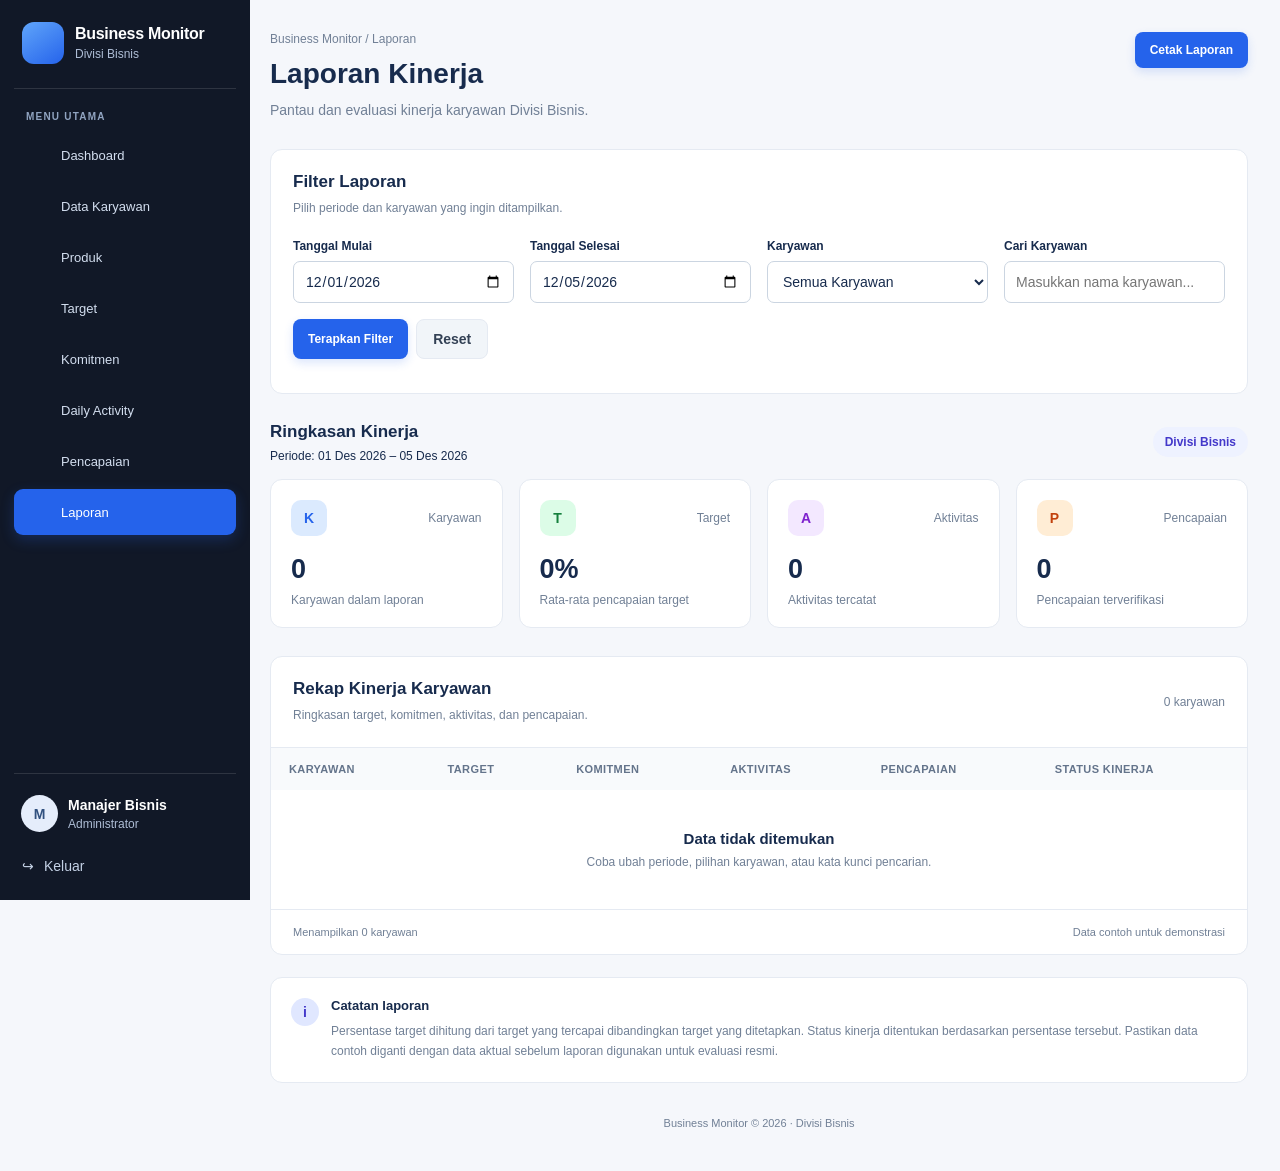
<file: reports.html>
<!DOCTYPE html>
<html lang="id">
<head>
    <meta charset="UTF-8">
    <meta name="viewport" content="width=device-width, initial-scale=1.0">
    <title>Laporan Kinerja | Business Monitor</title>
    <link rel="stylesheet" href="reports.css">

    <!-- Basic Icons -->
    <link href="https://cdn.boxicons.com/3.0.8/fonts/basic/boxicons.min.css" rel="stylesheet">
    <!-- Filled Icons -->
    <link href="https://cdn.boxicons.com/3.0.8/fonts/filled/boxicons-filled.min.css" rel="stylesheet">
    <!-- Brand Icons -->
    <link href="https://cdn.boxicons.com/3.0.8/fonts/brands/boxicons-brands.min.css" rel="stylesheet">
  
</head>
<body>
    <div class="app">
        <aside class="sidebar">
            <div class="brand">
                <i class="bx bx-bar-chart-big brand-mark"></i>
                <div class="brand-copy">
                <div class="brand-name">Business Monitor</div>
                <div class="brand-sub">Divisi Bisnis</div>
                </div>
            </div>

            <div class="nav-label">Menu Utama</div>
            <nav class="nav" aria-label="Navigasi utama"> 
                <a  href="index.html">
                    <i class="bx bx-home-alt nav-icon"></i>
                    <span class="nav-text">Dashboard</span>
                </a>
                <a href="employees.html">
                    <i class="bx bx-user nav-icon"></i>
                    <span class="nav-text">Data Karyawan</span>
                </a>
                <!-- Menu Produk dengan submenu -->

                <div class="nav-group">
                    <div class="nav-product-row">
                        <a href="products.html" class="nav-product-link">
                            <i class="bx bx-package nav-icon"></i>
                            <span class="nav-text">Produk</span>
                        </a>

                        <button
                            type="button"
                            class="nav-toggle"
                            id="produkToggle"
                            aria-label="Buka submenu Produk"
                            aria-expanded="false"
                        >
                            <i class="bx bx-chevron-down arrow-icon"></i>
                        </button>
                    </div>

                    <div class="submenu" id="produkSubmenu">
                        <a href="bank.html" class="submenu-link active" data-page="bank">
                            <i class="bx bx-buildings"></i>
                            <span>Data Bank</span>
                        </a>

                        <a href="product.html" class="submenu-link" data-page="produk">
                            <i class="bx bx-box"></i>
                            <span>Data Produk</span>
                        </a>
                    </div>
                </div>
                
                <a href="targets.html">
                    <i class="bx bx-bullseye nav-icon"></i>
                    <span class="nav-text">Target</span>
                </a>
                <a href="commitments.html">
                    <i class="bx bx-check-shield nav-icon"></i>
                    <span class="nav-text">Komitmen</span>
                </a>
                <a href="daily-activities.html">
                    <i class="bx bx-calendar-check nav-icon"></i>
                    <span class="nav-text">Daily Activity</span>
                </a>
                <a href="achievements.html">
                    <i class="bx bx-trophy nav-icon"></i>
                    <span class="nav-text">Pencapaian</span>
                </a>
                <a class="active" href="reports.html">
                    <i class="bx bx-file nav-icon"></i>
                    <span class="nav-text">Laporan</span>
                </a>
            </nav>

            <div class="sidebar-bottom">
                <div class="profile">
                <div class="avatar">M</div>
                <div class="profile-copy">
                    <div class="profile-name">Manajer Bisnis</div>
                    <div class="profile-role">Administrator</div>
                </div>
                </div>
                <a class="logout" href="#"><span>↪</span><span class="logout-text">Keluar</span></a>
            </div>
            </aside>

        <main class="main-content">
            <header class="topbar">
                <div>
                    <p class="breadcrumb">Business Monitor / Laporan</p>
                    <h1>Laporan Kinerja</h1>
                    <p class="subtitle">
                        Pantau dan evaluasi kinerja karyawan Divisi Bisnis.
                    </p>
                </div>
                <button class="btn btn-primary" id="printBtn">
                    Cetak Laporan
                </button>
            </header>

            <section class="filter-card">
                <div class="filter-heading">
                    <div>
                        <h2>Filter Laporan</h2>
                        <p>Pilih periode dan karyawan yang ingin ditampilkan.</p>
                    </div>
                </div>

                <div class="filter-grid">
                    <div class="form-group">
                        <label for="startDate">Tanggal Mulai</label>
                        <input type="date" id="startDate">
                    </div>

                    <div class="form-group">
                        <label for="endDate">Tanggal Selesai</label>
                        <input type="date" id="endDate">
                    </div>

                    <div class="form-group">
                        <label for="employeeFilter">Karyawan</label>
                        <select id="employeeFilter">
                            <option value="">Semua Karyawan</option>
                        </select>
                    </div>

                    <div class="form-group">
                        <label for="searchInput">Cari Karyawan</label>
                        <input type="search" id="searchInput"
                               placeholder="Masukkan nama karyawan...">
                    </div>

                    <div class="filter-actions">
                        <button class="btn btn-primary" id="applyFilter">
                            Terapkan Filter
                        </button>
                        <button class="btn btn-secondary" id="resetFilter">
                            Reset
                        </button>
                    </div>
                </div>
                <p id="filterMessage" class="filter-message" aria-live="polite"></p>
            </section>

            <section class="report-heading">
                <div>
                    <h2>Ringkasan Kinerja</h2>
                    <p id="periodLabel">Periode laporan</p>
                </div>
                <span class="report-tag">Divisi Bisnis</span>
            </section>

            <section class="stats-grid">
                <article class="stat-card">
                    <div class="stat-top">
                        <span class="stat-icon blue">K</span>
                        <span class="stat-caption">Karyawan</span>
                    </div>
                    <h3 id="totalEmployees">0</h3>
                    <p>Karyawan dalam laporan</p>
                </article>

                <article class="stat-card">
                    <div class="stat-top">
                        <span class="stat-icon green">T</span>
                        <span class="stat-caption">Target</span>
                    </div>
                    <h3 id="averageTarget">0%</h3>
                    <p>Rata-rata pencapaian target</p>
                </article>

                <article class="stat-card">
                    <div class="stat-top">
                        <span class="stat-icon purple">A</span>
                        <span class="stat-caption">Aktivitas</span>
                    </div>
                    <h3 id="totalActivities">0</h3>
                    <p>Aktivitas tercatat</p>
                </article>

                <article class="stat-card">
                    <div class="stat-top">
                        <span class="stat-icon orange">P</span>
                        <span class="stat-caption">Pencapaian</span>
                    </div>
                    <h3 id="totalAchievements">0</h3>
                    <p>Pencapaian terverifikasi</p>
                </article>
            </section>

            <section class="report-card">
                <div class="section-header">
                    <div>
                        <h2>Rekap Kinerja Karyawan</h2>
                        <p>Ringkasan target, komitmen, aktivitas, dan pencapaian.</p>
                    </div>
                    <span class="result-count" id="resultCount">0 karyawan</span>
                </div>

                <div class="table-wrapper">
                    <table>
                        <thead>
                            <tr>
                                <th>Karyawan</th>
                                <th>Target</th>
                                <th>Komitmen</th>
                                <th>Aktivitas</th>
                                <th>Pencapaian</th>
                                <th>Status Kinerja</th>
                            </tr>
                        </thead>
                        <tbody id="reportTableBody"></tbody>
                    </table>
                </div>

                <div class="empty-state" id="emptyState" hidden>
                    <h3>Data tidak ditemukan</h3>
                    <p>Coba ubah periode, pilihan karyawan, atau kata kunci pencarian.</p>
                </div>

                <div class="table-footer">
                    <span id="tableSummary">Menampilkan 0 karyawan</span>
                    <span>Data contoh untuk demonstrasi</span>
                </div>
            </section>

            <section class="note-card">
                <div class="note-icon">i</div>
                <div>
                    <h3>Catatan laporan</h3>
                    <p>
                        Persentase target dihitung dari target yang tercapai
                        dibandingkan target yang ditetapkan. Status kinerja
                        ditentukan berdasarkan persentase tersebut. Pastikan
                        data contoh diganti dengan data aktual sebelum laporan
                        digunakan untuk evaluasi resmi.
                    </p>
                </div>
            </section>

            <footer class="page-footer">
                Business Monitor &copy; 2026 · Divisi Bisnis
            </footer>
        </main>
    </div>

    <script src="reports.js"></script>
</body>
</html>
</file>
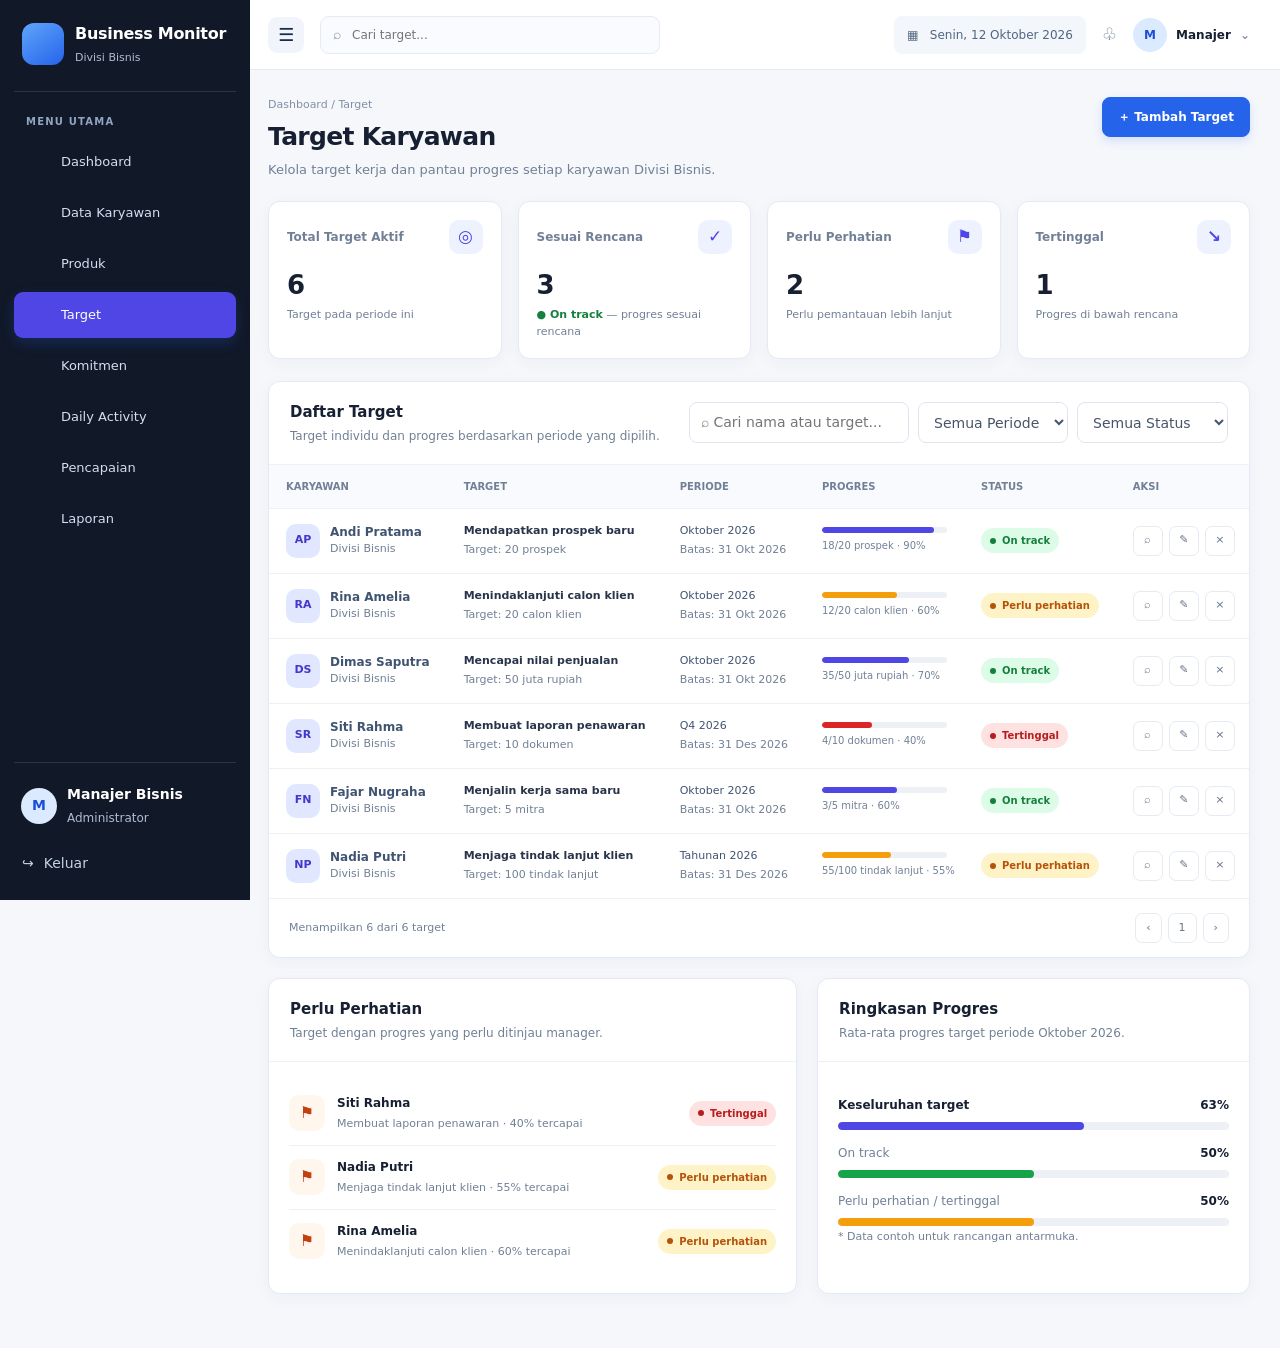
<file: targets.html>
<!DOCTYPE html>
<html lang="id">
<head>
<meta charset="UTF-8">
<meta name="viewport" content="width=device-width, initial-scale=1.0">
<title>Target Karyawan | Business Monitor</title>

<!-- Basic Icons -->
  <link href="https://cdn.boxicons.com/3.0.8/fonts/basic/boxicons.min.css" rel="stylesheet">
  <!-- Filled Icons -->
  <link href="https://cdn.boxicons.com/3.0.8/fonts/filled/boxicons-filled.min.css" rel="stylesheet">
  <!-- Brand Icons -->
  <link href="https://cdn.boxicons.com/3.0.8/fonts/brands/boxicons-brands.min.css" rel="stylesheet">
  

<style>
:root{
  --navy:#172b4d;
  --blue:#4f46e5;
  --blue-soft:#eef2ff;
  --bg:#f5f7fb;
  --text:#172033;
  --muted:#718096;
  --line:#e6eaf1;
  --white:#fff;
  --green:#15803d;
  --green-bg:#dcfce7;
  --amber:#b45309;
  --amber-bg:#fef3c7;
  --red:#b91c1c;
  --red-bg:#fee2e2
}

*{
  box-sizing:border-box
}
body{
  margin:0;
  background:var(--bg);
  color:var(--text);
  font:14px/1.5 Inter,ui-sans-serif,system-ui,-apple-system,"Segoe UI",sans-serif
}
button,input,select,textarea{
  font:inherit
}
button{
  cursor:pointer
}
.app{
  display:flex;
  min-height:100vh
}

.sidebar {
  width: 250px;
  background: #111827;
  color: #fff;
  position: fixed;
  inset: 0 auto 0 0;
  display: flex;
  flex-direction: column;
  padding: 22px 14px 16px;
  z-index: 10;
}
    .brand {
      display: flex;
      align-items: center;
      gap: 11px;
      padding: 0 8px 24px;
      border-bottom: 1px solid rgba(255,255,255,.12);
      margin-bottom: 22px;
    }
    .brand-mark {
      width: 42px; height: 42px; border-radius: 12px;
      display: grid; place-items: center;
      background: linear-gradient(145deg, #60a5fa, #2563eb);
      color: white; font-size: 22px; font-weight: 800;
    }
    .brand-name { font-size: 16px; font-weight: 750; letter-spacing: -.3px; }
    .brand-sub { color: #aebdd5; font-size: 11px; margin-top: 4px; }
    .nav-label {
      color: #91a4c1; text-transform: uppercase; letter-spacing: 1.2px;
      font-size: 10px; font-weight: 700; padding: 0 12px 10px;
    }
    /* Navigasi utama */
.nav {
    display: flex;
    flex-direction: column;
    gap: 5px;
}

.nav > a,
.nav-product-link {
    display: flex;
    align-items: center;
    gap: 12px;
    width: 100%;
    min-height: 42px;
    padding: 12px 13px;
    border-radius: 9px;
    color: #d3deef;
    font-size: 13px;
    font-weight: 500;
    text-decoration: none;
    transition: background 0.18s ease, color 0.18s ease;
}

.nav > a:hover,
.nav-product-link:hover {
    background: rgba(255, 255, 255, 0.08);
    color: white;
}

.nav > a.active,
.nav-product-link.active {
    background: var(--blue);
    color: white;
    box-shadow: 0 5px 14px rgba(37, 99, 235, 0.24);
}

/* Ikon dan teks sejajar */
.nav-icon {
    width: 22px;
    min-width: 22px;
    text-align: center;
    font-size: 20px;
    height: 22px;
    display: inline-flex;
    align-items: center;
    justify-content: center;
}

/* Baris menu Produk */
.nav-product-row {
    display: flex;
    align-items: center;
    width: 100%;
    min-height: 42px;
    border-radius: 9px;
}

.nav-product-row:hover {
    background: rgba(255, 255, 255, 0.08);
}

.nav-product-link {
    flex: 1;
    min-width: 0;
}

.nav-toggle {
    display: flex;
    align-items: center;
    justify-content: center;
    flex-shrink: 0;
    width: 36px;
    height: 42px;
    padding: 0;
    border: none;
    border-radius: 8px;
    background: transparent;
    color: #d3deef;
    cursor: pointer;
}

.nav-toggle:hover {
    color: white;
}

.arrow-icon {
    font-size: 18px;
    transition: transform 0.3s ease;
}

.nav-group.open .arrow-icon {
    transform: rotate(180deg);
}

/* Submenu */
.submenu {
    display: none;
    padding: 5px 0 5px 20px;
}

.nav-group.open .submenu {
    display: block;
}

.submenu-link {
    display: flex;
    align-items: center;
    gap: 10px;
    min-height: 38px;
    margin-top: 4px;
    padding: 10px 12px;
    border-radius: 8px;
    color: #c4d1e5;
    text-decoration: none;
    font-size: 12px;
}

.submenu-link:hover,
.submenu-link.active {
    background: rgba(255, 255, 255, 0.12);
    color: white;
}

.submenu-link i {
    width: 18px;
    min-width: 18px;
    text-align: center;
    font-size: 16px;
}

    .sidebar-bottom { margin-top: auto; border-top: 1px solid rgba(255,255,255,.12); padding-top: 17px; }
    .profile { display: flex; align-items: center; gap: 10px; padding: 4px 7px 16px; }
    .avatar {
      display: grid; place-items: center; flex-shrink: 0;
      width: 37px; height: 37px; border-radius: 50%;
      background: #e5edfb; color: #31517f; font-weight: 750;
    }
    .profile-name { font-weight: 650; font-size: 14px; }
    .profile-role { color: #aebdd5; font-size: 12px; margin-top: 4px; }
    .logout { display: flex; align-items: center; gap: 10px; color: #c4d1e5; padding: 10px 8px; font-size: 14px; text-decoration: none; }

 .main{flex:1;min-width:0}.topbar{height:76px;background:#fff;border-bottom:1px solid var(--line);display:flex;align-items:center;justify-content:space-between;padding:0 34px}.crumb{font-size:12px;color:var(--muted)}.crumb b{color:var(--text)}.profile{display:flex;align-items:center;gap:10px}.avatar{width:36px;height:36px;border-radius:50%;background:#dbeafe;color:#1d4ed8;display:grid;place-items:center;font-weight:800}.profile strong{display:block;font-size:12px}.profile small{color:var(--muted)}
 .content{padding:30px 34px;max-width:1450px;margin:auto}
 .breadcrumbs { color: #8190a7; font-size: 11px; margin-bottom: 8px; }
 .page-heading{display:flex;align-items:flex-start;justify-content:space-between;gap:20px;margin-bottom:24px}.eyebrow{color:var(--blue);font-size:11px;font-weight:800;text-transform:uppercase;letter-spacing:1px}.page-heading h1{font-size:26px;letter-spacing:-.7px;margin:5px 0}.page-heading p{margin:0;color:var(--muted)}.btn{border:1px solid var(--line);border-radius:9px;padding:10px 15px;background:#fff;color:#354052;font-weight:700;display:inline-flex;align-items:center;justify-content:center;gap:8px}.btn-primary{background:var(--blue);color:#fff;border-color:var(--blue)}.btn:hover{filter:brightness(.97)}.btn-small{padding:6px 10px;font-size:12px}.stats{display:grid;grid-template-columns:repeat(4,minmax(0,1fr));gap:16px;margin-bottom:22px}.stat{background:#fff;border:1px solid var(--line);border-radius:13px;padding:18px}.stat-top{display:flex;justify-content:space-between;align-items:center;color:var(--muted);font-size:12px;font-weight:650}.stat-icon{width:34px;height:34px;display:grid;place-items:center;border-radius:10px;background:var(--blue-soft);color:var(--blue);font-size:17px}.stat-value{font-size:26px;font-weight:800;letter-spacing:-.6px;margin:12px 0 2px}.stat-note{font-size:11px;color:var(--muted)}.stat-note .good{color:var(--green);font-weight:700}.panel{background:#fff;border:1px solid var(--line);border-radius:13px;margin-bottom:20px;overflow:hidden}.panel-head{padding:19px 21px;border-bottom:1px solid var(--line);display:flex;align-items:center;justify-content:space-between;gap:15px}.panel-head h2{font-size:15px;margin:0}.panel-head p{font-size:12px;color:var(--muted);margin:3px 0 0}.filters{display:flex;gap:9px;flex-wrap:wrap}.control{border:1px solid #dfe5ee;border-radius:8px;padding:9px 11px;background:white;color:#475569;min-width:150px;outline:none}.control:focus{border-color:var(--blue);box-shadow:0 0 0 3px #3157c81a}.search{min-width:220px}.table-wrap{overflow-x:auto}table{width:100%;border-collapse:collapse;white-space:nowrap}th{text-align:left;font-size:10px;letter-spacing:.7px;color:#8792a5;background:#fafbfe;padding:13px 20px;font-weight:800}td{padding:15px 20px;border-top:1px solid #edf0f5;font-size:12px}tbody tr:hover{background:#fbfcff}.employee{display:flex;align-items:center;gap:10px}.emp-avatar{width:34px;height:34px;border-radius:10px;background:#e0e7ff;color:#4338ca;display:grid;place-items:center;font-weight:800}.employee strong{display:block;font-size:12px}.employee small{display:block;color:var(--muted);font-size:11px}.target-title{font-weight:750;color:#283449}.subtle{color:var(--muted);font-size:11px;margin-top:3px}.status{display:inline-flex;align-items:center;gap:6px;padding:5px 9px;border-radius:20px;font-size:10px;font-weight:800}.status::before{content:"";width:6px;height:6px;border-radius:50%;background:currentColor}.on-track{color:var(--green);background:var(--green-bg)}.watch{color:var(--amber);background:var(--amber-bg)}.behind{color:var(--red);background:var(--red-bg)}.progress{width:125px}.progress-line{height:6px;border-radius:10px;background:#edf0f5;overflow:hidden;margin-bottom:5px}.progress-line span{display:block;height:100%;border-radius:10px;background:var(--blue)}.progress small{color:var(--muted);font-size:10px}.actions{display:flex;gap:6px}.icon-btn{border:1px solid var(--line);background:#fff;border-radius:7px;width:30px;height:30px;color:#64748b}.icon-btn:hover{color:var(--blue);background:var(--blue-soft)}.table-foot{padding:14px 20px;display:flex;justify-content:space-between;align-items:center;color:var(--muted);font-size:11px;border-top:1px solid var(--line)}.foot-buttons{display:flex;gap:6px}.foot-buttons button{border:1px solid var(--line);background:#fff;border-radius:7px;padding:6px 10px;color:#64748b}.bottom-grid{display:grid;grid-template-columns:1.1fr .9fr;gap:20px}.insight{padding:20px}.insight-row{display:flex;align-items:center;gap:12px;padding:12px 0;border-bottom:1px solid #edf0f5}.insight-row:last-child{border:0}.insight-mark{width:36px;height:36px;border-radius:10px;display:grid;place-items:center;background:#fff7ed;color:#c2410c;font-size:16px}.insight-row strong{font-size:12px;display:block}.insight-row small{color:var(--muted);font-size:11px}.insight-row .status{margin-left:auto}.period-summary{padding:20px}.summary-line{display:flex;justify-content:space-between;align-items:center;font-size:12px;margin:14px 0 8px}.summary-line span{color:var(--muted)}.summary-bar{height:8px;background:#edf0f5;border-radius:10px;overflow:hidden}.summary-bar span{height:100%;display:block;background:var(--blue);border-radius:10px}.modal-backdrop{position:fixed;inset:0;background:#0f172a80;display:none;align-items:center;justify-content:center;padding:18px;z-index:10}.modal-backdrop.show{display:flex}.modal{width:100%;max-width:620px;background:white;border-radius:16px;box-shadow:0 24px 80px #0003;max-height:92vh;overflow:auto}.modal-head{padding:21px 24px;border-bottom:1px solid var(--line);display:flex;justify-content:space-between;align-items:center}.modal-head h2{font-size:17px;margin:0}.close{border:0;background:#f1f5f9;border-radius:8px;width:32px;height:32px;font-size:18px}.modal-body{padding:22px 24px}.form-grid{display:grid;grid-template-columns:1fr 1fr;gap:15px}.field{display:flex;flex-direction:column;gap:6px}.field.full{grid-column:1/-1}.field label{font-size:12px;font-weight:750;color:#475569}.field input,.field select,.field textarea{border:1px solid #dfe5ee;border-radius:8px;padding:10px 11px;outline:none;width:100%;background:#fff}.field textarea{min-height:78px;resize:vertical}.field input:focus,.field select:focus,.field textarea:focus{border-color:var(--blue)}.modal-foot{padding:16px 24px;border-top:1px solid var(--line);display:flex;justify-content:flex-end;gap:9px}.toast{position:fixed;right:24px;bottom:24px;background:#172554;color:white;padding:12px 17px;border-radius:10px;box-shadow:0 10px 35px #0002;display:none;z-index:20}.toast.show{display:block}@media(max-width:1050px){.sidebar{width:210px}.content{padding:25px 22px}.topbar{padding:0 22px}.stats{grid-template-columns:repeat(2,minmax(0,1fr))}.bottom-grid{grid-template-columns:1fr}}@media(max-width:700px){.sidebar{width:66px;padding:18px 8px}.brand{padding:0 6px 25px}.brand-mark{flex-shrink:0}.brand-copy,.nav-label,.nav a .nav-text,.side-bottom{display:none}.nav a{justify-content:center;padding:12px 5px}.nav a .ico{font-size:18px}.topbar{height:65px;padding:0 14px}.content{padding:22px 13px}.page-heading{flex-direction:column}.page-heading h1{font-size:23px}.stats{gap:10px}.stat{padding:13px}.stat-value{font-size:23px}.panel-head{align-items:flex-start;flex-direction:column;padding:16px}.filters{width:100%}.control,.search{width:100%;min-width:0}.form-grid{grid-template-columns:1fr}.field.full{grid-column:auto}.profile .profile-copy{display:none}.table-foot{gap:10px;flex-wrap:wrap}}

body{font-size:14px;line-height:1.5}
.app{display:block;min-height:100vh}
.main{margin-left:238px;min-height:100vh;min-width:0}
.topbar{height:70px;background:var(--white);border-bottom:1px solid var(--line);display:flex;align-items:center;justify-content:space-between;gap:20px;padding:0 30px;position:sticky;top:0;z-index:5}
.top-left,.top-right{display:flex;align-items:center;gap:16px}
.menu-button{border:0;background:#f1f5fb;color:var(--navy);width:36px;height:36px;border-radius:9px;cursor:pointer;font-size:18px}
.global-search{width:min(340px,30vw);height:38px;border:1px solid var(--line);border-radius:9px;display:flex;align-items:center;gap:9px;padding:0 12px;background:#f9fbfe;color:#8190a7}
.global-search input{border:0;outline:0;background:transparent;width:100%;color:var(--text);font-size:12px;min-width:0}
.date-pill{background:#f3f6fb;padding:10px 13px;border-radius:8px;font-size:12px;color:#526582;white-space:nowrap}
.manager{display:flex;align-items:center;gap:9px;font-size:12px;font-weight:650;white-space:nowrap}
.manager .avatar{width:34px;height:34px}
.manager-chevron{color:#8190a7}
.notification{color:#60738f;font-size:17px}
.content{padding:27px 30px 34px;max-width:1600px;margin:0 auto}
.page-heading{align-items:flex-start;gap:16px;margin-bottom:22px}
.page-heading h1{font-size:25px;line-height:1.2;margin:0;letter-spacing:-.7px}
.page-heading p{margin:8px 0 0;color:var(--muted);font-size:13px}
.btn-primary{background:#2563eb;border-color:#2563eb;box-shadow:0 4px 10px rgba(37,99,235,.16);font-size:12px;font-weight:650;border-radius:8px}
.btn-primary:hover{background:#1d4ed8}
.stat,.panel{border-color:#e5eaf2;box-shadow:0 4px 18px rgba(23,43,77,.04)}
.stat{border-radius:12px}
.panel{border-radius:12px}
.panel-head{border-bottom-color:#edf0f5}
th{background:#f8fafd;color:#718096;letter-spacing:0;font-size:10px;padding:14px 17px}
td{border-top-color:#edf1f6;padding:14px 17px;font-size:11px;color:#405471}
.table-foot{border-top-color:#edf1f6}
@media(max-width:1100px){.sidebar{width:72px;padding:18px 9px}.brand{justify-content:center;padding:0 0 20px}.brand-copy,.nav-label,.nav-text,.profile-copy,.logout-text{display:none}.nav a{justify-content:center;padding:12px 8px}.sidebar .profile{justify-content:center;padding-inline:0}.logout{justify-content:center}.main{margin-left:72px}.topbar{padding:0 18px}.date-pill{display:none}.content{padding:22px 18px}}
@media(max-width:850px){.sidebar{width:72px}.main{margin-left:72px}}
@media(max-width:560px){.topbar{height:60px;padding:0 12px}.top-left,.top-right{gap:8px}.global-search{width:40vw}.manager-label,.manager-chevron{display:none}.content{padding:18px 12px}.page-heading{flex-direction:column}.page-heading h1{font-size:22px}.stats{gap:9px}.stat{padding:12px}.stat-value{font-size:22px}.filters{width:100%}.control,.search{width:100%;min-width:0}.table-foot{align-items:flex-start;flex-direction:column}}

</style>

</head>

<body>

<div class="app">
  <aside class="sidebar">
      <div class="brand">
        <i class="bx bx-bar-chart-big brand-mark"></i>
        <div class="brand-copy">
          <div class="brand-name">Business Monitor</div>
          <div class="brand-sub">Divisi Bisnis</div>
        </div>
      </div>

      <div class="nav-label">Menu Utama</div>
      <nav class="nav" aria-label="Navigasi utama"> 
        <a  href="index.html">
            <i class="bx bx-home-alt nav-icon"></i>
            <span class="nav-text">Dashboard</span>
        </a>
        <a href="employees.html">
            <i class="bx bx-user nav-icon"></i>
            <span class="nav-text">Data Karyawan</span>
        </a>
        <!-- Menu Produk dengan submenu -->
        <div class="nav-group">
            <div class="nav-product-row">
                <a href="products.html" class="nav-product-link">
                    <i class="bx bx-package nav-icon"></i>
                    <span class="nav-text">Produk</span>
                </a>

                <button
                    type="button"
                    class="nav-toggle"
                    id="produkToggle"
                    aria-label="Buka submenu Produk"
                    aria-expanded="false"
                >
                    <i class="bx bx-chevron-down arrow-icon"></i>
                </button>
            </div>

            <div class="submenu" id="produkSubmenu">
                <a href="bank.html" class="submenu-link active" data-page="bank">
                    <i class="bx bx-buildings"></i>
                    <span>Data Bank</span>
                </a>

                <a href="product.html" class="submenu-link" data-page="produk">
                    <i class="bx bx-box"></i>
                    <span>Data Produk</span>
                </a>
            </div>
        </div>

        <a class="active" href="targets.html">
            <i class="bx bx-bullseye nav-icon"></i>
            <span class="nav-text">Target</span>
        </a>
        <a href="commitments.html">
            <i class="bx bx-check-shield nav-icon"></i>
            <span class="nav-text">Komitmen</span>
        </a>
        <a href="daily-activities.html">
            <i class="bx bx-calendar-check nav-icon"></i>
            <span class="nav-text">Daily Activity</span>
        </a>
        <a href="achievements.html">
            <i class="bx bx-trophy nav-icon"></i>
            <span class="nav-text">Pencapaian</span>
        </a>
        <a href="reports.html">
            <i class="bx bx-file nav-icon"></i>
            <span class="nav-text">Laporan</span>
        </a>
      </nav>

      <div class="sidebar-bottom">
        <div class="profile">
          <div class="avatar">M</div>
          <div class="profile-copy">
            <div class="profile-name">Manajer Bisnis</div>
            <div class="profile-role">Administrator</div>
          </div>
        </div>
        <a class="logout" href="#"><span>↪</span><span class="logout-text">Keluar</span></a>
      </div>
  </aside>

 <main class="main">

  <header class="topbar">
  <div class="top-left">
    <button class="menu-button" aria-label="Menu">☰</button>
    <label class="global-search"><span>⌕</span><input type="search" id="globalSearch" placeholder="Cari target..." aria-label="Cari target"></label>
  </div>
  <div class="top-right">
    <div class="date-pill">▦ &nbsp; Senin, 12 Oktober 2026</div>
    <span class="notification" title="Notifikasi">♧</span>
    <div class="manager">
      <div class="avatar">M</div>
      <span class="manager-label">Manajer</span>
      <span class="manager-chevron">⌄</span>
    </div>
  </div>
</header>

  <section class="content">

   <div class="page-heading">
    <div><div class="breadcrumbs">Dashboard / Target</div><h1>Target Karyawan</h1><p>Kelola target kerja dan pantau progres setiap karyawan Divisi Bisnis.</p></div>
    <button class="btn btn-primary" onclick="openModal()">＋ Tambah Target</button>

   </div>

   <div class="stats">

    <div class="stat"><div class="stat-top">Total Target Aktif <span class="stat-icon">◎</span></div><div class="stat-value" id="totalStat">12</div><div class="stat-note">Target pada periode ini</div></div>

    <div class="stat"><div class="stat-top">Sesuai Rencana <span class="stat-icon">✓</span></div><div class="stat-value" id="onTrackStat">7</div><div class="stat-note"><span class="good">● On track</span> — progres sesuai rencana</div></div>

    <div class="stat"><div class="stat-top">Perlu Perhatian <span class="stat-icon">⚑</span></div><div class="stat-value" id="watchStat">3</div><div class="stat-note">Perlu pemantauan lebih lanjut</div></div>

    <div class="stat"><div class="stat-top">Tertinggal <span class="stat-icon">↘</span></div><div class="stat-value" id="behindStat">2</div><div class="stat-note">Progres di bawah rencana</div></div>

   </div>

   <div class="panel">

    <div class="panel-head"><div><h2>Daftar Target</h2><p>Target individu dan progres berdasarkan periode yang dipilih.</p></div><div class="filters"><input id="searchInput" class="control search" placeholder="⌕ Cari nama atau target..." oninput="renderTable()"><select id="periodFilter" class="control" onchange="renderTable()"><option value="Semua">Semua Periode</option><option>Oktober 2026</option><option>Q4 2026</option><option>Tahunan 2026</option></select><select id="statusFilter" class="control" onchange="renderTable()"><option value="Semua">Semua Status</option><option>On track</option><option>Perlu perhatian</option><option>Tertinggal</option></select></div></div>

    <div class="table-wrap"><table><thead><tr><th>KARYAWAN</th><th>TARGET</th><th>PERIODE</th><th>PROGRES</th><th>STATUS</th><th>AKSI</th></tr></thead><tbody id="targetRows"></tbody></table></div>

    <div class="table-foot"><span id="rowCount">Menampilkan 6 target</span><div class="foot-buttons"><button disabled>‹</button><button>1</button><button disabled>›</button></div></div>

   </div>

   <div class="bottom-grid">

    <div class="panel"><div class="panel-head"><div><h2>Perlu Perhatian</h2><p>Target dengan progres yang perlu ditinjau manager.</p></div></div><div class="insight" id="attentionList"></div></div>

    <div class="panel"><div class="panel-head"><div><h2>Ringkasan Progres</h2><p>Rata-rata progres target periode Oktober 2026.</p></div></div><div class="period-summary"><div class="summary-line"><b>Keseluruhan target</b><strong id="avgProgress">68%</strong></div><div class="summary-bar"><span id="avgBar" style="width:68%"></span></div><div class="summary-line"><span>On track</span><b id="onTrackPercent">58%</b></div><div class="summary-bar"><span id="onTrackBar" style="width:58%;background:#16a34a"></span></div><div class="summary-line"><span>Perlu perhatian / tertinggal</span><b id="riskPercent">42%</b></div><div class="summary-bar"><span id="riskBar" style="width:42%;background:#f59e0b"></span></div><p class="subtle">* Data contoh untuk rancangan antarmuka.</p></div></div>

   </div>

  </section>

 </main>

</div>

<div class="modal-backdrop" id="targetModal" onclick="if(event.target===this)closeModal()">

<div class="modal"><div class="modal-head"><h2 id="modalTitle">Tambah Target</h2><button class="close" onclick="closeModal()">×</button></div>

 <form id="targetForm" onsubmit="saveTarget(event)">

 <div class="modal-body"><div class="form-grid">

  <div class="field"><label for="employee">Nama Karyawan *</label><select id="employee" required><option value="">Pilih karyawan</option><option>Andi Pratama</option><option>Rina Amelia</option><option>Dimas Saputra</option><option>Siti Rahma</option><option>Fajar Nugraha</option><option>Nadia Putri</option></select></div>

  <div class="field"><label for="period">Periode *</label><select id="period" required><option>Oktober 2026</option><option>Q4 2026</option><option>Tahunan 2026</option></select></div>

  <div class="field full"><label for="targetName">Nama Target *</label><input id="targetName" placeholder="Contoh: Mendapatkan 20 prospek baru" required></div>

  <div class="field"><label for="metric">Indikator / Satuan *</label><input id="metric" placeholder="Contoh: jumlah prospek" required></div>

  <div class="field"><label for="targetValue">Target yang Diharapkan *</label><input id="targetValue" type="number" min="1" placeholder="Contoh: 20" required></div>

  <div class="field"><label for="actualValue">Realisasi Saat Ini</label><input id="actualValue" type="number" min="0" value="0" required></div>

  <div class="field"><label for="dueDate">Batas Waktu</label><input id="dueDate" type="date" value="2026-10-31"></div>

  <div class="field full"><label for="notes">Catatan</label><textarea id="notes" placeholder="Tambahkan keterangan target (opsional)"></textarea></div>

 </div></div>

 <div class="modal-foot"><button type="button" class="btn" onclick="closeModal()">Batal</button><button class="btn btn-primary" type="submit">Simpan Target</button></div>

 </form>

</div>

</div>

<div class="toast" id="toast"></div>

<script>

    const produkToggle = document.getElementById("produkToggle");
    const produkGroup = produkToggle.closest(".nav-group");
    const submenuLinks = document.querySelectorAll(".submenu-link");

    // Buka atau tutup submenu Produk
    produkToggle.addEventListener("click", () => {
        produkGroup.classList.toggle("open");
    });


let targets=[

{id:1,employee:'Andi Pratama',initials:'AP',target:'Mendapatkan prospek baru',metric:'prospek',period:'Oktober 2026',actual:18,goal:20,status:'On track',due:'2026-10-31',notes:'Fokus pada prospek dari kanal digital.'},

{id:2,employee:'Rina Amelia',initials:'RA',target:'Menindaklanjuti calon klien',metric:'calon klien',period:'Oktober 2026',actual:12,goal:20,status:'Perlu perhatian',due:'2026-10-31',notes:''},

{id:3,employee:'Dimas Saputra',initials:'DS',target:'Mencapai nilai penjualan',metric:'juta rupiah',period:'Oktober 2026',actual:35,goal:50,status:'On track',due:'2026-10-31',notes:''},

{id:4,employee:'Siti Rahma',initials:'SR',target:'Membuat laporan penawaran',metric:'dokumen',period:'Q4 2026',actual:4,goal:10,status:'Tertinggal',due:'2026-12-31',notes:'Perlu evaluasi hambatan.'},

{id:5,employee:'Fajar Nugraha',initials:'FN',target:'Menjalin kerja sama baru',metric:'mitra',period:'Oktober 2026',actual:3,goal:5,status:'On track',due:'2026-10-31',notes:''},

{id:6,employee:'Nadia Putri',initials:'NP',target:'Menjaga tindak lanjut klien',metric:'tindak lanjut',period:'Tahunan 2026',actual:55,goal:100,status:'Perlu perhatian',due:'2026-12-31',notes:''}

];

let editingId=null;

const initials=name=>name.split(' ').map(s=>s[0]).slice(0,2).join('').toUpperCase();

const percent=t=>Math.min(100,Math.round(t.actual/t.goal*100));

const statusClass=s=>s==='On track'?'on-track':s==='Perlu perhatian'?'watch':'behind';

document.getElementById('globalSearch').addEventListener('input', function(){document.getElementById('searchInput').value=this.value;renderTable();});
function renderTable(){

const query=document.getElementById('searchInput').value.toLowerCase(),period=document.getElementById('periodFilter').value,status=document.getElementById('statusFilter').value;

const rows=targets.filter(t=>(t.employee+' '+t.target).toLowerCase().includes(query)&&(period==='Semua'||t.period===period)&&(status==='Semua'||t.status===status));

document.getElementById('targetRows').innerHTML=rows.map(t=>`<tr><td><div class="employee"><div class="emp-avatar">${t.initials}</div><div><strong>${escapeHtml(t.employee)}</strong><small>Divisi Bisnis</small></div></div></td><td><div class="target-title">${escapeHtml(t.target)}</div><div class="subtle">Target: ${t.goal} ${escapeHtml(t.metric)}</div></td><td>${escapeHtml(t.period)}<div class="subtle">Batas: ${t.due?new Date(t.due+'T00:00:00').toLocaleDateString('id-ID',{day:'2-digit',month:'short',year:'numeric'}):'—'}</div></td><td><div class="progress"><div class="progress-line"><span style="width:${percent(t)}%;${t.status==='Tertinggal'?'background:#dc2626':t.status==='Perlu perhatian'?'background:#f59e0b':''}"></span></div><small>${t.actual}/${t.goal} ${escapeHtml(t.metric)} · ${percent(t)}%</small></div></td><td><span class="status ${statusClass(t.status)}">${t.status}</span></td><td><div class="actions"><button class="icon-btn" title="Lihat detail" onclick="viewTarget(${t.id})">⌕</button><button class="icon-btn" title="Edit" onclick="editTarget(${t.id})">✎</button><button class="icon-btn" title="Hapus" onclick="deleteTarget(${t.id})">×</button></div></td></tr>`).join('');

document.getElementById('rowCount').textContent=`Menampilkan ${rows.length} dari ${targets.length} target`;

updateSummary();

}

function updateSummary(){

const counts={'On track':0,'Perlu perhatian':0,'Tertinggal':0};targets.forEach(t=>counts[t.status]++);

document.getElementById('totalStat').textContent=targets.length;

document.getElementById('onTrackStat').textContent=counts['On track'];

document.getElementById('watchStat').textContent=counts['Perlu perhatian'];

document.getElementById('behindStat').textContent=counts['Tertinggal'];

const avg=targets.length?Math.round(targets.reduce((s,t)=>s+percent(t),0)/targets.length):0;

const safe=targets.length?Math.round(counts['On track']/targets.length*100):0, risk=100-safe;

document.getElementById('avgProgress').textContent=avg+'%';document.getElementById('avgBar').style.width=avg+'%';

document.getElementById('onTrackPercent').textContent=safe+'%';document.getElementById('onTrackBar').style.width=safe+'%';

document.getElementById('riskPercent').textContent=risk+'%';document.getElementById('riskBar').style.width=risk+'%';

const attention=targets.filter(t=>t.status!=='On track').sort((a,b)=>percent(a)-percent(b)).slice(0,3);

document.getElementById('attentionList').innerHTML=attention.length?attention.map(t=>`<div class="insight-row"><div class="insight-mark">⚑</div><div><strong>${escapeHtml(t.employee)}</strong><small>${escapeHtml(t.target)} · ${percent(t)}% tercapai</small></div><span class="status ${statusClass(t.status)}">${t.status}</span></div>`).join(''):'<p class="subtle">Belum ada target yang perlu perhatian.</p>';

}

function escapeHtml(s){return String(s).replace(/[&<>"']/g,c=>({'&':'&amp;','<':'&lt;','>':'&gt;','"':'&quot;',"'":'&#39;'}[c]));}

function openModal(){editingId=null;document.getElementById('targetForm').reset();document.getElementById('actualValue').value=0;document.getElementById('modalTitle').textContent='Tambah Target';document.getElementById('targetModal').classList.add('show');}

function closeModal(){document.getElementById('targetModal').classList.remove('show');}

function editTarget(id){const t=targets.find(x=>x.id===id);if(!t)return;editingId=id;document.getElementById('modalTitle').textContent='Edit Target';document.getElementById('employee').value=t.employee;document.getElementById('period').value=t.period;document.getElementById('targetName').value=t.target;document.getElementById('metric').value=t.metric;document.getElementById('targetValue').value=t.goal;document.getElementById('actualValue').value=t.actual;document.getElementById('dueDate').value=t.due;document.getElementById('notes').value=t.notes||'';document.getElementById('targetModal').classList.add('show');}

function saveTarget(e){e.preventDefault();const goal=Number(document.getElementById('targetValue').value),actual=Number(document.getElementById('actualValue').value);if(goal<=0||actual<0){notify('Periksa kembali nilai target dan realisasi.');return;}const old=targets.find(t=>t.id===editingId);const data={id:editingId||Date.now(),employee:document.getElementById('employee').value,initials:initials(document.getElementById('employee').value),target:document.getElementById('targetName').value.trim(),metric:document.getElementById('metric').value.trim(),period:document.getElementById('period').value,goal,actual,due:document.getElementById('dueDate').value,notes:document.getElementById('notes').value.trim(),status:actual/goal>=.75?'On track':actual/goal>=.4?'Perlu perhatian':'Tertinggal'};if(old)targets=targets.map(t=>t.id===editingId?data:t);else targets.unshift(data);closeModal();renderTable();notify(old?'Target berhasil diperbarui.':'Target berhasil ditambahkan.');}

function deleteTarget(id){const t=targets.find(x=>x.id===id);if(t&&confirm(`Hapus target "${t.target}" milik ${t.employee}?`)){targets=targets.filter(x=>x.id!==id);renderTable();notify('Target berhasil dihapus.');}}

function viewTarget(id){const t=targets.find(x=>x.id===id);if(t)alert(`DETAIL TARGET\n\nKaryawan: ${t.employee}\nTarget: ${t.target}\nIndikator: ${t.metric}\nRealisasi: ${t.actual}/${t.goal} (${percent(t)}%)\nPeriode: ${t.period}\nStatus: ${t.status}\nBatas waktu: ${t.due||'-'}\nCatatan: ${t.notes||'-'}`);}

function notify(message){const el=document.getElementById('toast');el.textContent=message;el.classList.add('show');setTimeout(()=>el.classList.remove('show'),2600);}

renderTable();

</script>

</body>

</html>
</file>
<file: achievement.css>
:root {
    --navy: #172b4d;
    --blue: #4f46e5;
    --bg: #f5f7fb;
    --surface: #fff;
    --text: #172b4d;
    --muted: #718096;
    --border: #e5eaf2;
    --green: #059669;
    --green-soft: #ddf8ed;
    --orange: #b45309;
    --orange-soft: #fff0d9;
    --red: #dc2626;
    --shadow: 0 4px 18px rgba(23,43,77,.04);
}

* {
    box-sizing: border-box;
}

body {
    margin: 0;
    font-family: Inter, ui-sans-serif, system-ui, -apple-system, BlinkMacSystemFont, "Segoe UI", sans-serif;
    background: var(--bg);
    color: var(--text);
    font-size: 14px;
}

button, input, select, textarea {
    font: inherit;
}

a { color: inherit; text-decoration: none; }

button {
    cursor: pointer;
}

.sidebar { 
      width: 250px; 
      background: #111827; 
      color: #fff; 
      position: fixed; 
      inset: 0 auto 0 0; 
      display: flex; 
      flex-direction: column; 
      padding: 22px 14px 16px; 
      z-index: 10; 
    }
    .brand { display: flex; align-items: center; gap: 11px; padding: 0 8px 24px; border-bottom: 1px solid rgba(255,255,255,.12); margin-bottom: 22px; }
    
    .brand-mark { 
        width: 42px; 
        height: 42px; 
        border-radius: 12px; 
        display: grid;
        align-items: center; 
        justify-content: center; 
        background: linear-gradient(145deg,#60a5fa,#2563eb); 
        color: white; 
        font-size: 22px; 
        font-weight: 800; 
        padding: 10px 9px; 
        line-height: 1; 
    }
    .brand-name { font-size: 16px; font-weight: 750; letter-spacing: -.3px; }
    .brand-sub { color: #aebdd5; font-size: 11px; margin-top: 4px; }
    .nav-label { color: #91a4c1; text-transform: uppercase; letter-spacing: 1.2px; font-size: 10px; font-weight: 700; padding: 0 12px 10px; }
    
    /* Navigasi utama */
.nav {
    display: flex;
    flex-direction: column;
    gap: 5px;
}

.nav > a,
.nav-product-link {
    display: flex;
    align-items: center;
    gap: 12px;
    width: 100%;
    min-height: 42px;
    padding: 12px 13px;
    border-radius: 9px;
    color: #d3deef;
    font-size: 13px;
    font-weight: 500;
    text-decoration: none;
    transition: background 0.18s ease, color 0.18s ease;
}

.nav > a:hover,
.nav-product-link:hover {
    background: rgba(255, 255, 255, 0.08);
    color: white;
}

.nav > a.active,
.nav-product-link.active {
    background: var(--blue);
    color: white;
    box-shadow: 0 5px 14px rgba(37, 99, 235, 0.24);
}

/* Ikon dan teks sejajar */
.nav-icon {
    width: 22px;
    min-width: 22px;
    text-align: center;
    font-size: 20px;
    height: 22px;
    display: inline-flex;
    align-items: center;
    justify-content: center;
}

/* Baris menu Produk */
.nav-product-row {
    display: flex;
    align-items: center;
    width: 100%;
    min-height: 42px;
    border-radius: 9px;
}

.nav-product-row:hover {
    background: rgba(255, 255, 255, 0.08);
}

.nav-product-link {
    flex: 1;
    min-width: 0;
}

.nav-toggle {
    display: flex;
    align-items: center;
    justify-content: center;
    flex-shrink: 0;
    width: 36px;
    height: 42px;
    padding: 0;
    border: none;
    border-radius: 8px;
    background: transparent;
    color: #d3deef;
    cursor: pointer;
}

.nav-toggle:hover {
    color: white;
}

.arrow-icon {
    font-size: 18px;
    transition: transform 0.3s ease;
}

.nav-group.open .arrow-icon {
    transform: rotate(180deg);
}

/* Submenu */
.submenu {
    display: none;
    padding: 5px 0 5px 20px;
}

.nav-group.open .submenu {
    display: block;
}

.submenu-link {
    display: flex;
    align-items: center;
    gap: 10px;
    min-height: 38px;
    margin-top: 4px;
    padding: 10px 12px;
    border-radius: 8px;
    color: #c4d1e5;
    text-decoration: none;
    font-size: 12px;
}

.submenu-link:hover,
.submenu-link.active {
    background: rgba(255, 255, 255, 0.12);
    color: white;
}

.submenu-link i {
    width: 18px;
    min-width: 18px;
    text-align: center;
    font-size: 16px;
}

    

    .sidebar-bottom { margin-top: auto; border-top: 1px solid rgba(255,255,255,.12); padding-top: 17px; }
    .profile { display: flex; align-items: center; gap: 10px; padding: 4px 7px 16px; }
    .avatar {
      display: grid; place-items: center; flex-shrink: 0;
      width: 37px; height: 37px; border-radius: 50%;
      background: #e5edfb; color: #31517f; font-weight: 750;
    }
    .profile-name { font-weight: 650; font-size: 14px; }
    .profile-role { color: #aebdd5; font-size: 12px; margin-top: 4px; }
    .logout { display: flex; align-items: center; gap: 10px; color: #c4d1e5; padding: 10px 8px; font-size: 14px; }

.main {
    margin-left: 238px;
    min-height: 100vh;
}

.topbar { height: 70px; background: var(--surface); border-bottom: 1px solid var(--border); display: flex; align-items: center; justify-content: space-between; gap: 20px; padding: 0 30px; position: sticky; top: 0; z-index: 5; }
    .top-left, .top-right { display: flex; align-items: center; gap: 16px; }
    .menu-button { border: 0; background: #f1f5fb; color: var(--navy); width: 36px; height: 36px; border-radius: 9px; cursor: pointer; font-size: 18px; }
    .search { width: min(340px,30vw); height: 38px; border: 1px solid var(--border); border-radius: 9px; display: flex; align-items: center; gap: 9px; padding: 0 12px; background: #f9fbfe; color: #8190a7; }
    .search input { border: 0; outline: 0; background: transparent; width: 100%; color: var(--text); font-size: 12px; }
    .date-pill { background: #f3f6fb; padding: 10px 13px; border-radius: 8px; font-size: 12px; color: #526582; white-space: nowrap; }
    .manager { display: flex; align-items: center; gap: 9px; font-size: 12px; font-weight: 650; }
    .manager .avatar { width: 34px; height: 34px; }

.content {
    padding: 27px 30px 34px; max-width: 1600px; margin: 0 auto;
}

.breadcrumbs { color: #8190a7; font-size: 11px; margin-bottom: 8px; }

.page-header {
    display: flex;
    align-items: center;
    justify-content: space-between;
    gap: 16px;
    margin-bottom: 22px;
}

.eyebrow {
    color: #2563eb;
    font-size: 11px;
    font-weight: bold;
    letter-spacing: 1px;
}

h1 {
    font-size: 25px;
    line-height: 1.2; margin: 0; letter-spacing: -.7px; }

.page-header p:last-child {
    color: #718096;
    font-size: 13px;
}

.primary-btn { display: inline-flex; align-items: center; justify-content: center; gap: 8px; border: 0; border-radius: 8px; background: var(--blue); color: white; padding: 11px 15px; font-size: 12px; font-weight: 650; cursor: pointer; box-shadow: 0 4px 10px rgba(37,99,235,.16); }
    .primary-btn:hover { background: #1d4ed8; }

.secondary {
    background: white;
    border: 1px solid #e5eaf2;
    border-radius: 8px;
    padding: 10px 13px;
    color: #475569;
}

.stats {
    display: grid;
    grid-template-columns: repeat(4, 1fr);
    gap: 15px;
    margin-bottom: 22px;
}

.stat-card {
    background: white;
    border: 1px solid #e5eaf2;
    border-radius: 12px;
    padding: 20px;
}

.stat-card span {
    display: block;
    color: #718096;
    font-size: 12px;
}

.stat-card strong {
    display: block;
    font-size: 27px;
    margin-top: 14px;
}

.filters {
    display: flex;
    gap: 10px;
    flex-wrap: wrap;
    background: white;
    padding: 14px;
    border: 1px solid #e5eaf2;
    border-radius: 12px;
    margin-bottom: 18px;
}

.filters input {
    flex: 1;
    min-width: 180px;
}

.filters input,
.filters select,
#achievementForm input,
#achievementForm select,
#achievementForm textarea {
    padding: 10px;
    border: 1px solid #e5eaf2;
    border-radius: 7px;
    background: white;
    font-size: 12px;
}

.panel {
    background: white;
    border: 1px solid #e5eaf2;
    border-radius: 12px;
    overflow: hidden;
}

.panel-heading {
    display: flex;
    justify-content: space-between;
    align-items: center;
    padding: 20px;
    border-bottom: 1px solid #e5eaf2;
}

.panel-heading h3 {
    margin: 0;
    font-size: 15px;
}

.panel-heading span {
    color: #718096;
    font-size: 11px;
}

.table-wrap {
    overflow-x: auto;
}

table {
    width: 100%;
    min-width: 850px;
    border-collapse: collapse;
}

th {
    text-align: left;
    background: #fafbfd;
    color: #94a3b8;
    font-size: 10px;
    padding: 14px;
    text-transform: uppercase;
}

td {
    padding: 14px;
    border-top: 1px solid #eef2f7;
    font-size: 12px;
    vertical-align: middle;
}

.status {
    display: inline-block;
    padding: 6px 9px;
    border-radius: 20px;
    font-size: 10px;
    white-space: nowrap;
}

.verified {
    color: #15803d;
    background: #dcfce7;
}

.pending {
    color: #a16207;
    background: #fef3c7;
}

.revision {
    color: #b91c1c;
    background: #fee2e2;
}

.action-btn {
    padding: 6px 8px;
    margin: 2px;
    background: white;
    border: 1px solid #e5eaf2;
    border-radius: 6px;
    color: #475569;
}

.action-btn:hover {
    background: #eff6ff;
}

.empty {
    text-align: center;
    padding: 30px;
    color: #718096;
}

.modal {
    display: none;
    position: fixed;
    inset: 0;
    background: #0f172a80;
    padding: 20px;
    overflow-y: auto;
    z-index: 10;
}

.modal.show {
    display: block;
}

#achievementForm {
    background: white;
    width: min(550px, 100%);
    margin: 20px auto;
    padding: 25px;
    border-radius: 12px;
}

#achievementForm h2 {
    margin-top: 0;
    font-size: 19px;
}

#achievementForm label {
    display: block;
    font-size: 12px;
    font-weight: bold;
    margin: 14px 0 6px;
    color: #475569;
}

#achievementForm input,
#achievementForm select,
#achievementForm textarea {
    width: 100%;
}

#achievementForm textarea {
    min-height: 85px;
    resize: vertical;
}

.form-actions {
    display: flex;
    justify-content: flex-end;
    gap: 8px;
    margin-top: 20px;
}

@media (max-width: 1000px) {
    .stats {
        grid-template-columns: repeat(2, 1fr);
    }

    .content {
        padding: 22px;
    }
}

@media (max-width: 700px) {
    .sidebar {
        position: static;
        width: 100%;
        padding: 12px;
    }

    .sidebar p {
        margin-bottom: 12px;
    }

    .sidebar nav {
        display: flex;
        gap: 4px;
        overflow-x: auto;
    }

    .sidebar nav a {
        white-space: nowrap;
        font-size: 11px;
    }

    .main {
        margin-left: 0;
    }

    .topbar {
        height: auto;
        padding: 18px;
    }

    .content {
        padding: 18px 12px;
    }

    .page-header {
        display: flex;
        align-items: flex-start;
        justify-content: space-between;
        gap: 16px;
        margin-bottom: 22px;
    }

    h1 { font-size: 25px; line-height: 1.2; margin: 0; letter-spacing: -.7px; }
    .subtitle { margin: 8px 0 0; color: var(--muted); font-size: 13px; }
    

    .stats {
        gap: 10px;
    }

    .stat-card {
        padding: 14px;
    }

    .stat-card strong {
        font-size: 23px;
    }

    .filters {
        flex-direction: column;
    }

    .filters input,
    .filters select {
        width: 100%;
    }
}
</file>
<file: bank.css>
:root {
    --navy: #172b4d;
    --blue: #2563eb;
    --blue-soft: #eff6ff;
    --bg: #f5f7fb;
    --surface: #fff;
    --text: #172b4d;
    --muted: #718096;
    --border: #e2e8f0;
    --green: #059669;
    --purple: #7c3aed;
    --shadow: 0 4px 18px rgba(23, 43, 77, .04);
}

* {
    box-sizing: border-box;
}

body {
    margin: 0;
    font-family: Inter, "Segoe UI", Arial, sans-serif;
    color: var(--text);
    background: var(--bg);
    font-size: 13px;
}

button, input, select {
    font: inherit;
}

button {
    cursor: pointer;
}

[hidden] {
    display: none !important;
}

/* Sidebar */
.sidebar {
      width: 250px;
      background: #111827;
      color: #fff;
      position: fixed;
      inset: 0 auto 0 0;
      display: flex;
      flex-direction: column;
      padding: 22px 14px 16px;
      z-index: 10;
    }
    .brand {
      display: flex;
      align-items: center;
      gap: 11px;
      padding: 0 8px 24px;
      border-bottom: 1px solid rgba(255,255,255,.12);
      margin-bottom: 22px;
    }
    .brand-mark {
      width: 42px; height: 42px; border-radius: 12px;
      display: grid; place-items: center;
      background: linear-gradient(145deg, #60a5fa, #2563eb);
      color: white; font-size: 22px; font-weight: 800;
    }
    .brand-name { font-size: 16px; font-weight: 750; letter-spacing: -.3px; }
    .brand-sub { color: #aebdd5; font-size: 12px; margin-top: 4px; }
    .nav-label {
      color: #91a4c1; text-transform: uppercase; letter-spacing: 1.2px;
      font-size: 10px; font-weight: 700; padding: 0 12px 10px;
    }

/* Navigasi utama */
.nav {
    display: flex;
    flex-direction: column;
    gap: 5px;
}

.nav > a,
.nav-product-link {
    display: flex;
    align-items: center;
    gap: 12px;
    width: 100%;
    min-height: 42px;
    padding: 12px 13px;
    border-radius: 9px;
    color: #d3deef;
    font-size: 13px;
    font-weight: 500;
    text-decoration: none;
    transition: background 0.18s ease, color 0.18s ease;
}

.nav > a:hover,
.nav-product-link:hover {
    background: rgba(255, 255, 255, 0.08);
    color: white;
}

.nav > a.active,
.nav-product-link.active {
    background: var(--blue);
    color: white;
    box-shadow: 0 5px 14px rgba(37, 99, 235, 0.24);
}

/* Ikon dan teks sejajar */
.nav-icon {
    width: 22px;
    min-width: 22px;
    text-align: center;
    font-size: 20px;
    height: 22px;
    display: inline-flex;
    align-items: center;
    justify-content: center;
}

/* Baris menu Produk */
.nav-product-row {
    display: flex;
    align-items: center;
    width: 100%;
    min-height: 42px;
    border-radius: 9px;
}

.nav-product-row:hover {
    background: rgba(255, 255, 255, 0.08);
}

.nav-product-link {
    flex: 1;
    min-width: 0;
}

.nav-toggle {
    display: flex;
    align-items: center;
    justify-content: center;
    flex-shrink: 0;
    width: 36px;
    height: 42px;
    padding: 0;
    border: none;
    border-radius: 8px;
    background: transparent;
    color: #d3deef;
    cursor: pointer;
}

.nav-toggle:hover {
    color: white;
}

.arrow-icon {
    font-size: 18px;
    transition: transform 0.3s ease;
}

.nav-group.open .arrow-icon {
    transform: rotate(180deg);
}

/* Submenu */
.submenu {
    display: none;
    padding: 5px 0 5px 20px;
}

.nav-group.open .submenu {
    display: block;
}

.submenu-link {
    display: flex;
    align-items: center;
    gap: 10px;
    min-height: 38px;
    margin-top: 4px;
    padding: 10px 12px;
    border-radius: 8px;
    color: #c4d1e5;
    text-decoration: none;
    font-size: 12px;
}

.submenu-link:hover,
.submenu-link.active {
    background: #3157c8;
    color: white;
}

.submenu-link i {
    width: 18px;
    min-width: 18px;
    text-align: center;
    font-size: 16px;
}

    

    .sidebar-bottom { margin-top: auto; border-top: 1px solid rgba(255,255,255,.12); padding-top: 17px; }
    .profile { display: flex; align-items: center; gap: 10px; padding: 4px 7px 16px; }
    .avatar {
      display: grid; place-items: center; flex-shrink: 0;
      width: 37px; height: 37px; border-radius: 50%;
      background: #e5edfb; color: #31517f; font-weight: 750;
    }
    .profile-name { font-weight: 650; font-size: 14px; }
    .profile-role { color: #aebdd5; font-size: 12px; margin-top: 4px; }
    .logout { display: flex; align-items: center; gap: 10px; color: #c4d1e5; padding: 10px 8px; font-size: 14px; text-decoration: none }

/* Konten */
.main {
    min-height: 100vh;
    margin-left: 238px;
    padding: 28px 30px 35px;
    min-width: 0;
}

.topbar {
    display: flex;
    justify-content: space-between;
    align-items: center;
    gap: 20px;
    margin-bottom: 24px;
}

.breadcrumb {
    display: flex;
    align-items: center;
    gap: 6px;
    margin-bottom: 8px;
    color: var(--muted);
    font-size: 11px;
}

h1 {
    margin: 0;
    font-size: 25px;
    letter-spacing: -.5px;
}

.page-desc {
    margin: 8px 0 0;
    color: var(--muted);
    font-size: 12px;
    line-height: 1.6;
}

.user-profile {
    display: flex;
    align-items: center;
    gap: 10px;
    flex-shrink: 0;
}

.avatar {
    width: 38px;
    height: 38px;
    display: grid;
    place-items: center;
    border-radius: 50%;
    background: #e5edfb;
    color: #31517f;
    font-weight: 750;
}

.user-profile strong,
.user-profile small {
    display: block;
}

.user-profile strong {
    font-size: 12px;
}

.user-profile small {
    margin-top: 4px;
    color: var(--muted);
    font-size: 11px;
}

/* Ringkasan */
.summary-grid {
    display: grid;
    grid-template-columns: repeat(3, minmax(0, 1fr));
    gap: 16px;
    margin-bottom: 22px;
}

.summary-card {
    min-width: 0;
    padding: 18px;
    border: 1px solid var(--border);
    border-radius: 12px;
    background: var(--surface);
    box-shadow: var(--shadow);
}

.summary-top {
    display: flex;
    align-items: center;
    justify-content: space-between;
    gap: 10px;
    color: #667792;
    font-size: 12px;
}

.summary-top i {
    font-size: 22px;
}

.purple { color: var(--purple); }
.blue { color: var(--blue); }
.green { color: var(--green); }

.summary-card h2 {
    margin: 13px 0 6px;
    overflow-wrap: anywhere;
    font-size: clamp(18px, 2vw, 27px);
    letter-spacing: -.6px;
}

.summary-card p {
    margin: 0;
    color: var(--muted);
    font-size: 11px;
}

/* Panel dan toolbar */
.panel {
    min-width: 0;
    overflow: hidden;
    border: 1px solid var(--border);
    border-radius: 12px;
    background: white;
    box-shadow: var(--shadow);
}

.panel-header {
    display: flex;
    align-items: center;
    justify-content: space-between;
    gap: 15px;
    padding: 20px;
    border-bottom: 1px solid var(--border);
}

.panel-header h2 {
    margin: 0;
    font-size: 15px;
}

.panel-header p {
    margin: 6px 0 0;
    color: var(--muted);
    font-size: 11px;
    line-height: 1.5;
}

.btn {
    min-height: 36px;
    display: inline-flex;
    align-items: center;
    justify-content: center;
    gap: 7px;
    padding: 9px 12px;
    border: 1px solid transparent;
    border-radius: 7px;
    font-size: 11px;
    font-weight: 650;
    white-space: nowrap;
}

.btn i {
    font-size: 16px;
}

.btn-primary {
    background: var(--blue);
    color: white;
}

.btn-primary:hover {
    background: #1d4ed8;
}

.btn-outline {
    border-color: var(--border);
    background: white;
    color: #536780;
}

.btn-outline:hover {
    background: #f5f8fc;
    border-color: #c5d2e4;
}

.toolbar {
    display: flex;
    flex-wrap: wrap;
    align-items: center;
    gap: 9px;
    padding: 14px 18px;
    border-bottom: 1px solid var(--border);
}

.search-box {
    width: 240px;
    max-width: 100%;
    height: 36px;
    display: flex;
    align-items: center;
    gap: 8px;
    padding: 0 10px;
    border: 1px solid var(--border);
    border-radius: 7px;
    color: #8795a9;
}

.search-box i {
    font-size: 17px;
}

.search-box input {
    width: 100%;
    min-width: 0;
    border: 0;
    outline: 0;
    background: transparent;
    color: var(--text);
    font-size: 11px;
}

.toolbar select {
    height: 36px;
    padding: 0 28px 0 10px;
    border: 1px solid var(--border);
    border-radius: 7px;
    background: white;
    color: #536780;
    font-size: 11px;
}

.spreadsheet-info {
    display: flex;
    flex-wrap: wrap;
    justify-content: space-between;
    gap: 8px 16px;
    padding: 11px 18px;
    background: #f8fafd;
    color: #64748b;
    font-size: 10px;
}

.spreadsheet-info span {
    display: flex;
    align-items: center;
    gap: 6px;
}

.spreadsheet-info i {
    font-size: 15px;
}

/* Spreadsheet */
.table-wrap {
    width: 100%;
    overflow: auto;
    max-height: 68vh;
    background: white;
}

#bankTable {
    width: max-content;
    min-width: 100%;
    border-collapse: separate;
    border-spacing: 0;
    font-size: 11px;
    table-layout: fixed;
}

#bankTable th,
#bankTable td {
    height: 37px;
    padding: 5px 8px;
    border-right: 1px solid #e6ebf2;
    border-bottom: 1px solid #e6ebf2;
    white-space: nowrap;
}

#bankTable thead th {
    position: sticky;
    z-index: 3;
    text-align: center;
    font-weight: 700;
}

#bankTable thead tr:first-child th {
    top: 0;
    height: 37px;
    background: #dbeafe;
    color: #1e3a8a;
}

#bankTable thead tr:nth-child(2) th {
    top: 37px;
    height: 34px;
    background: #eff6ff;
    color: #31517f;
}

#bankTable th.fixed-col {
    background: #e7edf6 !important;
    color: #334b6b !important;
}

#bankTable td {
    background: white;
}

#bankTable tbody tr:nth-child(even) td {
    background: #fbfcfe;
}

#bankTable tbody tr:hover td {
    background: #f0f7ff;
}

#bankTable .no-col {
    width: 44px;
    min-width: 44px;
    text-align: center;
}

#bankTable .bank-col {
    width: 220px;
    min-width: 220px;
    text-align: left;
}

#bankTable .product-col {
    width: 250px;
    min-width: 250px;
}

#bankTable .year-col {
    width: 72px;
    min-width: 72px;
    text-align: center;
}

#bankTable .month-group {
    min-width: 180px;
}

#bankTable .money-col {
    min-width: 125px;
    text-align: right;
}

#bankTable .action-col {
    width: 78px;
    min-width: 78px;
    text-align: center;
}

/* Kolom pertama sampai tahun tetap terlihat saat scroll */
#bankTable .sticky-no {
    position: sticky;
    left: 0;
    z-index: 2;
}

#bankTable .sticky-bank {
    position: sticky;
    left: 44px;
    z-index: 2;
}

#bankTable .sticky-year {
    position: sticky;
    left: 264px;
    z-index: 2;
}

#bankTable thead .sticky-no,
#bankTable thead .sticky-bank,
#bankTable thead .sticky-year {
    z-index: 5;
    position: sticky;
}

#bankTable tbody tr:nth-child(odd) .sticky-no,
#bankTable tbody tr:nth-child(odd) .sticky-bank,
#bankTable tbody tr:nth-child(odd) .sticky-year {
    background: white;
}

#bankTable tbody tr:nth-child(even) .sticky-no,
#bankTable tbody tr:nth-child(even) .sticky-bank,
#bankTable tbody tr:nth-child(even) .sticky-year {
    background: #fbfcfe;
}

#bankTable tbody tr:hover .sticky-no,
#bankTable tbody tr:hover .sticky-bank,
#bankTable tbody tr:hover .sticky-year {
    background: #f0f7ff;
}

.bank-name-input {
    width: 100%;
    min-width: 150px;
    box-sizing: border-box;
    border: 1px solid transparent;
    border-radius: 4px;
    padding: 8px;
    font: inherit;
    color: inherit;
    background: transparent;
}

.bank-name-input:hover {
    border-color: #d1d5db;
}

.bank-name-input:focus {
    outline: none;
    border-color: #3157c8;
    background: #fff;
    color: #172b4d;
}


.product-col {
    min-width: 240px;
    width: 240px;
    vertical-align: middle;
}

.bank-col {
    min-width: 220px;
}

.product-name-input,
.bank-name-input {
    width: 100%;
    min-width: 0;
    box-sizing: border-box;
    padding: 8px;
    border: 1px solid transparent;
    border-radius: 4px;
    background: transparent;
    color: inherit;
    font: inherit;
}

.product-name-input {
    font-weight: 600;
}

.product-name-input:hover,
.bank-name-input:hover {
    border-color: #d1d5db;
}

.product-name-input:focus,
.bank-name-input:focus {
    outline: none;
    border-color: #3157c8;
    background: #fff;
    color: #172b4d;
}


/* Input sel */
.cell-input {
    width: 100%;
    min-width: 108px;
    height: 28px;
    padding: 4px 7px;
    border: 1px solid transparent;
    border-radius: 3px;
    outline: none;
    background: transparent;
    color: #334155;
    text-align: right;
    font-size: 11px;
    font-variant-numeric: tabular-nums;
}

.cell-input:hover {
    border-color: #cbd5e1;
    background: white;
}

.cell-input:focus {
    border-color: var(--blue);
    background: white;
    box-shadow: 0 0 0 2px rgba(37,99,235,.12);
}

.cell-input.invalid {
    border-color: #dc2626;
    background: #fff1f2;
}

.bank-name {
    max-width: 220px;
    overflow: hidden;
    text-overflow: ellipsis;
    font-weight: 650;
}

.year-text {
    text-align: center;
    color: #64748b;
}

.delete-btn {
    display: inline-grid;
    place-items: center;
    width: 29px;
    height: 29px;
    border: 1px solid #fee2e2;
    border-radius: 6px;
    background: #fff7f7;
    color: #dc2626;
}

.delete-btn:hover {
    background: #fee2e2;
}

.delete-btn i {
    font-size: 16px;
}

#bankTable tfoot td {
    position: sticky;
    bottom: 0;
    z-index: 2;
    background: #eaf2ff;
    color: #1e3a8a;
    font-weight: 750;
}

#bankTable tfoot .sticky-no,
#bankTable tfoot .sticky-bank,
#bankTable tfoot .sticky-year {
    z-index: 4;
    background: #eaf2ff;
}

#bankTable tfoot .total-label {
    text-align: left;
}

#bankTable tfoot .total-number {
    text-align: right;
    font-variant-numeric: tabular-nums;
}

.empty-state {
    padding: 42px 20px;
    text-align: center;
    color: var(--muted);
}

.empty-state i {
    display: block;
    margin-bottom: 10px;
    font-size: 34px;
}

.empty-state strong,
.empty-state span {
    display: block;
}

.empty-state strong {
    margin-bottom: 6px;
    color: var(--text);
}

.empty-state span {
    font-size: 11px;
}

.table-footer {
    display: flex;
    justify-content: space-between;
    flex-wrap: wrap;
    gap: 10px;
    padding: 13px 18px;
    border-top: 1px solid var(--border);
    color: var(--muted);
    font-size: 10px;
}

.disclaimer {
    display: flex;
    align-items: flex-start;
    gap: 8px;
    margin: 16px 0 0;
    color: var(--muted);
    font-size: 11px;
    line-height: 1.6;
}

.disclaimer i {
    flex-shrink: 0;
    font-size: 16px;
}

/* Modal */
.modal-backdrop {
    position: fixed;
    inset: 0;
    z-index: 100;
    display: grid;
    place-items: center;
    overflow-y: auto;
    padding: 20px;
    background: rgba(15, 23, 42, .5);
}

.modal {
    width: min(100%, 440px);
    padding: 22px;
    border-radius: 13px;
    background: white;
    box-shadow: 0 20px 60px rgba(0,0,0,.2);
}

.modal-header {
    display: flex;
    justify-content: space-between;
    align-items: flex-start;
    gap: 12px;
    margin-bottom: 22px;
}

.modal-header h2 {
    margin: 0;
    font-size: 17px;
}

.modal-header p {
    margin: 7px 0 0;
    color: var(--muted);
    font-size: 11px;
    line-height: 1.5;
}

.icon-btn {
    display: grid;
    place-items: center;
    width: 32px;
    height: 32px;
    border: 1px solid var(--border);
    border-radius: 7px;
    background: white;
    color: #64748b;
}

.icon-btn i {
    font-size: 20px;
}

#bankForm > label {
    display: block;
    margin-bottom: 16px;
    color: #475569;
    font-size: 11px;
    font-weight: 650;
}

#bankForm label > span {
    color: #dc2626;
}

#bankForm input {
    display: block;
    width: 100%;
    height: 39px;
    margin-top: 7px;
    padding: 0 11px;
    border: 1px solid var(--border);
    border-radius: 7px;
    outline: none;
    color: var(--text);
    font-size: 12px;
}

#bankForm input:focus {
    border-color: var(--blue);
    box-shadow: 0 0 0 3px rgba(37,99,235,.1);
}

.modal-actions {
    display: flex;
    justify-content: flex-end;
    gap: 8px;
    margin-top: 23px;
    padding-top: 17px;
    border-top: 1px solid var(--border);
}

/* Notifikasi */
.toast {
    position: fixed;
    right: 22px;
    bottom: 22px;
    z-index: 200;
    max-width: calc(100vw - 44px);
    padding: 12px 17px;
    border-radius: 8px;
    background: #172b4d;
    color: white;
    box-shadow: 0 8px 25px rgba(0,0,0,.16);
    font-size: 12px;
    opacity: 0;
    pointer-events: none;
    transform: translateY(8px);
    transition: .2s;
}

.toast.show {
    opacity: 1;
    transform: translateY(0);
}

/* Responsif */
@media (max-width: 1000px) {
    .sidebar {
        width: 205px;
    }

    .main {
        margin-left: 205px;
        padding: 22px 18px;
    }

    .summary-grid {
        gap: 10px;
    }

    .summary-card {
        padding: 14px;
    }

    .panel-header {
        padding: 16px;
    }
}

@media (max-width: 700px) {
    .sidebar {
        width: 65px;
        padding: 15px 7px;
    }

    .brand {
        justify-content: center;
        padding: 0 0 18px;
    }

    .brand > span,
    .menu-label,
    .nav-link > span,
    .nav-toggle .nav-left > span,
    .sidebar-bottom > span,
    .submenu {
        display: none;
    }

    .nav-link {
        justify-content: center;
        padding: 12px 5px;
    }

    .nav-toggle .arrow {
        display: none;
    }

    .nav-left {
        justify-content: center;
    }

    .main {
        margin-left: 65px;
        padding: 18px 10px;
    }

    .topbar {
        align-items: flex-start;
    }

    .user-profile {
        gap: 6px;
    }

    .user-profile strong {
        font-size: 10px;
    }

    .user-profile small {
        font-size: 10px;
    }

    .summary-grid {
        grid-template-columns: 1fr;
    }

    .summary-card h2 {
        font-size: 22px;
    }

    .panel-header {
        align-items: flex-start;
    }

    .panel-header .btn {
        white-space: normal;
    }

    .search-box {
        width: 100%;
    }

    .toolbar select {
        flex: 1;
        min-width: 120px;
    }

    .spreadsheet-info {
        flex-direction: column;
    }

    .table-wrap {
        width: 100%;
        overflow: auto;
        position: relative;
        max-height: 65vh;
    }

    .table-footer {
        flex-direction: column;
    }

    h1 {
        font-size: 21px;
    }

    .page-desc {
        max-width: 270px;
    }
}
</file>
<file: reports.css>
* {
    box-sizing: border-box;
    margin: 0;
    padding: 0;
}

:root {
    --primary: #4f46e5;
    --primary-dark: #4338ca;
    --background: #f5f7fb;
    --surface: #ffffff;
    --text: #1e293b;
    --muted: #64748b;
    --border: #e2e8f0;
    --navy: #172b4d;
    --navy-light: #223b62;
    --blue: #2563eb;
    --blue-soft: #eff6ff;
    --bg: #f5f7fb;
    --surface: #ffffff;
    --text: #172b4d;
    --muted: #718096;
    --border: #e5eaf2;
    --green: #059669;
    --green-soft: #dff7ed;
    --orange: #c77716;
    --orange-soft: #fff0d9;
    --purple: #7c3aed;
    --purple-soft: #f0e8ff;
    --red: #dc2626;
    --red-soft: #fee8e8;
    --shadow: 0 4px 18px rgba(23, 43, 77, .04);
}

body {
    font-family: Arial, Helvetica, sans-serif;
    background: var(--background);
    color: var(--text);
    font-size: 14px;
}

button,
input,
select {
    font: inherit;
}

a { color: inherit; text-decoration: none; }

button {
    cursor: pointer;
}

.app {
    min-height: 100vh;
}

.sidebar {
      width: 250px;
      background: #111827;
      color: #fff;
      position: fixed;
      inset: 0 auto 0 0;
      display: flex;
      flex-direction: column;
      padding: 22px 14px 16px;
      z-index: 10;
    }
    .brand {
      display: flex;
      align-items: center;
      gap: 11px;
      padding: 0 8px 24px;
      border-bottom: 1px solid rgba(255,255,255,.12);
      margin-bottom: 22px;
    }
    .brand-mark {
      width: 42px; height: 42px; border-radius: 12px;
      display: grid; place-items: center;
      background: linear-gradient(145deg, #60a5fa, #2563eb);
      color: white; font-size: 22px; font-weight: 800;
      padding: 10px 9px; 
    }
    .brand-name { font-size: 16px; font-weight: 750; letter-spacing: -.3px; }
    .brand-sub { color: #aebdd5; font-size: 12px; margin-top: 4px; }
    .nav-label {
      color: #91a4c1; text-transform: uppercase; letter-spacing: 1.2px;
      font-size: 10px; font-weight: 700; padding: 0 12px 10px;
    }

/* Navigasi utama */
.nav {
    display: flex;
    flex-direction: column;
    gap: 5px;
}

.nav > a,
.nav-product-link {
    display: flex;
    align-items: center;
    gap: 12px;
    width: 100%;
    min-height: 42px;
    padding: 12px 13px;
    border-radius: 9px;
    color: #d3deef;
    font-size: 13px;
    font-weight: 500;
    text-decoration: none;
    transition: background 0.18s ease, color 0.18s ease;
}

.nav > a:hover,
.nav-product-link:hover {
    background: rgba(255, 255, 255, 0.08);
    color: white;
}

.nav > a.active,
.nav-product-link.active {
    background: var(--blue);
    color: white;
    box-shadow: 0 5px 14px rgba(37, 99, 235, 0.24);
}

/* Ikon dan teks sejajar */
.nav-icon {
    width: 22px;
    min-width: 22px;
    text-align: center;
    font-size: 20px;
    height: 22px;
    display: inline-flex;
    align-items: center;
    justify-content: center;
}

/* Baris menu Produk */
.nav-product-row {
    display: flex;
    align-items: center;
    width: 100%;
    min-height: 42px;
    border-radius: 9px;
}

.nav-product-row:hover {
    background: rgba(255, 255, 255, 0.08);
}

.nav-product-link {
    flex: 1;
    min-width: 0;
}

.nav-toggle {
    display: flex;
    align-items: center;
    justify-content: center;
    flex-shrink: 0;
    width: 36px;
    height: 42px;
    padding: 0;
    border: none;
    border-radius: 8px;
    background: transparent;
    color: #d3deef;
    cursor: pointer;
}

.nav-toggle:hover {
    color: white;
}

.arrow-icon {
    font-size: 18px;
    transition: transform 0.3s ease;
}

.nav-group.open .arrow-icon {
    transform: rotate(180deg);
}

/* Submenu */
.submenu {
    display: none;
    padding: 5px 0 5px 20px;
}

.nav-group.open .submenu {
    display: block;
}

.submenu-link {
    display: flex;
    align-items: center;
    gap: 10px;
    min-height: 38px;
    margin-top: 4px;
    padding: 10px 12px;
    border-radius: 8px;
    color: #c4d1e5;
    text-decoration: none;
    font-size: 12px;
}

.submenu-link:hover,
.submenu-link.active {
    background: rgba(255, 255, 255, 0.12);
    color: white;
}

.submenu-link i {
    width: 18px;
    min-width: 18px;
    text-align: center;
    font-size: 16px;
}

    

    .sidebar-bottom { margin-top: auto; border-top: 1px solid rgba(255,255,255,.12); padding-top: 17px; }
    .profile { display: flex; align-items: center; gap: 10px; padding: 4px 7px 16px; }
    .avatar {
      display: grid; place-items: center; flex-shrink: 0;
      width: 37px; height: 37px; border-radius: 50%;
      background: #e5edfb; color: #31517f; font-weight: 750;
    }
    .profile-name { font-weight: 650; font-size: 14px; }
    .profile-role { color: #aebdd5; font-size: 12px; margin-top: 4px; }
    .logout { display: flex; align-items: center; gap: 10px; color: #c4d1e5; padding: 10px 8px; font-size: 14px; }



.main-content {
    margin-left: 238px;
    padding: 32px;
    max-width: 1800px;
}

.topbar {
    display: flex;
    align-items: flex-start;
    justify-content: space-between;
    gap: 20px;
    margin-bottom: 28px;
}

.breadcrumb {
    color: var(--muted);
    font-size: 12px;
    margin-bottom: 12px;
}

.topbar h1 {
    font-size: 28px;
    margin-bottom: 9px;
}

.subtitle,
.section-header p,
.filter-heading p {
    color: var(--muted);
    line-height: 1.6;
}

.btn {
    border: 0;
    border-radius: 8px;
    padding: 11px 16px;
    font-weight: 600;
    transition: background 0.2s;
}

.btn-primary {
    display: inline-flex; align-items: center; justify-content: center; gap: 8px; border: 0; border-radius: 8px; background: var(--blue); color: white; padding: 11px 15px; font-size: 12px; font-weight: 650; cursor: pointer; box-shadow: 0 4px 10px rgba(37,99,235,.16); 
}

.btn-primary:hover {
    background: #1d4ed8;
}

.btn-secondary {
    color: #334155;
    background: #f1f5f9;
    border: 1px solid var(--border);
}

.btn-secondary:hover {
    background: #e2e8f0;
}

.filter-card,
.report-card,
.stat-card,
.note-card {
    background: var(--surface);
    border: 1px solid var(--border);
    border-radius: 12px;
}

.filter-card {
    padding: 22px;
    margin-bottom: 28px;
}

.filter-heading {
    margin-bottom: 20px;
}

.filter-heading h2,
.section-header h2,
.report-heading h2 {
    font-size: 17px;
    margin-bottom: 7px;
}

.filter-heading p,
.section-header p,
.report-heading p {
    font-size: 12px;
}

.filter-grid {
    display: grid;
    grid-template-columns: repeat(4, minmax(150px, 1fr));
    gap: 16px;
    align-items: end;
}

.form-group label {
    display: block;
    font-size: 12px;
    font-weight: 600;
    margin-bottom: 8px;
}

.form-group input,
.form-group select {
    width: 100%;
    height: 42px;
    padding: 0 11px;
    border: 1px solid #cbd5e1;
    border-radius: 7px;
    background: #fff;
    color: var(--text);
    outline: none;
}

.form-group input:focus,
.form-group select:focus {
    border-color: var(--primary);
    box-shadow: 0 0 0 3px rgb(79 70 229 / 10%);
}

.filter-actions {
    display: flex;
    gap: 8px;
    grid-column: 1 / -1;
}

.filter-message {
    color: #b45309;
    font-size: 12px;
    margin-top: 12px;
}

.report-heading {
    display: flex;
    justify-content: space-between;
    align-items: center;
    gap: 12px;
    margin-bottom: 16px;
}

.report-tag {
    background: #eef2ff;
    color: #4338ca;
    border-radius: 20px;
    padding: 8px 12px;
    font-size: 12px;
    font-weight: 600;
}

.stats-grid {
    display: grid;
    grid-template-columns: repeat(4, minmax(0, 1fr));
    gap: 16px;
    margin-bottom: 28px;
}

.stat-card {
    padding: 20px;
}

.stat-top {
    display: flex;
    align-items: center;
    justify-content: space-between;
    gap: 8px;
    margin-bottom: 18px;
}

.stat-icon {
    width: 36px;
    height: 36px;
    display: grid;
    place-items: center;
    border-radius: 10px;
    font-weight: 700;
}

.stat-icon.blue {
    color: #2563eb;
    background: #dbeafe;
}

.stat-icon.green {
    color: #15803d;
    background: #dcfce7;
}

.stat-icon.purple {
    color: #7e22ce;
    background: #f3e8ff;
}

.stat-icon.orange {
    color: #c2410c;
    background: #ffedd5;
}

.stat-caption {
    color: var(--muted);
    font-size: 12px;
}

.stat-card h3 {
    font-size: 27px;
    margin-bottom: 8px;
}

.stat-card > p {
    color: var(--muted);
    font-size: 12px;
}

.report-card {
    overflow: hidden;
    margin-bottom: 22px;
}

.section-header {
    display: flex;
    align-items: center;
    justify-content: space-between;
    gap: 16px;
    padding: 22px;
}

.result-count {
    color: var(--muted);
    font-size: 12px;
    white-space: nowrap;
}

.table-wrapper {
    overflow-x: auto;
}

table {
    width: 100%;
    border-collapse: collapse;
    white-space: nowrap;
}

thead {
    background: #f8fafc;
}

th {
    color: #64748b;
    font-size: 11px;
    text-transform: uppercase;
    letter-spacing: 0.4px;
    text-align: left;
}

th,
td {
    padding: 15px 18px;
    border-top: 1px solid var(--border);
}

td {
    font-size: 12px;
}

.employee-name {
    font-weight: 700;
    color: #1e293b;
}

.employee-role {
    display: block;
    color: var(--muted);
    margin-top: 5px;
    font-size: 11px;
}

.progress-info {
    display: flex;
    justify-content: space-between;
    gap: 10px;
    margin-bottom: 7px;
}

.progress-info strong {
    font-size: 12px;
}

.progress-track {
    width: 110px;
    height: 6px;
    border-radius: 10px;
    background: #e2e8f0;
    overflow: hidden;
}

.progress-bar {
    height: 100%;
    border-radius: inherit;
    background: #4f46e5;
}

.status {
    display: inline-block;
    padding: 6px 9px;
    border-radius: 20px;
    font-size: 11px;
    font-weight: 600;
}

.status.good {
    color: #15803d;
    background: #dcfce7;
}

.status.medium {
    color: #a16207;
    background: #fef3c7;
}

.status.low {
    color: #b91c1c;
    background: #fee2e2;
}

.empty-state {
    padding: 40px 20px;
    text-align: center;
}

.empty-state h3 {
    margin-bottom: 8px;
    font-size: 15px;
}

.empty-state p {
    color: var(--muted);
    font-size: 12px;
}

.table-footer {
    display: flex;
    justify-content: space-between;
    gap: 12px;
    padding: 16px 22px;
    border-top: 1px solid var(--border);
    color: var(--muted);
    font-size: 11px;
}

.note-card {
    display: flex;
    gap: 12px;
    padding: 20px;
    margin-bottom: 24px;
}

.note-icon {
    flex-shrink: 0;
    width: 28px;
    height: 28px;
    display: grid;
    place-items: center;
    background: #e0e7ff;
    color: #4338ca;
    border-radius: 50%;
    font-weight: 700;
}

.note-card h3 {
    font-size: 13px;
    margin-bottom: 8px;
}

.note-card p {
    color: var(--muted);
    font-size: 12px;
    line-height: 1.7;
}

.page-footer {
    text-align: center;
    color: var(--muted);
    font-size: 11px;
    padding: 10px 0;
}

@media (max-width: 1200px) {
    .main-content {
        padding: 24px;
    }

    .filter-grid {
        grid-template-columns: repeat(2, minmax(0, 1fr));
    }

    .stats-grid {
        grid-template-columns: repeat(2, minmax(0, 1fr));
    }
}

@media (max-width: 760px) {
    .sidebar {
        position: static;
        width: 100%;
        padding: 16px;
    }

    .brand {
        padding-bottom: 16px;
    }

    .nav-menu {
        display: grid;
        grid-template-columns: repeat(2, minmax(0, 1fr));
    }

    .nav-label {
        padding-left: 8px;
    }

    .sidebar-footer {
        margin-top: 18px;
    }

    .main-content {
        margin-left: 0;
        padding: 20px 14px;
    }

    .topbar {
        flex-direction: column;
    }

    .topbar h1 {
        font-size: 24px;
    }

    .filter-grid,
    .stats-grid {
        grid-template-columns: 1fr;
    }

    .filter-actions {
        flex-wrap: wrap;
    }

    .report-heading {
        align-items: flex-start;
    }

    .section-header,
    .table-footer {
        align-items: flex-start;
        flex-direction: column;
    }
}

@media print {
    @page {
        size: landscape;
        margin: 12mm;
    }

    body {
        background: #fff;
        color: #000;
        font-size: 10px;
    }

    .sidebar,
    .topbar .btn,
    .filter-card,
    .note-card,
    .page-footer {
        display: none !important;
    }

    .main-content {
        margin: 0;
        padding: 0;
        max-width: none;
    }

    .topbar {
        margin-bottom: 16px;
    }

    .topbar h1 {
        font-size: 22px;
    }

    .stats-grid {
        grid-template-columns: repeat(4, 1fr);
        gap: 8px;
    }

    .stat-card {
        padding: 12px;
        break-inside: avoid;
    }

    .report-card {
        border: 1px solid #ccc;
        overflow: visible;
    }

    .table-wrapper {
        overflow: visible;
    }

    table {
        width: 100%;
        white-space: normal;
    }

    th,
    td {
        padding: 8px;
        border: 1px solid #ddd;
    }

    thead {
        display: table-header-group;
    }

    tr {
        break-inside: avoid;
    }

    .progress-track {
        border: 1px solid #bbb;
    }

    .status {
        border: 1px solid #aaa;
        background: transparent !important;
        color: #000 !important;
    }

    .report-tag {
        border: 1px solid #aaa;
        background: transparent;
        color: #000;
    }
}
</file>
